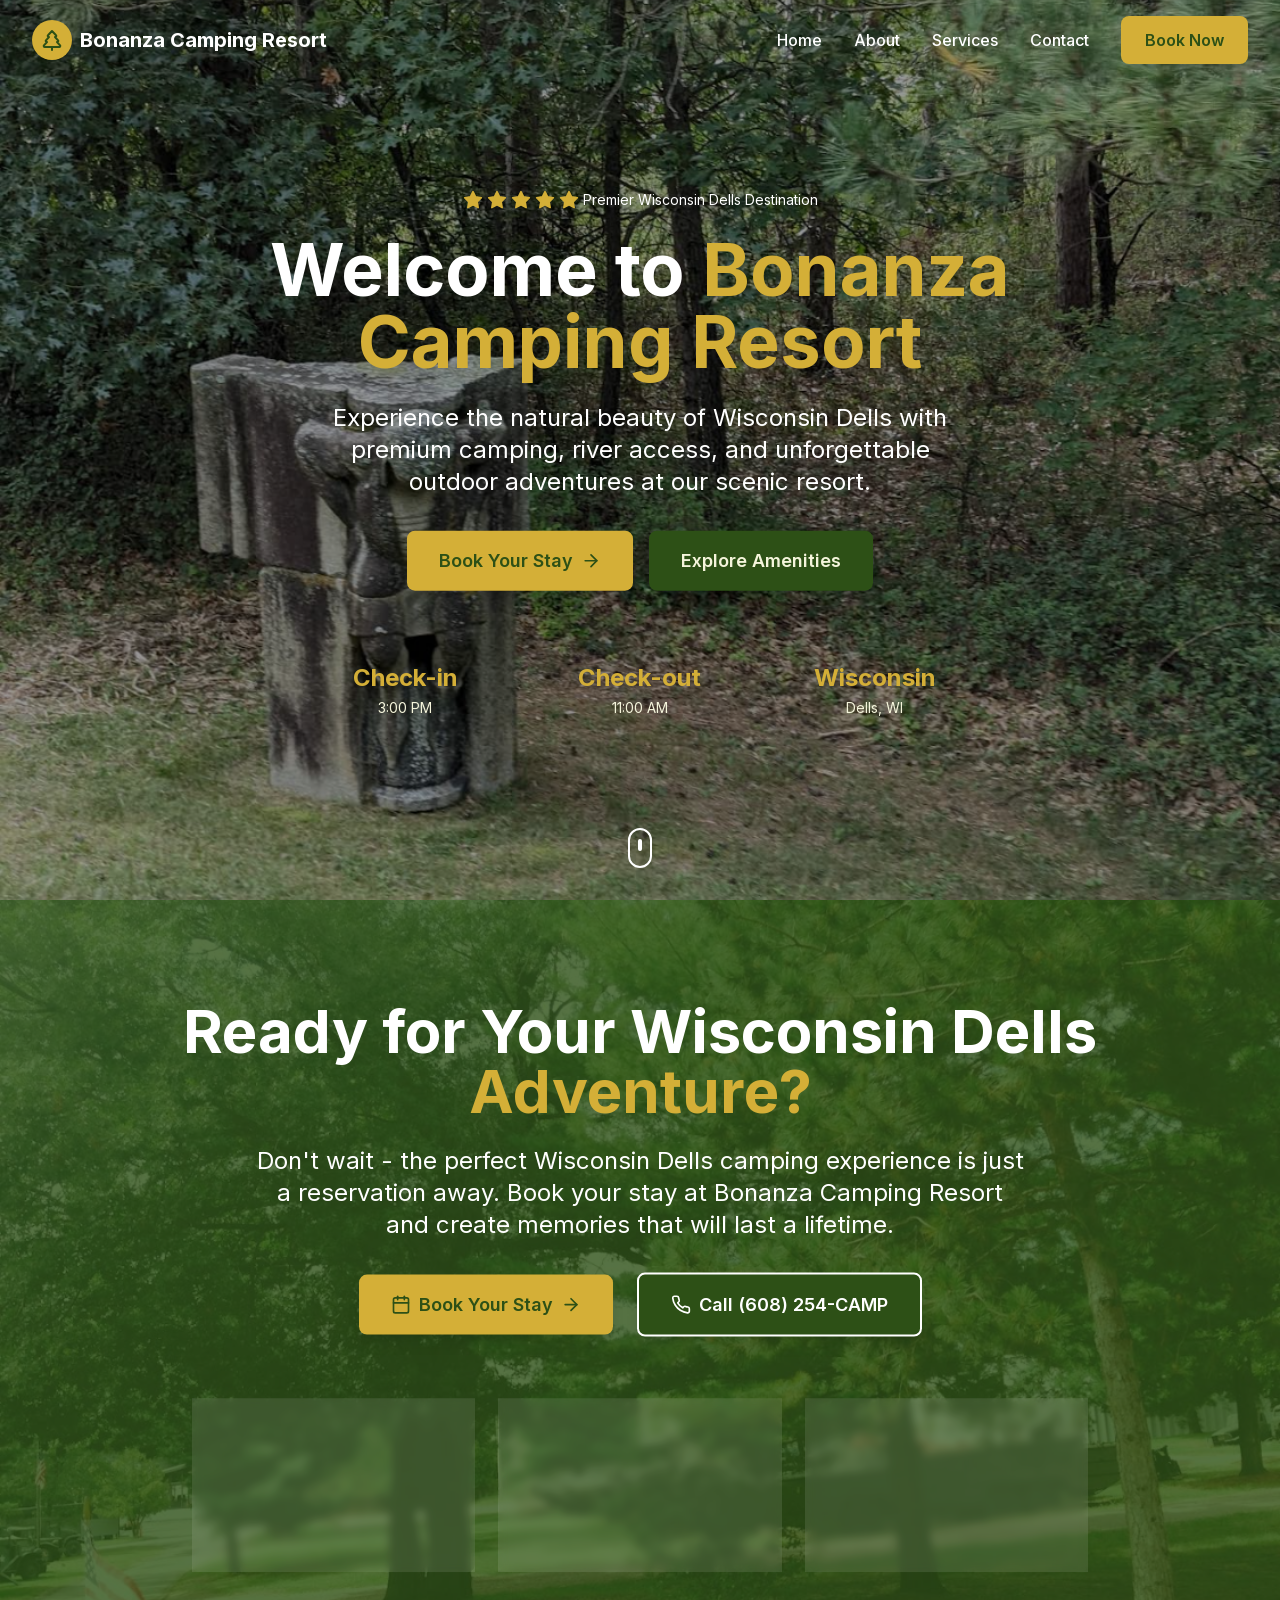
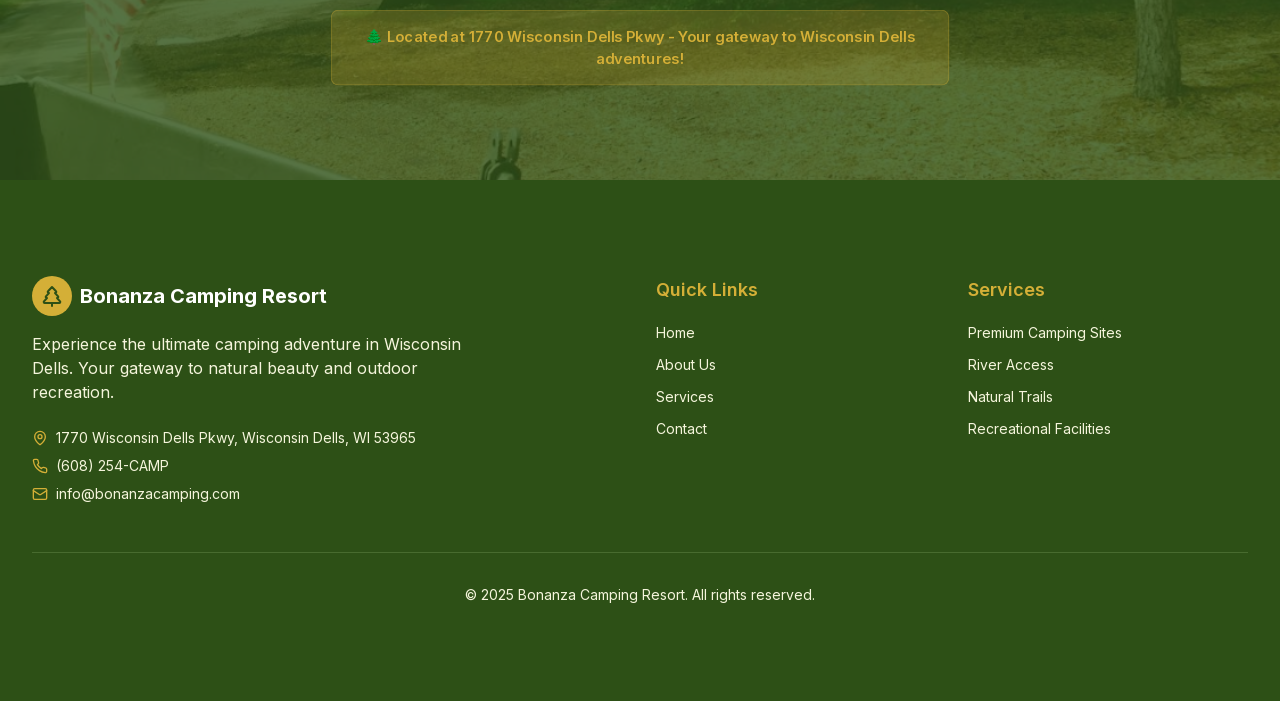
<file: index.html>
<!DOCTYPE html><html lang="en"><head><meta charSet="utf-8"/><meta name="viewport" content="width=device-width, initial-scale=1"/><link rel="preload" href="/_next/static/media/e4af272ccee01ff0-s.p.woff2" as="font" crossorigin="" type="font/woff2"/><link rel="preload" as="image" href="/images/IMG_0676.png" fetchPriority="high"/><link rel="stylesheet" href="/_next/static/css/14978360b65be91a.css" data-precedence="next"/><link rel="preload" as="script" fetchPriority="low" href="/_next/static/chunks/webpack-d2cf98d9cef4ff37.js"/><script src="/_next/static/chunks/ceb5afef-d98ad726377d3148.js" async=""></script><script src="/_next/static/chunks/156-6d78fde4ea8ecce2.js" async=""></script><script src="/_next/static/chunks/main-app-f896963268641fe0.js" async=""></script><script src="/_next/static/chunks/844-6e41e12ca75a821d.js" async=""></script><script src="/_next/static/chunks/1-7f0d245ff1e53e60.js" async=""></script><script src="/_next/static/chunks/84-bed2b2c397266bae.js" async=""></script><script src="/_next/static/chunks/app/page-c00e7a8bd757afc4.js" async=""></script><script src="/_next/static/chunks/app/layout-98c0a580f5e69a9e.js" async=""></script><title>Bonanza Camping - Premium Outdoor Adventures</title><meta name="description" content="Experience the ultimate camping adventure at Bonanza Camping. Premium campsites, outdoor activities, and unforgettable memories in nature."/><meta name="keywords" content="camping, outdoor adventures, nature, hiking, fishing, campfire, wilderness"/><meta name="next-size-adjust"/><script src="/_next/static/chunks/polyfills-42372ed130431b0a.js" noModule=""></script></head><body class="__className_e8ce0c"><header class="fixed top-0 left-0 right-0 z-50 transition-all duration-300 bg-transparent"><div class="container-max"><div class="flex items-center justify-between h-20 px-4 sm:px-6 lg:px-8"><a class="flex items-center space-x-2" href="/"><div class="flex items-center justify-center w-10 h-10 bg-golden-yellow rounded-full"><svg xmlns="http://www.w3.org/2000/svg" width="24" height="24" viewBox="0 0 24 24" fill="none" stroke="currentColor" stroke-width="2" stroke-linecap="round" stroke-linejoin="round" class="lucide lucide-tree-pine w-6 h-6 text-forest-green"><path d="m17 14 3 3.3a1 1 0 0 1-.7 1.7H4.7a1 1 0 0 1-.7-1.7L7 14h-.3a1 1 0 0 1-.7-1.7L9 9h-.2A1 1 0 0 1 8 7.3L12 3l4 4.3a1 1 0 0 1-.8 1.7H15l3 3.3a1 1 0 0 1-.7 1.7H17Z"></path><path d="M12 22v-3"></path></svg></div><span class="text-xl font-bold transition-colors text-white">Bonanza Camping Resort</span></a><nav class="hidden md:flex items-center space-x-8"><a class="font-medium transition-colors hover:text-golden-yellow text-golden-yellow" href="/">Home</a><a class="font-medium transition-colors hover:text-golden-yellow text-white" href="/about/">About</a><a class="font-medium transition-colors hover:text-golden-yellow text-white" href="/services/">Services</a><a class="font-medium transition-colors hover:text-golden-yellow text-white" href="/contact/">Contact</a><a class="btn-primary" href="/contact/">Book Now</a></nav><button class="md:hidden p-2 rounded-lg transition-colors text-white hover:bg-white/10"><svg xmlns="http://www.w3.org/2000/svg" width="24" height="24" viewBox="0 0 24 24" fill="none" stroke="currentColor" stroke-width="2" stroke-linecap="round" stroke-linejoin="round" class="lucide lucide-menu w-6 h-6"><line x1="4" x2="20" y1="12" y2="12"></line><line x1="4" x2="20" y1="6" y2="6"></line><line x1="4" x2="20" y1="18" y2="18"></line></svg></button></div></div></header><main class="min-h-screen"><section class="relative h-screen flex items-center justify-center overflow-hidden"><div class="absolute inset-0"><img alt="Beautiful Bonanza Camping Resort with river and natural scenery" fetchPriority="high" decoding="async" data-nimg="fill" class="object-cover" style="position:absolute;height:100%;width:100%;left:0;top:0;right:0;bottom:0;color:transparent" src="/images/IMG_0676.png"/><div class="absolute inset-0 bg-black/40"></div></div><div class="relative z-10 text-center text-white max-w-4xl mx-auto px-4"><div class="mb-6" style="opacity:0;transform:translateY(50px) translateZ(0)"><div class="flex items-center justify-center space-x-1 mb-4"><svg xmlns="http://www.w3.org/2000/svg" width="24" height="24" viewBox="0 0 24 24" fill="none" stroke="currentColor" stroke-width="2" stroke-linecap="round" stroke-linejoin="round" class="lucide lucide-star w-5 h-5 fill-golden-yellow text-golden-yellow"><polygon points="12 2 15.09 8.26 22 9.27 17 14.14 18.18 21.02 12 17.77 5.82 21.02 7 14.14 2 9.27 8.91 8.26 12 2"></polygon></svg><svg xmlns="http://www.w3.org/2000/svg" width="24" height="24" viewBox="0 0 24 24" fill="none" stroke="currentColor" stroke-width="2" stroke-linecap="round" stroke-linejoin="round" class="lucide lucide-star w-5 h-5 fill-golden-yellow text-golden-yellow"><polygon points="12 2 15.09 8.26 22 9.27 17 14.14 18.18 21.02 12 17.77 5.82 21.02 7 14.14 2 9.27 8.91 8.26 12 2"></polygon></svg><svg xmlns="http://www.w3.org/2000/svg" width="24" height="24" viewBox="0 0 24 24" fill="none" stroke="currentColor" stroke-width="2" stroke-linecap="round" stroke-linejoin="round" class="lucide lucide-star w-5 h-5 fill-golden-yellow text-golden-yellow"><polygon points="12 2 15.09 8.26 22 9.27 17 14.14 18.18 21.02 12 17.77 5.82 21.02 7 14.14 2 9.27 8.91 8.26 12 2"></polygon></svg><svg xmlns="http://www.w3.org/2000/svg" width="24" height="24" viewBox="0 0 24 24" fill="none" stroke="currentColor" stroke-width="2" stroke-linecap="round" stroke-linejoin="round" class="lucide lucide-star w-5 h-5 fill-golden-yellow text-golden-yellow"><polygon points="12 2 15.09 8.26 22 9.27 17 14.14 18.18 21.02 12 17.77 5.82 21.02 7 14.14 2 9.27 8.91 8.26 12 2"></polygon></svg><svg xmlns="http://www.w3.org/2000/svg" width="24" height="24" viewBox="0 0 24 24" fill="none" stroke="currentColor" stroke-width="2" stroke-linecap="round" stroke-linejoin="round" class="lucide lucide-star w-5 h-5 fill-golden-yellow text-golden-yellow"><polygon points="12 2 15.09 8.26 22 9.27 17 14.14 18.18 21.02 12 17.77 5.82 21.02 7 14.14 2 9.27 8.91 8.26 12 2"></polygon></svg><span class="ml-2 text-sm">Premier Wisconsin Dells Destination</span></div></div><h1 class="text-5xl md:text-7xl font-bold mb-6 leading-tight" style="opacity:0;transform:translateY(50px) translateZ(0)">Welcome to<!-- --> <span class="text-golden-yellow">Bonanza Camping Resort</span></h1><p class="text-xl md:text-2xl mb-8 max-w-2xl mx-auto leading-relaxed" style="opacity:0;transform:translateY(50px) translateZ(0)">Experience the natural beauty of Wisconsin Dells with premium camping, river access, and unforgettable outdoor adventures at our scenic resort.</p><div class="flex flex-col sm:flex-row gap-4 justify-center items-center" style="opacity:0;transform:translateY(50px) translateZ(0)"><a class="btn-primary flex items-center space-x-2 text-lg px-8 py-4" href="/contact/"><span>Book Your Stay</span><svg xmlns="http://www.w3.org/2000/svg" width="24" height="24" viewBox="0 0 24 24" fill="none" stroke="currentColor" stroke-width="2" stroke-linecap="round" stroke-linejoin="round" class="lucide lucide-arrow-right w-5 h-5"><path d="M5 12h14"></path><path d="m12 5 7 7-7 7"></path></svg></a><a class="btn-secondary flex items-center space-x-2 text-lg px-8 py-4" href="/services/"><span>Explore Amenities</span></a></div><div class="grid grid-cols-3 gap-8 mt-16 max-w-2xl mx-auto" style="opacity:0;transform:translateY(50px) translateZ(0)"><div class="text-center"><div class="text-2xl font-bold text-golden-yellow mb-1">Check-in</div><div class="text-sm text-cream">3:00 PM</div></div><div class="text-center"><div class="text-2xl font-bold text-golden-yellow mb-1">Check-out</div><div class="text-sm text-cream">11:00 AM</div></div><div class="text-center"><div class="text-2xl font-bold text-golden-yellow mb-1">Wisconsin</div><div class="text-sm text-cream">Dells, WI</div></div></div></div><div class="absolute bottom-8 left-1/2 transform -translate-x-1/2" style="opacity:0"><div class="w-6 h-10 border-2 border-white rounded-full flex justify-center"><div class="w-1 h-3 bg-white rounded-full mt-2"></div></div></div></section><section class="relative section-padding overflow-hidden"><div class="absolute inset-0"><img alt="Beautiful Bonanza Camping Resort scenery" loading="lazy" decoding="async" data-nimg="fill" class="object-cover" style="position:absolute;height:100%;width:100%;left:0;top:0;right:0;bottom:0;color:transparent" src="/images/IMG_0674.png"/><div class="absolute inset-0 bg-forest-green/80"></div></div><div class="relative z-10 container-max text-center text-white"><div style="opacity:0;transform:translateY(50px) translateZ(0)"><h2 class="text-4xl md:text-6xl font-bold mb-6">Ready for Your Wisconsin Dells <span class="text-golden-yellow">Adventure?</span></h2><p class="text-xl md:text-2xl mb-8 max-w-3xl mx-auto leading-relaxed">Don&#x27;t wait - the perfect Wisconsin Dells camping experience is just a reservation away. Book your stay at Bonanza Camping Resort and create memories that will last a lifetime.</p><div class="flex flex-col sm:flex-row gap-6 justify-center items-center mb-12"><a class="btn-primary flex items-center space-x-2 text-lg px-8 py-4 bg-golden-yellow hover:bg-golden-yellow/90 text-forest-green" href="/contact/"><svg xmlns="http://www.w3.org/2000/svg" width="24" height="24" viewBox="0 0 24 24" fill="none" stroke="currentColor" stroke-width="2" stroke-linecap="round" stroke-linejoin="round" class="lucide lucide-calendar w-5 h-5"><path d="M8 2v4"></path><path d="M16 2v4"></path><rect width="18" height="18" x="3" y="4" rx="2"></rect><path d="M3 10h18"></path></svg><span>Book Your Stay</span><svg xmlns="http://www.w3.org/2000/svg" width="24" height="24" viewBox="0 0 24 24" fill="none" stroke="currentColor" stroke-width="2" stroke-linecap="round" stroke-linejoin="round" class="lucide lucide-arrow-right w-5 h-5"><path d="M5 12h14"></path><path d="m12 5 7 7-7 7"></path></svg></a><a href="tel:+16082542267" class="btn-secondary flex items-center space-x-2 text-lg px-8 py-4 border-2 border-white text-white hover:bg-white hover:text-forest-green"><svg xmlns="http://www.w3.org/2000/svg" width="24" height="24" viewBox="0 0 24 24" fill="none" stroke="currentColor" stroke-width="2" stroke-linecap="round" stroke-linejoin="round" class="lucide lucide-phone w-5 h-5"><path d="M22 16.92v3a2 2 0 0 1-2.18 2 19.79 19.79 0 0 1-8.63-3.07 19.5 19.5 0 0 1-6-6 19.79 19.79 0 0 1-3.07-8.67A2 2 0 0 1 4.11 2h3a2 2 0 0 1 2 1.72 12.84 12.84 0 0 0 .7 2.81 2 2 0 0 1-.45 2.11L8.09 9.91a16 16 0 0 0 6 6l1.27-1.27a2 2 0 0 1 2.11-.45 12.84 12.84 0 0 0 2.81.7A2 2 0 0 1 22 16.92z"></path></svg><span>Call (608) 254-CAMP</span></a></div><div class="grid md:grid-cols-3 gap-6 max-w-4xl mx-auto" style="opacity:0;transform:translateY(30px) translateZ(0)"><div class="bg-white/10 backdrop-blur-sm rounded-lg p-6 border border-white/20"><div class="text-3xl mb-3">🏕️</div><h3 class="text-lg font-semibold text-golden-yellow mb-2">Check-in Time</h3><p class="text-cream text-sm">3:00 PM daily - Welcome to your adventure!</p></div><div class="bg-white/10 backdrop-blur-sm rounded-lg p-6 border border-white/20"><div class="text-3xl mb-3">👋</div><h3 class="text-lg font-semibold text-golden-yellow mb-2">Check-out Time</h3><p class="text-cream text-sm">11:00 AM - Thank you for staying with us!</p></div><div class="bg-white/10 backdrop-blur-sm rounded-lg p-6 border border-white/20"><div class="text-3xl mb-3">📍</div><h3 class="text-lg font-semibold text-golden-yellow mb-2">Wisconsin Dells</h3><p class="text-cream text-sm">Prime location for all area attractions</p></div></div><div class="mt-12 p-4 bg-golden-yellow/20 rounded-lg border border-golden-yellow/30 max-w-2xl mx-auto" style="opacity:0;transform:scale(0.9) translateZ(0)"><p class="text-golden-yellow font-semibold">🌲 Located at 1770 Wisconsin Dells Pkwy - Your gateway to Wisconsin Dells adventures!</p></div></div></div></section></main><footer class="bg-forest-green text-white"><div class="container-max section-padding"><div class="grid md:grid-cols-4 gap-8"><div class="md:col-span-2"><div class="flex items-center space-x-2 mb-4"><div class="flex items-center justify-center w-10 h-10 bg-golden-yellow rounded-full"><svg xmlns="http://www.w3.org/2000/svg" width="24" height="24" viewBox="0 0 24 24" fill="none" stroke="currentColor" stroke-width="2" stroke-linecap="round" stroke-linejoin="round" class="lucide lucide-tree-pine w-6 h-6 text-forest-green"><path d="m17 14 3 3.3a1 1 0 0 1-.7 1.7H4.7a1 1 0 0 1-.7-1.7L7 14h-.3a1 1 0 0 1-.7-1.7L9 9h-.2A1 1 0 0 1 8 7.3L12 3l4 4.3a1 1 0 0 1-.8 1.7H15l3 3.3a1 1 0 0 1-.7 1.7H17Z"></path><path d="M12 22v-3"></path></svg></div><span class="text-xl font-bold">Bonanza Camping Resort</span></div><p class="text-cream mb-6 max-w-md">Experience the ultimate camping adventure in Wisconsin Dells. Your gateway to natural beauty and outdoor recreation.</p><div class="space-y-2"><div class="flex items-center space-x-2"><svg xmlns="http://www.w3.org/2000/svg" width="24" height="24" viewBox="0 0 24 24" fill="none" stroke="currentColor" stroke-width="2" stroke-linecap="round" stroke-linejoin="round" class="lucide lucide-map-pin w-4 h-4 text-golden-yellow"><path d="M20 10c0 4.993-5.539 10.193-7.399 11.799a1 1 0 0 1-1.202 0C9.539 20.193 4 14.993 4 10a8 8 0 0 1 16 0"></path><circle cx="12" cy="10" r="3"></circle></svg><span class="text-sm text-cream">1770 Wisconsin Dells Pkwy, Wisconsin Dells, WI 53965</span></div><div class="flex items-center space-x-2"><svg xmlns="http://www.w3.org/2000/svg" width="24" height="24" viewBox="0 0 24 24" fill="none" stroke="currentColor" stroke-width="2" stroke-linecap="round" stroke-linejoin="round" class="lucide lucide-phone w-4 h-4 text-golden-yellow"><path d="M22 16.92v3a2 2 0 0 1-2.18 2 19.79 19.79 0 0 1-8.63-3.07 19.5 19.5 0 0 1-6-6 19.79 19.79 0 0 1-3.07-8.67A2 2 0 0 1 4.11 2h3a2 2 0 0 1 2 1.72 12.84 12.84 0 0 0 .7 2.81 2 2 0 0 1-.45 2.11L8.09 9.91a16 16 0 0 0 6 6l1.27-1.27a2 2 0 0 1 2.11-.45 12.84 12.84 0 0 0 2.81.7A2 2 0 0 1 22 16.92z"></path></svg><span class="text-sm text-cream">(608) 254-CAMP</span></div><div class="flex items-center space-x-2"><svg xmlns="http://www.w3.org/2000/svg" width="24" height="24" viewBox="0 0 24 24" fill="none" stroke="currentColor" stroke-width="2" stroke-linecap="round" stroke-linejoin="round" class="lucide lucide-mail w-4 h-4 text-golden-yellow"><rect width="20" height="16" x="2" y="4" rx="2"></rect><path d="m22 7-8.97 5.7a1.94 1.94 0 0 1-2.06 0L2 7"></path></svg><span class="text-sm text-cream">info@bonanzacamping.com</span></div></div></div><div><h3 class="text-lg font-semibold mb-4 text-golden-yellow">Quick Links</h3><ul class="space-y-2"><li><a class="text-cream hover:text-golden-yellow transition-colors text-sm" href="/">Home</a></li><li><a class="text-cream hover:text-golden-yellow transition-colors text-sm" href="/about/">About Us</a></li><li><a class="text-cream hover:text-golden-yellow transition-colors text-sm" href="/services/">Services</a></li><li><a class="text-cream hover:text-golden-yellow transition-colors text-sm" href="/contact/">Contact</a></li></ul></div><div><h3 class="text-lg font-semibold mb-4 text-golden-yellow">Services</h3><ul class="space-y-2"><li><span class="text-cream text-sm">Premium Camping Sites</span></li><li><span class="text-cream text-sm">River Access</span></li><li><span class="text-cream text-sm">Natural Trails</span></li><li><span class="text-cream text-sm">Recreational Facilities</span></li></ul></div></div><div class="border-t border-sage-green/30 mt-12 pt-8 text-center"><p class="text-cream text-sm">© 2025 Bonanza Camping Resort. All rights reserved.</p></div></div></footer><script src="/_next/static/chunks/webpack-d2cf98d9cef4ff37.js" async=""></script><script>(self.__next_f=self.__next_f||[]).push([0]);self.__next_f.push([2,null])</script><script>self.__next_f.push([1,"1:HL[\"/_next/static/media/e4af272ccee01ff0-s.p.woff2\",\"font\",{\"crossOrigin\":\"\",\"type\":\"font/woff2\"}]\n2:HL[\"/_next/static/css/14978360b65be91a.css\",\"style\"]\n"])</script><script>self.__next_f.push([1,"3:I[5616,[],\"\"]\n5:I[1706,[],\"ClientPageRoot\"]\n6:I[2766,[\"844\",\"static/chunks/844-6e41e12ca75a821d.js\",\"1\",\"static/chunks/1-7f0d245ff1e53e60.js\",\"84\",\"static/chunks/84-bed2b2c397266bae.js\",\"931\",\"static/chunks/app/page-c00e7a8bd757afc4.js\"],\"default\",1]\n7:I[20,[\"844\",\"static/chunks/844-6e41e12ca75a821d.js\",\"84\",\"static/chunks/84-bed2b2c397266bae.js\",\"185\",\"static/chunks/app/layout-98c0a580f5e69a9e.js\"],\"Header\"]\n8:I[6146,[],\"\"]\n9:I[4411,[],\"\"]\na:I[5558,[\"844\",\"static/chunks/844-6e41e12ca75a821d.js\",\"84\",\"static/chunks/84-bed2b2c397266bae.js\",\"185\",\"static/chunks/app/layout-98c0a580f5e69a9e.js\"],\"\"]\nc:I[7141,[],\"\"]\nd:[]\n"])</script><script>self.__next_f.push([1,"0:[\"$\",\"$L3\",null,{\"buildId\":\"YOH4CrGNHc1H3gzqiXBF_\",\"assetPrefix\":\"\",\"urlParts\":[\"\",\"\"],\"initialTree\":[\"\",{\"children\":[\"__PAGE__\",{}]},\"$undefined\",\"$undefined\",true],\"initialSeedData\":[\"\",{\"children\":[\"__PAGE__\",{},[[\"$L4\",[\"$\",\"$L5\",null,{\"props\":{\"params\":{},\"searchParams\":{}},\"Component\":\"$6\"}],null],null],null]},[[[[\"$\",\"link\",\"0\",{\"rel\":\"stylesheet\",\"href\":\"/_next/static/css/14978360b65be91a.css\",\"precedence\":\"next\",\"crossOrigin\":\"$undefined\"}]],[\"$\",\"html\",null,{\"lang\":\"en\",\"children\":[\"$\",\"body\",null,{\"className\":\"__className_e8ce0c\",\"children\":[[\"$\",\"$L7\",null,{}],[\"$\",\"main\",null,{\"className\":\"min-h-screen\",\"children\":[\"$\",\"$L8\",null,{\"parallelRouterKey\":\"children\",\"segmentPath\":[\"children\"],\"error\":\"$undefined\",\"errorStyles\":\"$undefined\",\"errorScripts\":\"$undefined\",\"template\":[\"$\",\"$L9\",null,{}],\"templateStyles\":\"$undefined\",\"templateScripts\":\"$undefined\",\"notFound\":[[\"$\",\"title\",null,{\"children\":\"404: This page could not be found.\"}],[\"$\",\"div\",null,{\"style\":{\"fontFamily\":\"system-ui,\\\"Segoe UI\\\",Roboto,Helvetica,Arial,sans-serif,\\\"Apple Color Emoji\\\",\\\"Segoe UI Emoji\\\"\",\"height\":\"100vh\",\"textAlign\":\"center\",\"display\":\"flex\",\"flexDirection\":\"column\",\"alignItems\":\"center\",\"justifyContent\":\"center\"},\"children\":[\"$\",\"div\",null,{\"children\":[[\"$\",\"style\",null,{\"dangerouslySetInnerHTML\":{\"__html\":\"body{color:#000;background:#fff;margin:0}.next-error-h1{border-right:1px solid rgba(0,0,0,.3)}@media (prefers-color-scheme:dark){body{color:#fff;background:#000}.next-error-h1{border-right:1px solid rgba(255,255,255,.3)}}\"}}],[\"$\",\"h1\",null,{\"className\":\"next-error-h1\",\"style\":{\"display\":\"inline-block\",\"margin\":\"0 20px 0 0\",\"padding\":\"0 23px 0 0\",\"fontSize\":24,\"fontWeight\":500,\"verticalAlign\":\"top\",\"lineHeight\":\"49px\"},\"children\":\"404\"}],[\"$\",\"div\",null,{\"style\":{\"display\":\"inline-block\"},\"children\":[\"$\",\"h2\",null,{\"style\":{\"fontSize\":14,\"fontWeight\":400,\"lineHeight\":\"49px\",\"margin\":0},\"children\":\"This page could not be found.\"}]}]]}]}]],\"notFoundStyles\":[]}]}],[\"$\",\"footer\",null,{\"className\":\"bg-forest-green text-white\",\"children\":[\"$\",\"div\",null,{\"className\":\"container-max section-padding\",\"children\":[[\"$\",\"div\",null,{\"className\":\"grid md:grid-cols-4 gap-8\",\"children\":[[\"$\",\"div\",null,{\"className\":\"md:col-span-2\",\"children\":[[\"$\",\"div\",null,{\"className\":\"flex items-center space-x-2 mb-4\",\"children\":[[\"$\",\"div\",null,{\"className\":\"flex items-center justify-center w-10 h-10 bg-golden-yellow rounded-full\",\"children\":[\"$\",\"svg\",null,{\"xmlns\":\"http://www.w3.org/2000/svg\",\"width\":24,\"height\":24,\"viewBox\":\"0 0 24 24\",\"fill\":\"none\",\"stroke\":\"currentColor\",\"strokeWidth\":2,\"strokeLinecap\":\"round\",\"strokeLinejoin\":\"round\",\"className\":\"lucide lucide-tree-pine w-6 h-6 text-forest-green\",\"children\":[[\"$\",\"path\",\"cpyugq\",{\"d\":\"m17 14 3 3.3a1 1 0 0 1-.7 1.7H4.7a1 1 0 0 1-.7-1.7L7 14h-.3a1 1 0 0 1-.7-1.7L9 9h-.2A1 1 0 0 1 8 7.3L12 3l4 4.3a1 1 0 0 1-.8 1.7H15l3 3.3a1 1 0 0 1-.7 1.7H17Z\"}],[\"$\",\"path\",\"kmzjlo\",{\"d\":\"M12 22v-3\"}],\"$undefined\"]}]}],[\"$\",\"span\",null,{\"className\":\"text-xl font-bold\",\"children\":\"Bonanza Camping Resort\"}]]}],[\"$\",\"p\",null,{\"className\":\"text-cream mb-6 max-w-md\",\"children\":\"Experience the ultimate camping adventure in Wisconsin Dells. Your gateway to natural beauty and outdoor recreation.\"}],[\"$\",\"div\",null,{\"className\":\"space-y-2\",\"children\":[[\"$\",\"div\",null,{\"className\":\"flex items-center space-x-2\",\"children\":[[\"$\",\"svg\",null,{\"xmlns\":\"http://www.w3.org/2000/svg\",\"width\":24,\"height\":24,\"viewBox\":\"0 0 24 24\",\"fill\":\"none\",\"stroke\":\"currentColor\",\"strokeWidth\":2,\"strokeLinecap\":\"round\",\"strokeLinejoin\":\"round\",\"className\":\"lucide lucide-map-pin w-4 h-4 text-golden-yellow\",\"children\":[[\"$\",\"path\",\"1r0f0z\",{\"d\":\"M20 10c0 4.993-5.539 10.193-7.399 11.799a1 1 0 0 1-1.202 0C9.539 20.193 4 14.993 4 10a8 8 0 0 1 16 0\"}],[\"$\",\"circle\",\"ilqhr7\",{\"cx\":\"12\",\"cy\":\"10\",\"r\":\"3\"}],\"$undefined\"]}],[\"$\",\"span\",null,{\"className\":\"text-sm text-cream\",\"children\":\"1770 Wisconsin Dells Pkwy, Wisconsin Dells, WI 53965\"}]]}],[\"$\",\"div\",null,{\"className\":\"flex items-center space-x-2\",\"children\":[[\"$\",\"svg\",null,{\"xmlns\":\"http://www.w3.org/2000/svg\",\"width\":24,\"height\":24,\"viewBox\":\"0 0 24 24\",\"fill\":\"none\",\"stroke\":\"currentColor\",\"strokeWidth\":2,\"strokeLinecap\":\"round\",\"strokeLinejoin\":\"round\",\"className\":\"lucide lucide-phone w-4 h-4 text-golden-yellow\",\"children\":[[\"$\",\"path\",\"foiqr5\",{\"d\":\"M22 16.92v3a2 2 0 0 1-2.18 2 19.79 19.79 0 0 1-8.63-3.07 19.5 19.5 0 0 1-6-6 19.79 19.79 0 0 1-3.07-8.67A2 2 0 0 1 4.11 2h3a2 2 0 0 1 2 1.72 12.84 12.84 0 0 0 .7 2.81 2 2 0 0 1-.45 2.11L8.09 9.91a16 16 0 0 0 6 6l1.27-1.27a2 2 0 0 1 2.11-.45 12.84 12.84 0 0 0 2.81.7A2 2 0 0 1 22 16.92z\"}],\"$undefined\"]}],[\"$\",\"span\",null,{\"className\":\"text-sm text-cream\",\"children\":\"(608) 254-CAMP\"}]]}],[\"$\",\"div\",null,{\"className\":\"flex items-center space-x-2\",\"children\":[[\"$\",\"svg\",null,{\"xmlns\":\"http://www.w3.org/2000/svg\",\"width\":24,\"height\":24,\"viewBox\":\"0 0 24 24\",\"fill\":\"none\",\"stroke\":\"currentColor\",\"strokeWidth\":2,\"strokeLinecap\":\"round\",\"strokeLinejoin\":\"round\",\"className\":\"lucide lucide-mail w-4 h-4 text-golden-yellow\",\"children\":[[\"$\",\"rect\",\"18n3k1\",{\"width\":\"20\",\"height\":\"16\",\"x\":\"2\",\"y\":\"4\",\"rx\":\"2\"}],[\"$\",\"path\",\"1ocrg3\",{\"d\":\"m22 7-8.97 5.7a1.94 1.94 0 0 1-2.06 0L2 7\"}],\"$undefined\"]}],[\"$\",\"span\",null,{\"className\":\"text-sm text-cream\",\"children\":\"info@bonanzacamping.com\"}]]}]]}]]}],[\"$\",\"div\",null,{\"children\":[[\"$\",\"h3\",null,{\"className\":\"text-lg font-semibold mb-4 text-golden-yellow\",\"children\":\"Quick Links\"}],[\"$\",\"ul\",null,{\"className\":\"space-y-2\",\"children\":[[\"$\",\"li\",\"Home\",{\"children\":[\"$\",\"$La\",null,{\"href\":\"/\",\"className\":\"text-cream hover:text-golden-yellow transition-colors text-sm\",\"children\":\"Home\"}]}],[\"$\",\"li\",\"About Us\",{\"children\":[\"$\",\"$La\",null,{\"href\":\"/about\",\"className\":\"text-cream hover:text-golden-yellow transition-colors text-sm\",\"children\":\"About Us\"}]}],[\"$\",\"li\",\"Services\",{\"children\":[\"$\",\"$La\",null,{\"href\":\"/services\",\"className\":\"text-cream hover:text-golden-yellow transition-colors text-sm\",\"children\":\"Services\"}]}],[\"$\",\"li\",\"Contact\",{\"children\":[\"$\",\"$La\",null,{\"href\":\"/contact\",\"className\":\"text-cream hover:text-golden-yellow transition-colors text-sm\",\"children\":\"Contact\"}]}]]}]]}],[\"$\",\"div\",null,{\"children\":[[\"$\",\"h3\",null,{\"className\":\"text-lg font-semibold mb-4 text-golden-yellow\",\"children\":\"Services\"}],[\"$\",\"ul\",null,{\"className\":\"space-y-2\",\"children\":[[\"$\",\"li\",\"Premium Camping Sites\",{\"children\":[\"$\",\"span\",null,{\"className\":\"text-cream text-sm\",\"children\":\"Premium Camping Sites\"}]}],[\"$\",\"li\",\"River Access\",{\"children\":[\"$\",\"span\",null,{\"className\":\"text-cream text-sm\",\"children\":\"River Access\"}]}],[\"$\",\"li\",\"Natural Trails\",{\"children\":[\"$\",\"span\",null,{\"className\":\"text-cream text-sm\",\"children\":\"Natural Trails\"}]}],[\"$\",\"li\",\"Recreational Facilities\",{\"children\":[\"$\",\"span\",null,{\"className\":\"text-cream text-sm\",\"children\":\"Recreational Facilities\"}]}]]}]]}]]}],[\"$\",\"div\",null,{\"className\":\"border-t border-sage-green/30 mt-12 pt-8 text-center\",\"children\":[\"$\",\"p\",null,{\"className\":\"text-cream text-sm\",\"children\":\"© 2025 Bonanza Camping Resort. All rights reserved.\"}]}]]}]}]]}]}]],null],null],\"couldBeIntercepted\":false,\"initialHead\":[null,\"$Lb\"],\"globalErrorComponent\":\"$c\",\"missingSlots\":\"$Wd\"}]\n"])</script><script>self.__next_f.push([1,"b:[[\"$\",\"meta\",\"0\",{\"name\":\"viewport\",\"content\":\"width=device-width, initial-scale=1\"}],[\"$\",\"meta\",\"1\",{\"charSet\":\"utf-8\"}],[\"$\",\"title\",\"2\",{\"children\":\"Bonanza Camping - Premium Outdoor Adventures\"}],[\"$\",\"meta\",\"3\",{\"name\":\"description\",\"content\":\"Experience the ultimate camping adventure at Bonanza Camping. Premium campsites, outdoor activities, and unforgettable memories in nature.\"}],[\"$\",\"meta\",\"4\",{\"name\":\"keywords\",\"content\":\"camping, outdoor adventures, nature, hiking, fishing, campfire, wilderness\"}],[\"$\",\"meta\",\"5\",{\"name\":\"next-size-adjust\"}]]\n4:null\n"])</script></body></html>
</file>
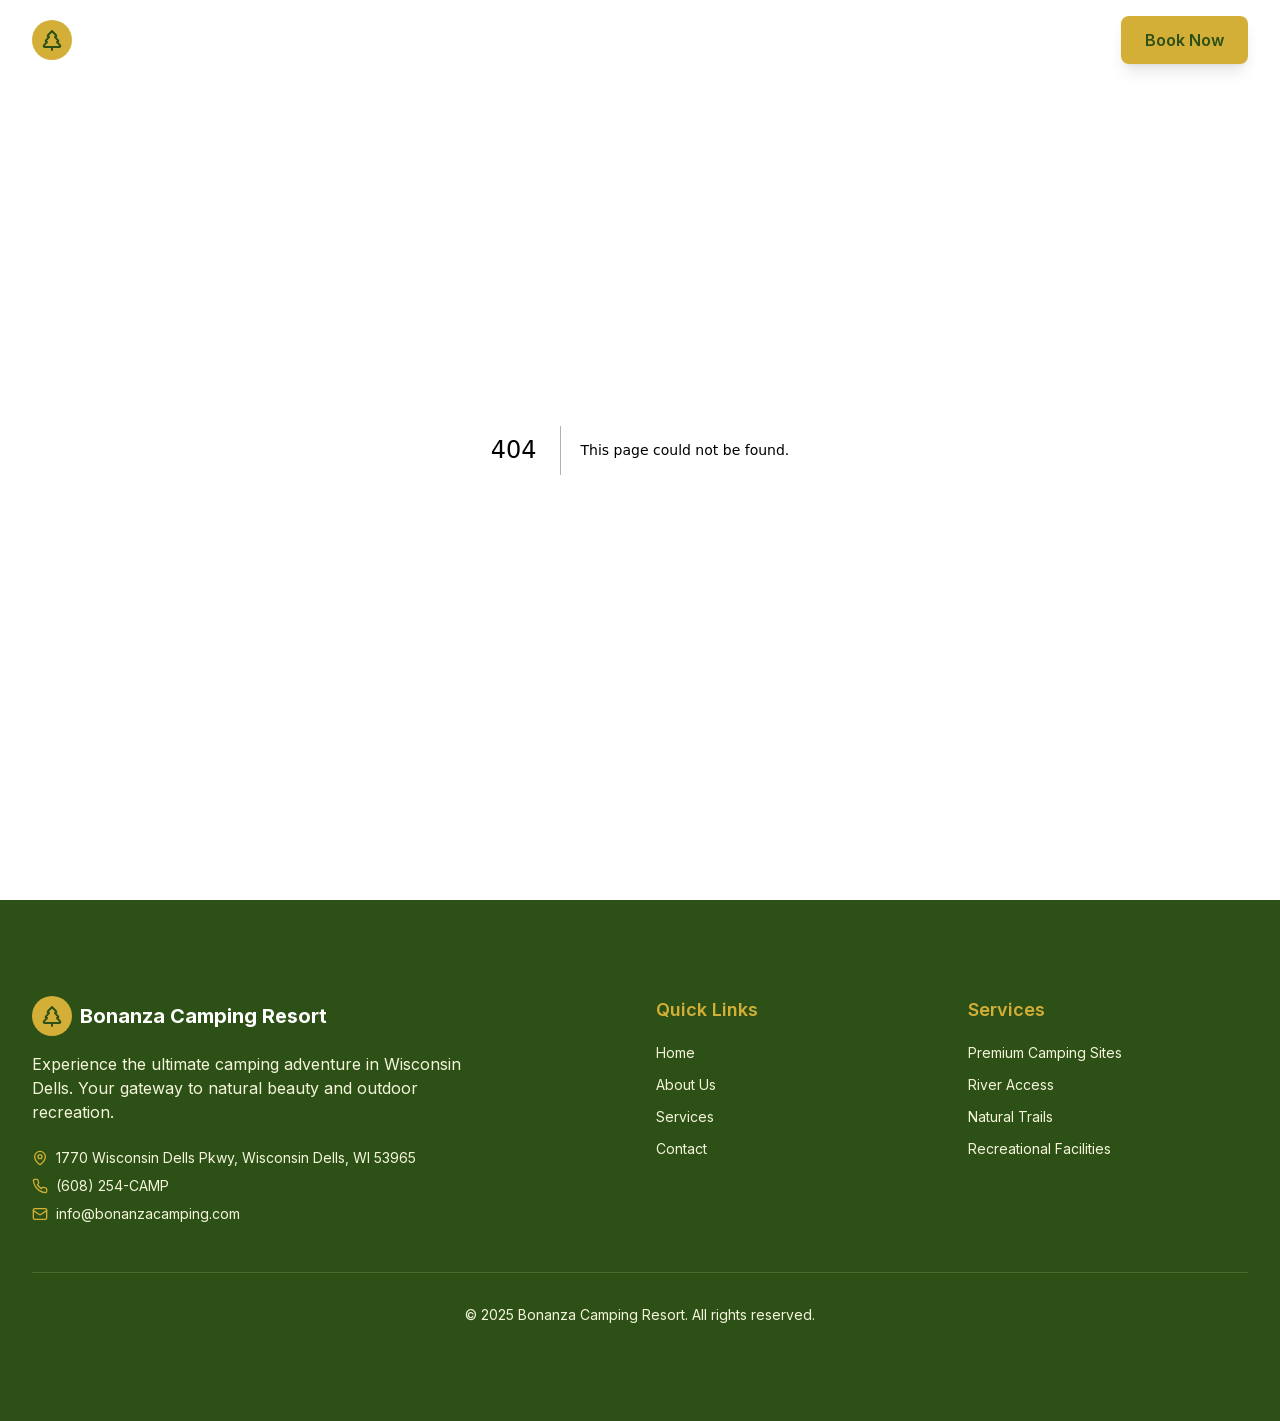
<file: 404/index.html>
<!DOCTYPE html><html lang="en"><head><meta charSet="utf-8"/><meta name="viewport" content="width=device-width, initial-scale=1"/><link rel="preload" href="/_next/static/media/e4af272ccee01ff0-s.p.woff2" as="font" crossorigin="" type="font/woff2"/><link rel="stylesheet" href="/_next/static/css/14978360b65be91a.css" data-precedence="next"/><link rel="preload" as="script" fetchPriority="low" href="/_next/static/chunks/webpack-d2cf98d9cef4ff37.js"/><script src="/_next/static/chunks/ceb5afef-d98ad726377d3148.js" async=""></script><script src="/_next/static/chunks/156-6d78fde4ea8ecce2.js" async=""></script><script src="/_next/static/chunks/main-app-f896963268641fe0.js" async=""></script><script src="/_next/static/chunks/844-6e41e12ca75a821d.js" async=""></script><script src="/_next/static/chunks/84-bed2b2c397266bae.js" async=""></script><script src="/_next/static/chunks/app/layout-98c0a580f5e69a9e.js" async=""></script><meta name="robots" content="noindex"/><title>404: This page could not be found.</title><title>Bonanza Camping - Premium Outdoor Adventures</title><meta name="description" content="Experience the ultimate camping adventure at Bonanza Camping. Premium campsites, outdoor activities, and unforgettable memories in nature."/><meta name="keywords" content="camping, outdoor adventures, nature, hiking, fishing, campfire, wilderness"/><meta name="next-size-adjust"/><script src="/_next/static/chunks/polyfills-42372ed130431b0a.js" noModule=""></script></head><body class="__className_e8ce0c"><header class="fixed top-0 left-0 right-0 z-50 transition-all duration-300 bg-transparent"><div class="container-max"><div class="flex items-center justify-between h-20 px-4 sm:px-6 lg:px-8"><a class="flex items-center space-x-2" href="/"><div class="flex items-center justify-center w-10 h-10 bg-golden-yellow rounded-full"><svg xmlns="http://www.w3.org/2000/svg" width="24" height="24" viewBox="0 0 24 24" fill="none" stroke="currentColor" stroke-width="2" stroke-linecap="round" stroke-linejoin="round" class="lucide lucide-tree-pine w-6 h-6 text-forest-green"><path d="m17 14 3 3.3a1 1 0 0 1-.7 1.7H4.7a1 1 0 0 1-.7-1.7L7 14h-.3a1 1 0 0 1-.7-1.7L9 9h-.2A1 1 0 0 1 8 7.3L12 3l4 4.3a1 1 0 0 1-.8 1.7H15l3 3.3a1 1 0 0 1-.7 1.7H17Z"></path><path d="M12 22v-3"></path></svg></div><span class="text-xl font-bold transition-colors text-white">Bonanza Camping Resort</span></a><nav class="hidden md:flex items-center space-x-8"><a class="font-medium transition-colors hover:text-golden-yellow text-white" href="/">Home</a><a class="font-medium transition-colors hover:text-golden-yellow text-white" href="/about/">About</a><a class="font-medium transition-colors hover:text-golden-yellow text-white" href="/services/">Services</a><a class="font-medium transition-colors hover:text-golden-yellow text-white" href="/contact/">Contact</a><a class="btn-primary" href="/contact/">Book Now</a></nav><button class="md:hidden p-2 rounded-lg transition-colors text-white hover:bg-white/10"><svg xmlns="http://www.w3.org/2000/svg" width="24" height="24" viewBox="0 0 24 24" fill="none" stroke="currentColor" stroke-width="2" stroke-linecap="round" stroke-linejoin="round" class="lucide lucide-menu w-6 h-6"><line x1="4" x2="20" y1="12" y2="12"></line><line x1="4" x2="20" y1="6" y2="6"></line><line x1="4" x2="20" y1="18" y2="18"></line></svg></button></div></div></header><main class="min-h-screen"><div style="font-family:system-ui,&quot;Segoe UI&quot;,Roboto,Helvetica,Arial,sans-serif,&quot;Apple Color Emoji&quot;,&quot;Segoe UI Emoji&quot;;height:100vh;text-align:center;display:flex;flex-direction:column;align-items:center;justify-content:center"><div><style>body{color:#000;background:#fff;margin:0}.next-error-h1{border-right:1px solid rgba(0,0,0,.3)}@media (prefers-color-scheme:dark){body{color:#fff;background:#000}.next-error-h1{border-right:1px solid rgba(255,255,255,.3)}}</style><h1 class="next-error-h1" style="display:inline-block;margin:0 20px 0 0;padding:0 23px 0 0;font-size:24px;font-weight:500;vertical-align:top;line-height:49px">404</h1><div style="display:inline-block"><h2 style="font-size:14px;font-weight:400;line-height:49px;margin:0">This page could not be found.</h2></div></div></div></main><footer class="bg-forest-green text-white"><div class="container-max section-padding"><div class="grid md:grid-cols-4 gap-8"><div class="md:col-span-2"><div class="flex items-center space-x-2 mb-4"><div class="flex items-center justify-center w-10 h-10 bg-golden-yellow rounded-full"><svg xmlns="http://www.w3.org/2000/svg" width="24" height="24" viewBox="0 0 24 24" fill="none" stroke="currentColor" stroke-width="2" stroke-linecap="round" stroke-linejoin="round" class="lucide lucide-tree-pine w-6 h-6 text-forest-green"><path d="m17 14 3 3.3a1 1 0 0 1-.7 1.7H4.7a1 1 0 0 1-.7-1.7L7 14h-.3a1 1 0 0 1-.7-1.7L9 9h-.2A1 1 0 0 1 8 7.3L12 3l4 4.3a1 1 0 0 1-.8 1.7H15l3 3.3a1 1 0 0 1-.7 1.7H17Z"></path><path d="M12 22v-3"></path></svg></div><span class="text-xl font-bold">Bonanza Camping Resort</span></div><p class="text-cream mb-6 max-w-md">Experience the ultimate camping adventure in Wisconsin Dells. Your gateway to natural beauty and outdoor recreation.</p><div class="space-y-2"><div class="flex items-center space-x-2"><svg xmlns="http://www.w3.org/2000/svg" width="24" height="24" viewBox="0 0 24 24" fill="none" stroke="currentColor" stroke-width="2" stroke-linecap="round" stroke-linejoin="round" class="lucide lucide-map-pin w-4 h-4 text-golden-yellow"><path d="M20 10c0 4.993-5.539 10.193-7.399 11.799a1 1 0 0 1-1.202 0C9.539 20.193 4 14.993 4 10a8 8 0 0 1 16 0"></path><circle cx="12" cy="10" r="3"></circle></svg><span class="text-sm text-cream">1770 Wisconsin Dells Pkwy, Wisconsin Dells, WI 53965</span></div><div class="flex items-center space-x-2"><svg xmlns="http://www.w3.org/2000/svg" width="24" height="24" viewBox="0 0 24 24" fill="none" stroke="currentColor" stroke-width="2" stroke-linecap="round" stroke-linejoin="round" class="lucide lucide-phone w-4 h-4 text-golden-yellow"><path d="M22 16.92v3a2 2 0 0 1-2.18 2 19.79 19.79 0 0 1-8.63-3.07 19.5 19.5 0 0 1-6-6 19.79 19.79 0 0 1-3.07-8.67A2 2 0 0 1 4.11 2h3a2 2 0 0 1 2 1.72 12.84 12.84 0 0 0 .7 2.81 2 2 0 0 1-.45 2.11L8.09 9.91a16 16 0 0 0 6 6l1.27-1.27a2 2 0 0 1 2.11-.45 12.84 12.84 0 0 0 2.81.7A2 2 0 0 1 22 16.92z"></path></svg><span class="text-sm text-cream">(608) 254-CAMP</span></div><div class="flex items-center space-x-2"><svg xmlns="http://www.w3.org/2000/svg" width="24" height="24" viewBox="0 0 24 24" fill="none" stroke="currentColor" stroke-width="2" stroke-linecap="round" stroke-linejoin="round" class="lucide lucide-mail w-4 h-4 text-golden-yellow"><rect width="20" height="16" x="2" y="4" rx="2"></rect><path d="m22 7-8.97 5.7a1.94 1.94 0 0 1-2.06 0L2 7"></path></svg><span class="text-sm text-cream">info@bonanzacamping.com</span></div></div></div><div><h3 class="text-lg font-semibold mb-4 text-golden-yellow">Quick Links</h3><ul class="space-y-2"><li><a class="text-cream hover:text-golden-yellow transition-colors text-sm" href="/">Home</a></li><li><a class="text-cream hover:text-golden-yellow transition-colors text-sm" href="/about/">About Us</a></li><li><a class="text-cream hover:text-golden-yellow transition-colors text-sm" href="/services/">Services</a></li><li><a class="text-cream hover:text-golden-yellow transition-colors text-sm" href="/contact/">Contact</a></li></ul></div><div><h3 class="text-lg font-semibold mb-4 text-golden-yellow">Services</h3><ul class="space-y-2"><li><span class="text-cream text-sm">Premium Camping Sites</span></li><li><span class="text-cream text-sm">River Access</span></li><li><span class="text-cream text-sm">Natural Trails</span></li><li><span class="text-cream text-sm">Recreational Facilities</span></li></ul></div></div><div class="border-t border-sage-green/30 mt-12 pt-8 text-center"><p class="text-cream text-sm">© 2025 Bonanza Camping Resort. All rights reserved.</p></div></div></footer><script src="/_next/static/chunks/webpack-d2cf98d9cef4ff37.js" async=""></script><script>(self.__next_f=self.__next_f||[]).push([0]);self.__next_f.push([2,null])</script><script>self.__next_f.push([1,"1:HL[\"/_next/static/media/e4af272ccee01ff0-s.p.woff2\",\"font\",{\"crossOrigin\":\"\",\"type\":\"font/woff2\"}]\n2:HL[\"/_next/static/css/14978360b65be91a.css\",\"style\"]\n"])</script><script>self.__next_f.push([1,"3:I[5616,[],\"\"]\n5:I[6146,[],\"\"]\n6:I[4411,[],\"\"]\n7:I[20,[\"844\",\"static/chunks/844-6e41e12ca75a821d.js\",\"84\",\"static/chunks/84-bed2b2c397266bae.js\",\"185\",\"static/chunks/app/layout-98c0a580f5e69a9e.js\"],\"Header\"]\nc:I[5558,[\"844\",\"static/chunks/844-6e41e12ca75a821d.js\",\"84\",\"static/chunks/84-bed2b2c397266bae.js\",\"185\",\"static/chunks/app/layout-98c0a580f5e69a9e.js\"],\"\"]\ne:I[7141,[],\"\"]\n8:{\"fontFamily\":\"system-ui,\\\"Segoe UI\\\",Roboto,Helvetica,Arial,sans-serif,\\\"Apple Color Emoji\\\",\\\"Segoe UI Emoji\\\"\",\"height\":\"100vh\",\"textAlign\":\"center\",\"display\":\"flex\",\"flexDirection\":\"column\",\"alignItems\":\"center\",\"justifyContent\":\"center\"}\n9:{\"display\":\"inline-block\",\"margin\":\"0 20px 0 0\",\"padding\":\"0 23px 0 0\",\"fontSize\":24,\"fontWeight\":500,\"verticalAlign\":\"top\",\"lineHeight\":\"49px\"}\na:{\"display\":\"inline-block\"}\nb:{\"fontSize\":14,\"fontWeight\":400,\"lineHeight\":\"49px\",\"margin\":0}\nf:[]\n"])</script><script>self.__next_f.push([1,"0:[\"$\",\"$L3\",null,{\"buildId\":\"YOH4CrGNHc1H3gzqiXBF_\",\"assetPrefix\":\"\",\"urlParts\":[\"\",\"_not-found\",\"\"],\"initialTree\":[\"\",{\"children\":[\"/_not-found\",{\"children\":[\"__PAGE__\",{}]}]},\"$undefined\",\"$undefined\",true],\"initialSeedData\":[\"\",{\"children\":[\"/_not-found\",{\"children\":[\"__PAGE__\",{},[[\"$L4\",[[\"$\",\"title\",null,{\"children\":\"404: This page could not be found.\"}],[\"$\",\"div\",null,{\"style\":{\"fontFamily\":\"system-ui,\\\"Segoe UI\\\",Roboto,Helvetica,Arial,sans-serif,\\\"Apple Color Emoji\\\",\\\"Segoe UI Emoji\\\"\",\"height\":\"100vh\",\"textAlign\":\"center\",\"display\":\"flex\",\"flexDirection\":\"column\",\"alignItems\":\"center\",\"justifyContent\":\"center\"},\"children\":[\"$\",\"div\",null,{\"children\":[[\"$\",\"style\",null,{\"dangerouslySetInnerHTML\":{\"__html\":\"body{color:#000;background:#fff;margin:0}.next-error-h1{border-right:1px solid rgba(0,0,0,.3)}@media (prefers-color-scheme:dark){body{color:#fff;background:#000}.next-error-h1{border-right:1px solid rgba(255,255,255,.3)}}\"}}],[\"$\",\"h1\",null,{\"className\":\"next-error-h1\",\"style\":{\"display\":\"inline-block\",\"margin\":\"0 20px 0 0\",\"padding\":\"0 23px 0 0\",\"fontSize\":24,\"fontWeight\":500,\"verticalAlign\":\"top\",\"lineHeight\":\"49px\"},\"children\":\"404\"}],[\"$\",\"div\",null,{\"style\":{\"display\":\"inline-block\"},\"children\":[\"$\",\"h2\",null,{\"style\":{\"fontSize\":14,\"fontWeight\":400,\"lineHeight\":\"49px\",\"margin\":0},\"children\":\"This page could not be found.\"}]}]]}]}]],null],null],null]},[null,[\"$\",\"$L5\",null,{\"parallelRouterKey\":\"children\",\"segmentPath\":[\"children\",\"/_not-found\",\"children\"],\"error\":\"$undefined\",\"errorStyles\":\"$undefined\",\"errorScripts\":\"$undefined\",\"template\":[\"$\",\"$L6\",null,{}],\"templateStyles\":\"$undefined\",\"templateScripts\":\"$undefined\",\"notFound\":\"$undefined\",\"notFoundStyles\":\"$undefined\"}]],null]},[[[[\"$\",\"link\",\"0\",{\"rel\":\"stylesheet\",\"href\":\"/_next/static/css/14978360b65be91a.css\",\"precedence\":\"next\",\"crossOrigin\":\"$undefined\"}]],[\"$\",\"html\",null,{\"lang\":\"en\",\"children\":[\"$\",\"body\",null,{\"className\":\"__className_e8ce0c\",\"children\":[[\"$\",\"$L7\",null,{}],[\"$\",\"main\",null,{\"className\":\"min-h-screen\",\"children\":[\"$\",\"$L5\",null,{\"parallelRouterKey\":\"children\",\"segmentPath\":[\"children\"],\"error\":\"$undefined\",\"errorStyles\":\"$undefined\",\"errorScripts\":\"$undefined\",\"template\":[\"$\",\"$L6\",null,{}],\"templateStyles\":\"$undefined\",\"templateScripts\":\"$undefined\",\"notFound\":[[\"$\",\"title\",null,{\"children\":\"404: This page could not be found.\"}],[\"$\",\"div\",null,{\"style\":\"$8\",\"children\":[\"$\",\"div\",null,{\"children\":[[\"$\",\"style\",null,{\"dangerouslySetInnerHTML\":{\"__html\":\"body{color:#000;background:#fff;margin:0}.next-error-h1{border-right:1px solid rgba(0,0,0,.3)}@media (prefers-color-scheme:dark){body{color:#fff;background:#000}.next-error-h1{border-right:1px solid rgba(255,255,255,.3)}}\"}}],[\"$\",\"h1\",null,{\"className\":\"next-error-h1\",\"style\":\"$9\",\"children\":\"404\"}],[\"$\",\"div\",null,{\"style\":\"$a\",\"children\":[\"$\",\"h2\",null,{\"style\":\"$b\",\"children\":\"This page could not be found.\"}]}]]}]}]],\"notFoundStyles\":[]}]}],[\"$\",\"footer\",null,{\"className\":\"bg-forest-green text-white\",\"children\":[\"$\",\"div\",null,{\"className\":\"container-max section-padding\",\"children\":[[\"$\",\"div\",null,{\"className\":\"grid md:grid-cols-4 gap-8\",\"children\":[[\"$\",\"div\",null,{\"className\":\"md:col-span-2\",\"children\":[[\"$\",\"div\",null,{\"className\":\"flex items-center space-x-2 mb-4\",\"children\":[[\"$\",\"div\",null,{\"className\":\"flex items-center justify-center w-10 h-10 bg-golden-yellow rounded-full\",\"children\":[\"$\",\"svg\",null,{\"xmlns\":\"http://www.w3.org/2000/svg\",\"width\":24,\"height\":24,\"viewBox\":\"0 0 24 24\",\"fill\":\"none\",\"stroke\":\"currentColor\",\"strokeWidth\":2,\"strokeLinecap\":\"round\",\"strokeLinejoin\":\"round\",\"className\":\"lucide lucide-tree-pine w-6 h-6 text-forest-green\",\"children\":[[\"$\",\"path\",\"cpyugq\",{\"d\":\"m17 14 3 3.3a1 1 0 0 1-.7 1.7H4.7a1 1 0 0 1-.7-1.7L7 14h-.3a1 1 0 0 1-.7-1.7L9 9h-.2A1 1 0 0 1 8 7.3L12 3l4 4.3a1 1 0 0 1-.8 1.7H15l3 3.3a1 1 0 0 1-.7 1.7H17Z\"}],[\"$\",\"path\",\"kmzjlo\",{\"d\":\"M12 22v-3\"}],\"$undefined\"]}]}],[\"$\",\"span\",null,{\"className\":\"text-xl font-bold\",\"children\":\"Bonanza Camping Resort\"}]]}],[\"$\",\"p\",null,{\"className\":\"text-cream mb-6 max-w-md\",\"children\":\"Experience the ultimate camping adventure in Wisconsin Dells. Your gateway to natural beauty and outdoor recreation.\"}],[\"$\",\"div\",null,{\"className\":\"space-y-2\",\"children\":[[\"$\",\"div\",null,{\"className\":\"flex items-center space-x-2\",\"children\":[[\"$\",\"svg\",null,{\"xmlns\":\"http://www.w3.org/2000/svg\",\"width\":24,\"height\":24,\"viewBox\":\"0 0 24 24\",\"fill\":\"none\",\"stroke\":\"currentColor\",\"strokeWidth\":2,\"strokeLinecap\":\"round\",\"strokeLinejoin\":\"round\",\"className\":\"lucide lucide-map-pin w-4 h-4 text-golden-yellow\",\"children\":[[\"$\",\"path\",\"1r0f0z\",{\"d\":\"M20 10c0 4.993-5.539 10.193-7.399 11.799a1 1 0 0 1-1.202 0C9.539 20.193 4 14.993 4 10a8 8 0 0 1 16 0\"}],[\"$\",\"circle\",\"ilqhr7\",{\"cx\":\"12\",\"cy\":\"10\",\"r\":\"3\"}],\"$undefined\"]}],[\"$\",\"span\",null,{\"className\":\"text-sm text-cream\",\"children\":\"1770 Wisconsin Dells Pkwy, Wisconsin Dells, WI 53965\"}]]}],[\"$\",\"div\",null,{\"className\":\"flex items-center space-x-2\",\"children\":[[\"$\",\"svg\",null,{\"xmlns\":\"http://www.w3.org/2000/svg\",\"width\":24,\"height\":24,\"viewBox\":\"0 0 24 24\",\"fill\":\"none\",\"stroke\":\"currentColor\",\"strokeWidth\":2,\"strokeLinecap\":\"round\",\"strokeLinejoin\":\"round\",\"className\":\"lucide lucide-phone w-4 h-4 text-golden-yellow\",\"children\":[[\"$\",\"path\",\"foiqr5\",{\"d\":\"M22 16.92v3a2 2 0 0 1-2.18 2 19.79 19.79 0 0 1-8.63-3.07 19.5 19.5 0 0 1-6-6 19.79 19.79 0 0 1-3.07-8.67A2 2 0 0 1 4.11 2h3a2 2 0 0 1 2 1.72 12.84 12.84 0 0 0 .7 2.81 2 2 0 0 1-.45 2.11L8.09 9.91a16 16 0 0 0 6 6l1.27-1.27a2 2 0 0 1 2.11-.45 12.84 12.84 0 0 0 2.81.7A2 2 0 0 1 22 16.92z\"}],\"$undefined\"]}],[\"$\",\"span\",null,{\"className\":\"text-sm text-cream\",\"children\":\"(608) 254-CAMP\"}]]}],[\"$\",\"div\",null,{\"className\":\"flex items-center space-x-2\",\"children\":[[\"$\",\"svg\",null,{\"xmlns\":\"http://www.w3.org/2000/svg\",\"width\":24,\"height\":24,\"viewBox\":\"0 0 24 24\",\"fill\":\"none\",\"stroke\":\"currentColor\",\"strokeWidth\":2,\"strokeLinecap\":\"round\",\"strokeLinejoin\":\"round\",\"className\":\"lucide lucide-mail w-4 h-4 text-golden-yellow\",\"children\":[[\"$\",\"rect\",\"18n3k1\",{\"width\":\"20\",\"height\":\"16\",\"x\":\"2\",\"y\":\"4\",\"rx\":\"2\"}],[\"$\",\"path\",\"1ocrg3\",{\"d\":\"m22 7-8.97 5.7a1.94 1.94 0 0 1-2.06 0L2 7\"}],\"$undefined\"]}],[\"$\",\"span\",null,{\"className\":\"text-sm text-cream\",\"children\":\"info@bonanzacamping.com\"}]]}]]}]]}],[\"$\",\"div\",null,{\"children\":[[\"$\",\"h3\",null,{\"className\":\"text-lg font-semibold mb-4 text-golden-yellow\",\"children\":\"Quick Links\"}],[\"$\",\"ul\",null,{\"className\":\"space-y-2\",\"children\":[[\"$\",\"li\",\"Home\",{\"children\":[\"$\",\"$Lc\",null,{\"href\":\"/\",\"className\":\"text-cream hover:text-golden-yellow transition-colors text-sm\",\"children\":\"Home\"}]}],[\"$\",\"li\",\"About Us\",{\"children\":[\"$\",\"$Lc\",null,{\"href\":\"/about\",\"className\":\"text-cream hover:text-golden-yellow transition-colors text-sm\",\"children\":\"About Us\"}]}],[\"$\",\"li\",\"Services\",{\"children\":[\"$\",\"$Lc\",null,{\"href\":\"/services\",\"className\":\"text-cream hover:text-golden-yellow transition-colors text-sm\",\"children\":\"Services\"}]}],[\"$\",\"li\",\"Contact\",{\"children\":[\"$\",\"$Lc\",null,{\"href\":\"/contact\",\"className\":\"text-cream hover:text-golden-yellow transition-colors text-sm\",\"children\":\"Contact\"}]}]]}]]}],[\"$\",\"div\",null,{\"children\":[[\"$\",\"h3\",null,{\"className\":\"text-lg font-semibold mb-4 text-golden-yellow\",\"children\":\"Services\"}],[\"$\",\"ul\",null,{\"className\":\"space-y-2\",\"children\":[[\"$\",\"li\",\"Premium Camping Sites\",{\"children\":[\"$\",\"span\",null,{\"className\":\"text-cream text-sm\",\"children\":\"Premium Camping Sites\"}]}],[\"$\",\"li\",\"River Access\",{\"children\":[\"$\",\"span\",null,{\"className\":\"text-cream text-sm\",\"children\":\"River Access\"}]}],[\"$\",\"li\",\"Natural Trails\",{\"children\":[\"$\",\"span\",null,{\"className\":\"text-cream text-sm\",\"children\":\"Natural Trails\"}]}],[\"$\",\"li\",\"Recreational Facilities\",{\"children\":[\"$\",\"span\",null,{\"className\":\"text-cream text-sm\",\"children\":\"Recreational Facilities\"}]}]]}]]}]]}],[\"$\",\"div\",null,{\"className\":\"border-t border-sage-green/30 mt-12 pt-8 text-center\",\"children\":[\"$\",\"p\",null,{\"className\":\"text-cream text-sm\",\"children\":\"© 2025 Bonanza Camping Resort. All rights reserved.\"}]}]]}]}]]}]}]],null],null],\"couldBeIntercepted\":false,\"initialHead\":[[\"$\",\"meta\",null,{\"name\":\"robots\",\"content\":\"noindex\"}],\"$Ld\"],\"globalErrorComponent\":\"$e\",\"missingSlots\":\"$Wf\"}]\n"])</script><script>self.__next_f.push([1,"d:[[\"$\",\"meta\",\"0\",{\"name\":\"viewport\",\"content\":\"width=device-width, initial-scale=1\"}],[\"$\",\"meta\",\"1\",{\"charSet\":\"utf-8\"}],[\"$\",\"title\",\"2\",{\"children\":\"Bonanza Camping - Premium Outdoor Adventures\"}],[\"$\",\"meta\",\"3\",{\"name\":\"description\",\"content\":\"Experience the ultimate camping adventure at Bonanza Camping. Premium campsites, outdoor activities, and unforgettable memories in nature.\"}],[\"$\",\"meta\",\"4\",{\"name\":\"keywords\",\"content\":\"camping, outdoor adventures, nature, hiking, fishing, campfire, wilderness\"}],[\"$\",\"meta\",\"5\",{\"name\":\"next-size-adjust\"}]]\n4:null\n"])</script></body></html>
</file>
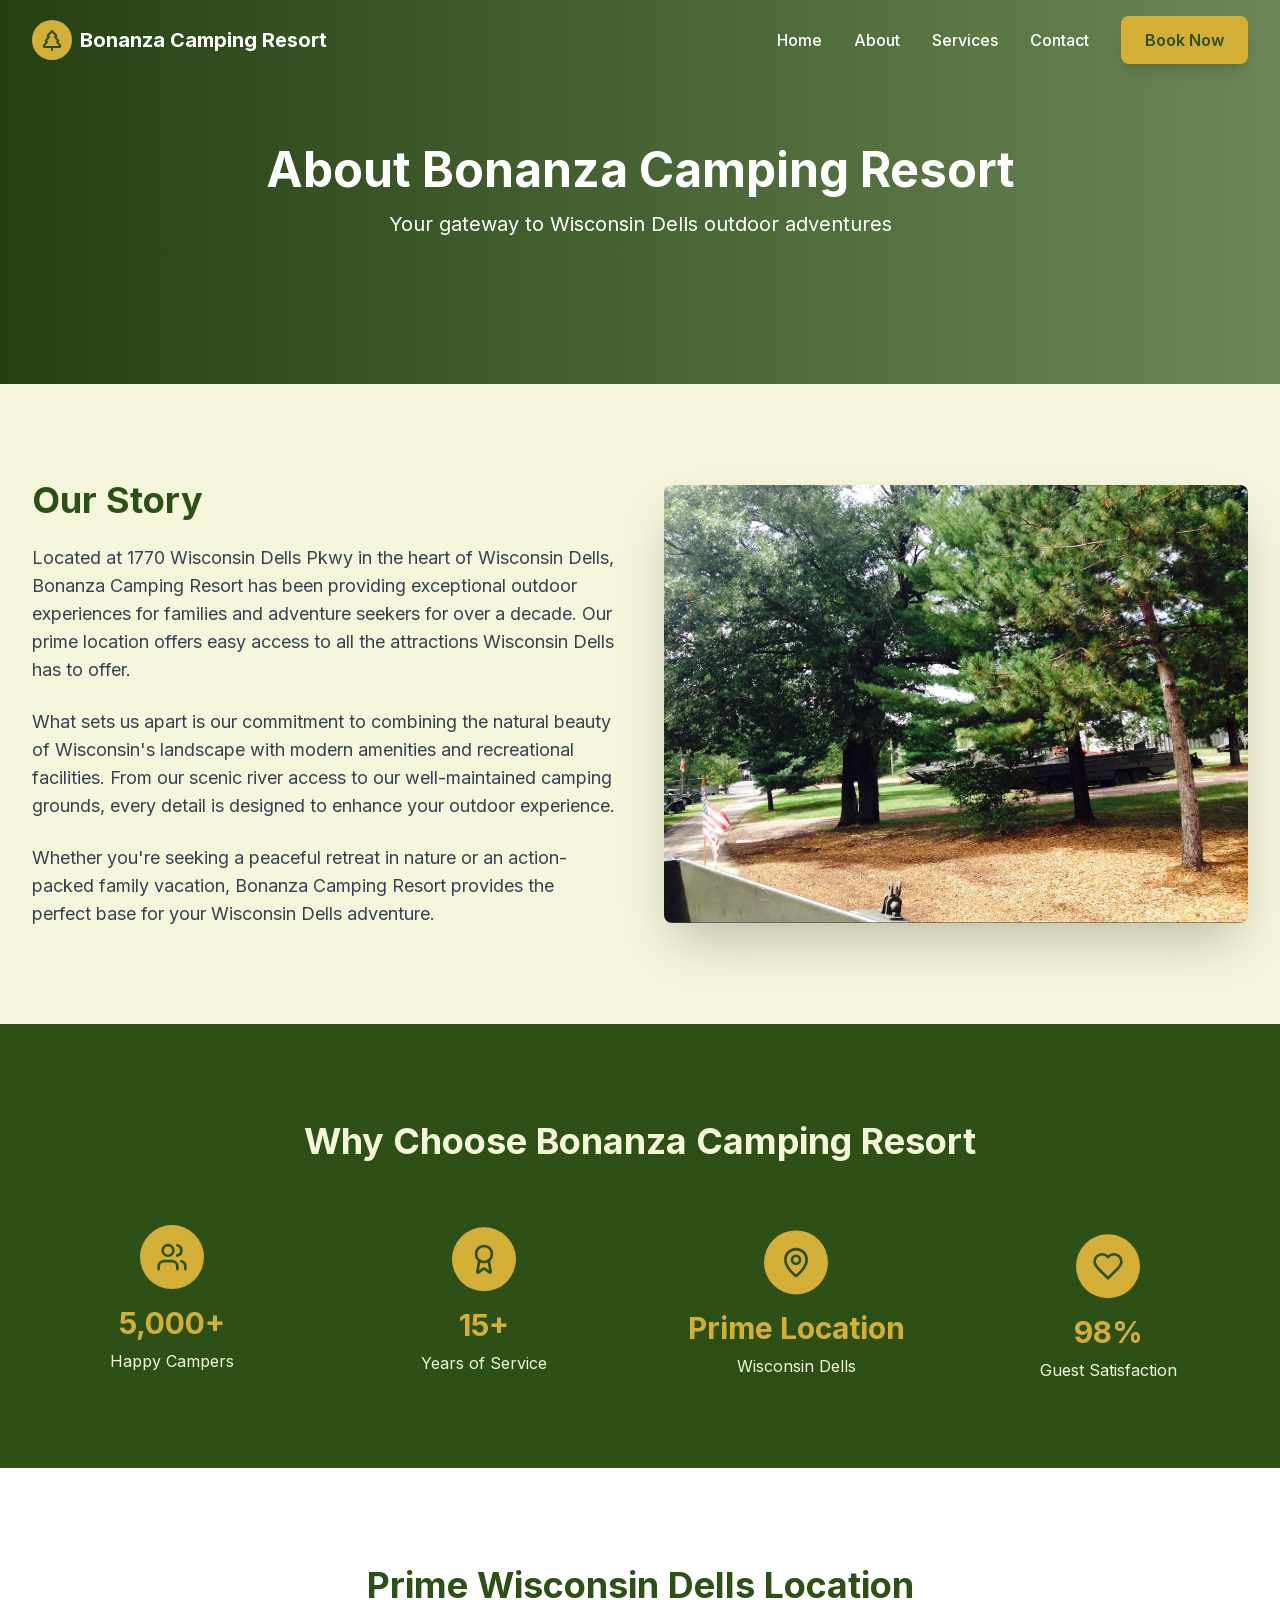
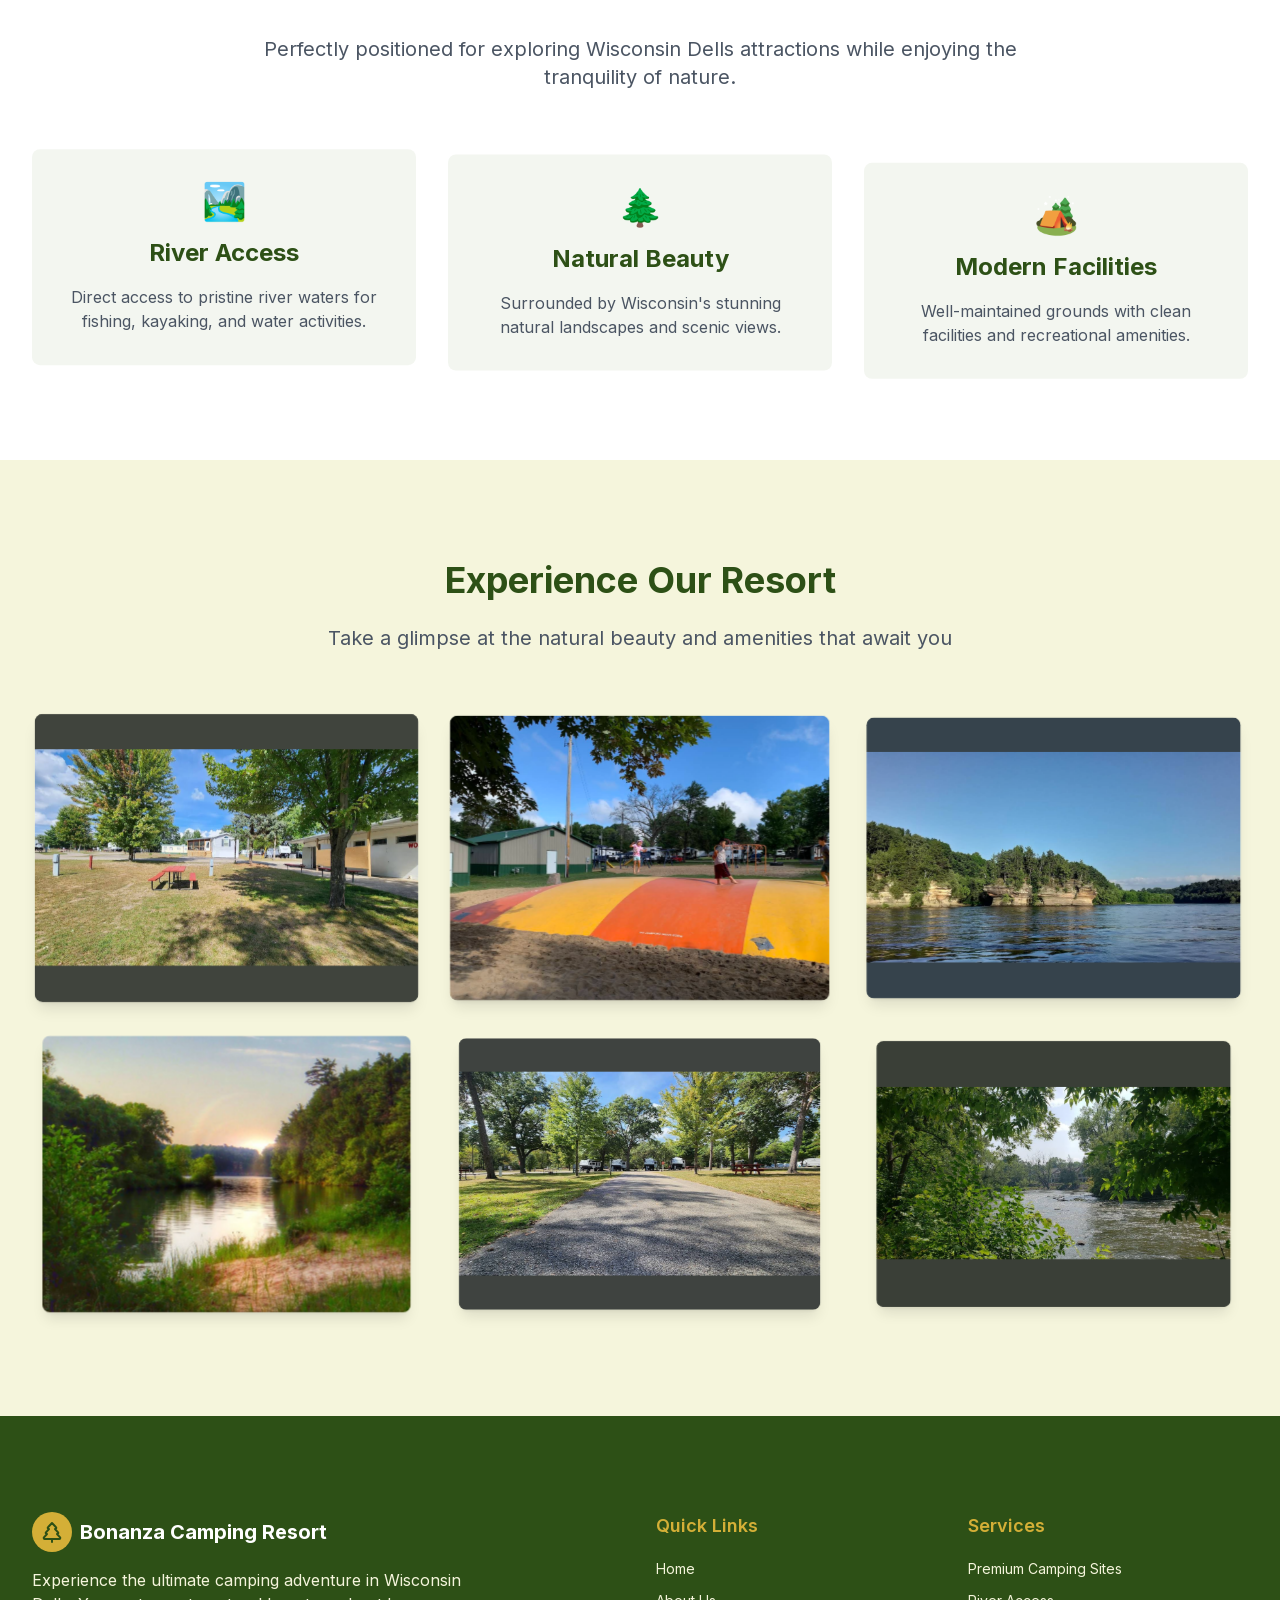
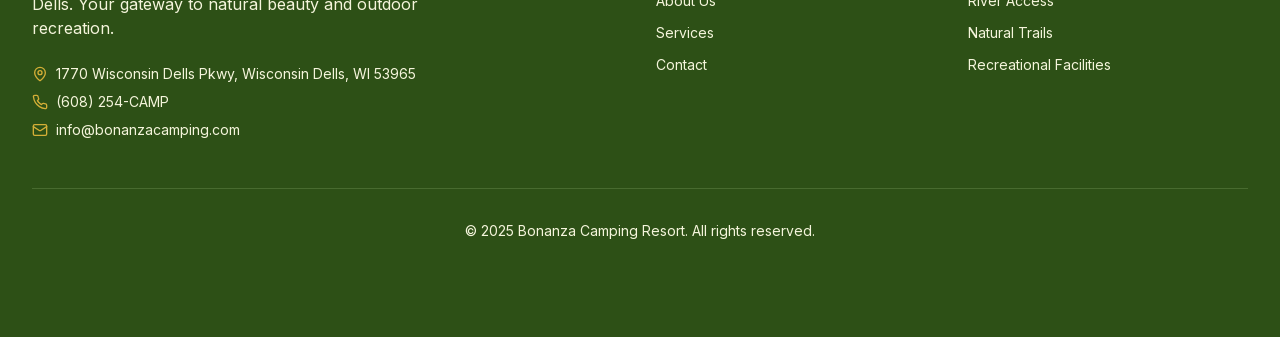
<file: about/index.html>
<!DOCTYPE html><html lang="en"><head><meta charSet="utf-8"/><meta name="viewport" content="width=device-width, initial-scale=1"/><link rel="preload" href="/_next/static/media/e4af272ccee01ff0-s.p.woff2" as="font" crossorigin="" type="font/woff2"/><link rel="stylesheet" href="/_next/static/css/14978360b65be91a.css" data-precedence="next"/><link rel="preload" as="script" fetchPriority="low" href="/_next/static/chunks/webpack-d2cf98d9cef4ff37.js"/><script src="/_next/static/chunks/ceb5afef-d98ad726377d3148.js" async=""></script><script src="/_next/static/chunks/156-6d78fde4ea8ecce2.js" async=""></script><script src="/_next/static/chunks/main-app-f896963268641fe0.js" async=""></script><script src="/_next/static/chunks/844-6e41e12ca75a821d.js" async=""></script><script src="/_next/static/chunks/1-7f0d245ff1e53e60.js" async=""></script><script src="/_next/static/chunks/app/about/page-f4399cbf4950e18d.js" async=""></script><script src="/_next/static/chunks/84-bed2b2c397266bae.js" async=""></script><script src="/_next/static/chunks/app/layout-98c0a580f5e69a9e.js" async=""></script><title>Bonanza Camping - Premium Outdoor Adventures</title><meta name="description" content="Experience the ultimate camping adventure at Bonanza Camping. Premium campsites, outdoor activities, and unforgettable memories in nature."/><meta name="keywords" content="camping, outdoor adventures, nature, hiking, fishing, campfire, wilderness"/><meta name="next-size-adjust"/><script src="/_next/static/chunks/polyfills-42372ed130431b0a.js" noModule=""></script></head><body class="__className_e8ce0c"><header class="fixed top-0 left-0 right-0 z-50 transition-all duration-300 bg-transparent"><div class="container-max"><div class="flex items-center justify-between h-20 px-4 sm:px-6 lg:px-8"><a class="flex items-center space-x-2" href="/"><div class="flex items-center justify-center w-10 h-10 bg-golden-yellow rounded-full"><svg xmlns="http://www.w3.org/2000/svg" width="24" height="24" viewBox="0 0 24 24" fill="none" stroke="currentColor" stroke-width="2" stroke-linecap="round" stroke-linejoin="round" class="lucide lucide-tree-pine w-6 h-6 text-forest-green"><path d="m17 14 3 3.3a1 1 0 0 1-.7 1.7H4.7a1 1 0 0 1-.7-1.7L7 14h-.3a1 1 0 0 1-.7-1.7L9 9h-.2A1 1 0 0 1 8 7.3L12 3l4 4.3a1 1 0 0 1-.8 1.7H15l3 3.3a1 1 0 0 1-.7 1.7H17Z"></path><path d="M12 22v-3"></path></svg></div><span class="text-xl font-bold transition-colors text-white">Bonanza Camping Resort</span></a><nav class="hidden md:flex items-center space-x-8"><a class="font-medium transition-colors hover:text-golden-yellow text-white" href="/">Home</a><a class="font-medium transition-colors hover:text-golden-yellow text-white" href="/about/">About</a><a class="font-medium transition-colors hover:text-golden-yellow text-white" href="/services/">Services</a><a class="font-medium transition-colors hover:text-golden-yellow text-white" href="/contact/">Contact</a><a class="btn-primary" href="/contact/">Book Now</a></nav><button class="md:hidden p-2 rounded-lg transition-colors text-white hover:bg-white/10"><svg xmlns="http://www.w3.org/2000/svg" width="24" height="24" viewBox="0 0 24 24" fill="none" stroke="currentColor" stroke-width="2" stroke-linecap="round" stroke-linejoin="round" class="lucide lucide-menu w-6 h-6"><line x1="4" x2="20" y1="12" y2="12"></line><line x1="4" x2="20" y1="6" y2="6"></line><line x1="4" x2="20" y1="18" y2="18"></line></svg></button></div></div></header><main class="min-h-screen"><div class="min-h-screen"><section class="relative h-96 bg-gradient-to-r from-forest-green to-sage-green flex items-center justify-center"><div class="absolute inset-0 bg-black/20"></div><div class="relative z-10 text-center text-white"><h1 class="text-5xl font-bold mb-4" style="opacity:0;transform:translateY(30px) translateZ(0)">About Bonanza Camping Resort</h1><p class="text-xl max-w-2xl mx-auto" style="opacity:0;transform:translateY(30px) translateZ(0)">Your gateway to Wisconsin Dells outdoor adventures</p></div></section><section class="section-padding bg-cream"><div class="container-max"><div class="grid lg:grid-cols-2 gap-12 items-center"><div style="opacity:0;transform:translateX(-50px) translateZ(0)"><h2 class="text-4xl font-bold text-forest-green mb-6">Our Story</h2><p class="text-lg text-gray-700 mb-6">Located at 1770 Wisconsin Dells Pkwy in the heart of Wisconsin Dells, Bonanza Camping Resort has been providing exceptional outdoor experiences for families and adventure seekers for over a decade. Our prime location offers easy access to all the attractions Wisconsin Dells has to offer.</p><p class="text-lg text-gray-700 mb-6">What sets us apart is our commitment to combining the natural beauty of Wisconsin&#x27;s landscape with modern amenities and recreational facilities. From our scenic river access to our well-maintained camping grounds, every detail is designed to enhance your outdoor experience.</p><p class="text-lg text-gray-700">Whether you&#x27;re seeking a peaceful retreat in nature or an action-packed family vacation, Bonanza Camping Resort provides the perfect base for your Wisconsin Dells adventure.</p></div><div class="relative aspect-[4/3] rounded-lg overflow-hidden shadow-2xl" style="opacity:0;transform:translateX(50px) translateZ(0)"><img alt="Bonanza Camping Resort scenic grounds and facilities" loading="lazy" decoding="async" data-nimg="fill" class="object-cover" style="position:absolute;height:100%;width:100%;left:0;top:0;right:0;bottom:0;color:transparent" src="/images/IMG_0674.png"/></div></div></div></section><section class="section-padding bg-forest-green"><div class="container-max"><h2 class="text-4xl font-bold text-center text-cream mb-16" style="opacity:0;transform:translateY(30px) translateZ(0)">Why Choose Bonanza Camping Resort</h2><div class="grid grid-cols-2 lg:grid-cols-4 gap-8"><div class="text-center" style="opacity:0;transform:translateY(30px) translateZ(0)"><div class="inline-flex items-center justify-center w-16 h-16 bg-golden-yellow rounded-full mb-4"><svg xmlns="http://www.w3.org/2000/svg" width="24" height="24" viewBox="0 0 24 24" fill="none" stroke="currentColor" stroke-width="2" stroke-linecap="round" stroke-linejoin="round" class="lucide lucide-users w-8 h-8 text-forest-green"><path d="M16 21v-2a4 4 0 0 0-4-4H6a4 4 0 0 0-4 4v2"></path><circle cx="9" cy="7" r="4"></circle><path d="M22 21v-2a4 4 0 0 0-3-3.87"></path><path d="M16 3.13a4 4 0 0 1 0 7.75"></path></svg></div><div class="text-3xl font-bold text-golden-yellow mb-2">5,000+</div><div class="text-cream">Happy Campers</div></div><div class="text-center" style="opacity:0;transform:translateY(30px) translateZ(0)"><div class="inline-flex items-center justify-center w-16 h-16 bg-golden-yellow rounded-full mb-4"><svg xmlns="http://www.w3.org/2000/svg" width="24" height="24" viewBox="0 0 24 24" fill="none" stroke="currentColor" stroke-width="2" stroke-linecap="round" stroke-linejoin="round" class="lucide lucide-award w-8 h-8 text-forest-green"><path d="m15.477 12.89 1.515 8.526a.5.5 0 0 1-.81.47l-3.58-2.687a1 1 0 0 0-1.197 0l-3.586 2.686a.5.5 0 0 1-.81-.469l1.514-8.526"></path><circle cx="12" cy="8" r="6"></circle></svg></div><div class="text-3xl font-bold text-golden-yellow mb-2">15+</div><div class="text-cream">Years of Service</div></div><div class="text-center" style="opacity:0;transform:translateY(30px) translateZ(0)"><div class="inline-flex items-center justify-center w-16 h-16 bg-golden-yellow rounded-full mb-4"><svg xmlns="http://www.w3.org/2000/svg" width="24" height="24" viewBox="0 0 24 24" fill="none" stroke="currentColor" stroke-width="2" stroke-linecap="round" stroke-linejoin="round" class="lucide lucide-map-pin w-8 h-8 text-forest-green"><path d="M20 10c0 4.993-5.539 10.193-7.399 11.799a1 1 0 0 1-1.202 0C9.539 20.193 4 14.993 4 10a8 8 0 0 1 16 0"></path><circle cx="12" cy="10" r="3"></circle></svg></div><div class="text-3xl font-bold text-golden-yellow mb-2">Prime Location</div><div class="text-cream">Wisconsin Dells</div></div><div class="text-center" style="opacity:0;transform:translateY(30px) translateZ(0)"><div class="inline-flex items-center justify-center w-16 h-16 bg-golden-yellow rounded-full mb-4"><svg xmlns="http://www.w3.org/2000/svg" width="24" height="24" viewBox="0 0 24 24" fill="none" stroke="currentColor" stroke-width="2" stroke-linecap="round" stroke-linejoin="round" class="lucide lucide-heart w-8 h-8 text-forest-green"><path d="M19 14c1.49-1.46 3-3.21 3-5.5A5.5 5.5 0 0 0 16.5 3c-1.76 0-3 .5-4.5 2-1.5-1.5-2.74-2-4.5-2A5.5 5.5 0 0 0 2 8.5c0 2.3 1.5 4.05 3 5.5l7 7Z"></path></svg></div><div class="text-3xl font-bold text-golden-yellow mb-2">98%</div><div class="text-cream">Guest Satisfaction</div></div></div></div></section><section class="section-padding bg-white"><div class="container-max"><div class="text-center mb-16"><h2 class="text-4xl font-bold text-forest-green mb-6" style="opacity:0;transform:translateY(30px) translateZ(0)">Prime Wisconsin Dells Location</h2><p class="text-xl text-gray-600 max-w-3xl mx-auto" style="opacity:0;transform:translateY(30px) translateZ(0)">Perfectly positioned for exploring Wisconsin Dells attractions while enjoying the tranquility of nature.</p></div><div class="grid md:grid-cols-3 gap-8"><div class="text-center p-8 bg-sage-green/10 rounded-lg" style="opacity:0;transform:translateY(30px) translateZ(0)"><div class="text-4xl mb-4">🏞️</div><h3 class="text-2xl font-bold text-forest-green mb-4">River Access</h3><p class="text-gray-600">Direct access to pristine river waters for fishing, kayaking, and water activities.</p></div><div class="text-center p-8 bg-sage-green/10 rounded-lg" style="opacity:0;transform:translateY(30px) translateZ(0)"><div class="text-4xl mb-4">🌲</div><h3 class="text-2xl font-bold text-forest-green mb-4">Natural Beauty</h3><p class="text-gray-600">Surrounded by Wisconsin&#x27;s stunning natural landscapes and scenic views.</p></div><div class="text-center p-8 bg-sage-green/10 rounded-lg" style="opacity:0;transform:translateY(30px) translateZ(0)"><div class="text-4xl mb-4">🏕️</div><h3 class="text-2xl font-bold text-forest-green mb-4">Modern Facilities</h3><p class="text-gray-600">Well-maintained grounds with clean facilities and recreational amenities.</p></div></div></div></section><section class="section-padding bg-cream"><div class="container-max"><div class="text-center mb-16" style="opacity:0;transform:translateY(30px) translateZ(0)"><h2 class="text-4xl font-bold text-forest-green mb-6">Experience Our Resort</h2><p class="text-xl text-gray-600 max-w-3xl mx-auto">Take a glimpse at the natural beauty and amenities that await you</p></div><div class="grid md:grid-cols-2 lg:grid-cols-3 gap-6"><div class="relative aspect-[4/3] rounded-lg overflow-hidden shadow-lg" style="opacity:0;transform:scale(0.9) translateZ(0)"><img alt="Scenic river views at Bonanza Camping Resort" loading="lazy" decoding="async" data-nimg="fill" class="object-cover hover:scale-105 transition-transform duration-300" style="position:absolute;height:100%;width:100%;left:0;top:0;right:0;bottom:0;color:transparent" src="/images/IMG_0669.png"/></div><div class="relative aspect-[4/3] rounded-lg overflow-hidden shadow-lg" style="opacity:0;transform:scale(0.9) translateZ(0)"><img alt="Natural landscapes and camping grounds" loading="lazy" decoding="async" data-nimg="fill" class="object-cover hover:scale-105 transition-transform duration-300" style="position:absolute;height:100%;width:100%;left:0;top:0;right:0;bottom:0;color:transparent" src="/images/IMG_0670.png"/></div><div class="relative aspect-[4/3] rounded-lg overflow-hidden shadow-lg" style="opacity:0;transform:scale(0.9) translateZ(0)"><img alt="Recreational facilities and amenities" loading="lazy" decoding="async" data-nimg="fill" class="object-cover hover:scale-105 transition-transform duration-300" style="position:absolute;height:100%;width:100%;left:0;top:0;right:0;bottom:0;color:transparent" src="/images/IMG_0671.png"/></div><div class="relative aspect-[4/3] rounded-lg overflow-hidden shadow-lg" style="opacity:0;transform:scale(0.9) translateZ(0)"><img alt="Beautiful Wisconsin Dells scenery" loading="lazy" decoding="async" data-nimg="fill" class="object-cover hover:scale-105 transition-transform duration-300" style="position:absolute;height:100%;width:100%;left:0;top:0;right:0;bottom:0;color:transparent" src="/images/IMG_0672.png"/></div><div class="relative aspect-[4/3] rounded-lg overflow-hidden shadow-lg" style="opacity:0;transform:scale(0.9) translateZ(0)"><img alt="Resort grounds and natural surroundings" loading="lazy" decoding="async" data-nimg="fill" class="object-cover hover:scale-105 transition-transform duration-300" style="position:absolute;height:100%;width:100%;left:0;top:0;right:0;bottom:0;color:transparent" src="/images/IMG_0673.png"/></div><div class="relative aspect-[4/3] rounded-lg overflow-hidden shadow-lg" style="opacity:0;transform:scale(0.9) translateZ(0)"><img alt="Outdoor activities and recreation areas" loading="lazy" decoding="async" data-nimg="fill" class="object-cover hover:scale-105 transition-transform duration-300" style="position:absolute;height:100%;width:100%;left:0;top:0;right:0;bottom:0;color:transparent" src="/images/IMG_0675.png"/></div></div></div></section></div></main><footer class="bg-forest-green text-white"><div class="container-max section-padding"><div class="grid md:grid-cols-4 gap-8"><div class="md:col-span-2"><div class="flex items-center space-x-2 mb-4"><div class="flex items-center justify-center w-10 h-10 bg-golden-yellow rounded-full"><svg xmlns="http://www.w3.org/2000/svg" width="24" height="24" viewBox="0 0 24 24" fill="none" stroke="currentColor" stroke-width="2" stroke-linecap="round" stroke-linejoin="round" class="lucide lucide-tree-pine w-6 h-6 text-forest-green"><path d="m17 14 3 3.3a1 1 0 0 1-.7 1.7H4.7a1 1 0 0 1-.7-1.7L7 14h-.3a1 1 0 0 1-.7-1.7L9 9h-.2A1 1 0 0 1 8 7.3L12 3l4 4.3a1 1 0 0 1-.8 1.7H15l3 3.3a1 1 0 0 1-.7 1.7H17Z"></path><path d="M12 22v-3"></path></svg></div><span class="text-xl font-bold">Bonanza Camping Resort</span></div><p class="text-cream mb-6 max-w-md">Experience the ultimate camping adventure in Wisconsin Dells. Your gateway to natural beauty and outdoor recreation.</p><div class="space-y-2"><div class="flex items-center space-x-2"><svg xmlns="http://www.w3.org/2000/svg" width="24" height="24" viewBox="0 0 24 24" fill="none" stroke="currentColor" stroke-width="2" stroke-linecap="round" stroke-linejoin="round" class="lucide lucide-map-pin w-4 h-4 text-golden-yellow"><path d="M20 10c0 4.993-5.539 10.193-7.399 11.799a1 1 0 0 1-1.202 0C9.539 20.193 4 14.993 4 10a8 8 0 0 1 16 0"></path><circle cx="12" cy="10" r="3"></circle></svg><span class="text-sm text-cream">1770 Wisconsin Dells Pkwy, Wisconsin Dells, WI 53965</span></div><div class="flex items-center space-x-2"><svg xmlns="http://www.w3.org/2000/svg" width="24" height="24" viewBox="0 0 24 24" fill="none" stroke="currentColor" stroke-width="2" stroke-linecap="round" stroke-linejoin="round" class="lucide lucide-phone w-4 h-4 text-golden-yellow"><path d="M22 16.92v3a2 2 0 0 1-2.18 2 19.79 19.79 0 0 1-8.63-3.07 19.5 19.5 0 0 1-6-6 19.79 19.79 0 0 1-3.07-8.67A2 2 0 0 1 4.11 2h3a2 2 0 0 1 2 1.72 12.84 12.84 0 0 0 .7 2.81 2 2 0 0 1-.45 2.11L8.09 9.91a16 16 0 0 0 6 6l1.27-1.27a2 2 0 0 1 2.11-.45 12.84 12.84 0 0 0 2.81.7A2 2 0 0 1 22 16.92z"></path></svg><span class="text-sm text-cream">(608) 254-CAMP</span></div><div class="flex items-center space-x-2"><svg xmlns="http://www.w3.org/2000/svg" width="24" height="24" viewBox="0 0 24 24" fill="none" stroke="currentColor" stroke-width="2" stroke-linecap="round" stroke-linejoin="round" class="lucide lucide-mail w-4 h-4 text-golden-yellow"><rect width="20" height="16" x="2" y="4" rx="2"></rect><path d="m22 7-8.97 5.7a1.94 1.94 0 0 1-2.06 0L2 7"></path></svg><span class="text-sm text-cream">info@bonanzacamping.com</span></div></div></div><div><h3 class="text-lg font-semibold mb-4 text-golden-yellow">Quick Links</h3><ul class="space-y-2"><li><a class="text-cream hover:text-golden-yellow transition-colors text-sm" href="/">Home</a></li><li><a class="text-cream hover:text-golden-yellow transition-colors text-sm" href="/about/">About Us</a></li><li><a class="text-cream hover:text-golden-yellow transition-colors text-sm" href="/services/">Services</a></li><li><a class="text-cream hover:text-golden-yellow transition-colors text-sm" href="/contact/">Contact</a></li></ul></div><div><h3 class="text-lg font-semibold mb-4 text-golden-yellow">Services</h3><ul class="space-y-2"><li><span class="text-cream text-sm">Premium Camping Sites</span></li><li><span class="text-cream text-sm">River Access</span></li><li><span class="text-cream text-sm">Natural Trails</span></li><li><span class="text-cream text-sm">Recreational Facilities</span></li></ul></div></div><div class="border-t border-sage-green/30 mt-12 pt-8 text-center"><p class="text-cream text-sm">© 2025 Bonanza Camping Resort. All rights reserved.</p></div></div></footer><script src="/_next/static/chunks/webpack-d2cf98d9cef4ff37.js" async=""></script><script>(self.__next_f=self.__next_f||[]).push([0]);self.__next_f.push([2,null])</script><script>self.__next_f.push([1,"1:HL[\"/_next/static/media/e4af272ccee01ff0-s.p.woff2\",\"font\",{\"crossOrigin\":\"\",\"type\":\"font/woff2\"}]\n2:HL[\"/_next/static/css/14978360b65be91a.css\",\"style\"]\n"])</script><script>self.__next_f.push([1,"3:I[5616,[],\"\"]\n5:I[1706,[],\"ClientPageRoot\"]\n6:I[5817,[\"844\",\"static/chunks/844-6e41e12ca75a821d.js\",\"1\",\"static/chunks/1-7f0d245ff1e53e60.js\",\"301\",\"static/chunks/app/about/page-f4399cbf4950e18d.js\"],\"default\",1]\n7:I[6146,[],\"\"]\n8:I[4411,[],\"\"]\n9:I[20,[\"844\",\"static/chunks/844-6e41e12ca75a821d.js\",\"84\",\"static/chunks/84-bed2b2c397266bae.js\",\"185\",\"static/chunks/app/layout-98c0a580f5e69a9e.js\"],\"Header\"]\na:I[5558,[\"844\",\"static/chunks/844-6e41e12ca75a821d.js\",\"84\",\"static/chunks/84-bed2b2c397266bae.js\",\"185\",\"static/chunks/app/layout-98c0a580f5e69a9e.js\"],\"\"]\nc:I[7141,[],\"\"]\nd:[]\n"])</script><script>self.__next_f.push([1,"0:[\"$\",\"$L3\",null,{\"buildId\":\"YOH4CrGNHc1H3gzqiXBF_\",\"assetPrefix\":\"\",\"urlParts\":[\"\",\"about\",\"\"],\"initialTree\":[\"\",{\"children\":[\"about\",{\"children\":[\"__PAGE__\",{}]}]},\"$undefined\",\"$undefined\",true],\"initialSeedData\":[\"\",{\"children\":[\"about\",{\"children\":[\"__PAGE__\",{},[[\"$L4\",[\"$\",\"$L5\",null,{\"props\":{\"params\":{},\"searchParams\":{}},\"Component\":\"$6\"}],null],null],null]},[null,[\"$\",\"$L7\",null,{\"parallelRouterKey\":\"children\",\"segmentPath\":[\"children\",\"about\",\"children\"],\"error\":\"$undefined\",\"errorStyles\":\"$undefined\",\"errorScripts\":\"$undefined\",\"template\":[\"$\",\"$L8\",null,{}],\"templateStyles\":\"$undefined\",\"templateScripts\":\"$undefined\",\"notFound\":\"$undefined\",\"notFoundStyles\":\"$undefined\"}]],null]},[[[[\"$\",\"link\",\"0\",{\"rel\":\"stylesheet\",\"href\":\"/_next/static/css/14978360b65be91a.css\",\"precedence\":\"next\",\"crossOrigin\":\"$undefined\"}]],[\"$\",\"html\",null,{\"lang\":\"en\",\"children\":[\"$\",\"body\",null,{\"className\":\"__className_e8ce0c\",\"children\":[[\"$\",\"$L9\",null,{}],[\"$\",\"main\",null,{\"className\":\"min-h-screen\",\"children\":[\"$\",\"$L7\",null,{\"parallelRouterKey\":\"children\",\"segmentPath\":[\"children\"],\"error\":\"$undefined\",\"errorStyles\":\"$undefined\",\"errorScripts\":\"$undefined\",\"template\":[\"$\",\"$L8\",null,{}],\"templateStyles\":\"$undefined\",\"templateScripts\":\"$undefined\",\"notFound\":[[\"$\",\"title\",null,{\"children\":\"404: This page could not be found.\"}],[\"$\",\"div\",null,{\"style\":{\"fontFamily\":\"system-ui,\\\"Segoe UI\\\",Roboto,Helvetica,Arial,sans-serif,\\\"Apple Color Emoji\\\",\\\"Segoe UI Emoji\\\"\",\"height\":\"100vh\",\"textAlign\":\"center\",\"display\":\"flex\",\"flexDirection\":\"column\",\"alignItems\":\"center\",\"justifyContent\":\"center\"},\"children\":[\"$\",\"div\",null,{\"children\":[[\"$\",\"style\",null,{\"dangerouslySetInnerHTML\":{\"__html\":\"body{color:#000;background:#fff;margin:0}.next-error-h1{border-right:1px solid rgba(0,0,0,.3)}@media (prefers-color-scheme:dark){body{color:#fff;background:#000}.next-error-h1{border-right:1px solid rgba(255,255,255,.3)}}\"}}],[\"$\",\"h1\",null,{\"className\":\"next-error-h1\",\"style\":{\"display\":\"inline-block\",\"margin\":\"0 20px 0 0\",\"padding\":\"0 23px 0 0\",\"fontSize\":24,\"fontWeight\":500,\"verticalAlign\":\"top\",\"lineHeight\":\"49px\"},\"children\":\"404\"}],[\"$\",\"div\",null,{\"style\":{\"display\":\"inline-block\"},\"children\":[\"$\",\"h2\",null,{\"style\":{\"fontSize\":14,\"fontWeight\":400,\"lineHeight\":\"49px\",\"margin\":0},\"children\":\"This page could not be found.\"}]}]]}]}]],\"notFoundStyles\":[]}]}],[\"$\",\"footer\",null,{\"className\":\"bg-forest-green text-white\",\"children\":[\"$\",\"div\",null,{\"className\":\"container-max section-padding\",\"children\":[[\"$\",\"div\",null,{\"className\":\"grid md:grid-cols-4 gap-8\",\"children\":[[\"$\",\"div\",null,{\"className\":\"md:col-span-2\",\"children\":[[\"$\",\"div\",null,{\"className\":\"flex items-center space-x-2 mb-4\",\"children\":[[\"$\",\"div\",null,{\"className\":\"flex items-center justify-center w-10 h-10 bg-golden-yellow rounded-full\",\"children\":[\"$\",\"svg\",null,{\"xmlns\":\"http://www.w3.org/2000/svg\",\"width\":24,\"height\":24,\"viewBox\":\"0 0 24 24\",\"fill\":\"none\",\"stroke\":\"currentColor\",\"strokeWidth\":2,\"strokeLinecap\":\"round\",\"strokeLinejoin\":\"round\",\"className\":\"lucide lucide-tree-pine w-6 h-6 text-forest-green\",\"children\":[[\"$\",\"path\",\"cpyugq\",{\"d\":\"m17 14 3 3.3a1 1 0 0 1-.7 1.7H4.7a1 1 0 0 1-.7-1.7L7 14h-.3a1 1 0 0 1-.7-1.7L9 9h-.2A1 1 0 0 1 8 7.3L12 3l4 4.3a1 1 0 0 1-.8 1.7H15l3 3.3a1 1 0 0 1-.7 1.7H17Z\"}],[\"$\",\"path\",\"kmzjlo\",{\"d\":\"M12 22v-3\"}],\"$undefined\"]}]}],[\"$\",\"span\",null,{\"className\":\"text-xl font-bold\",\"children\":\"Bonanza Camping Resort\"}]]}],[\"$\",\"p\",null,{\"className\":\"text-cream mb-6 max-w-md\",\"children\":\"Experience the ultimate camping adventure in Wisconsin Dells. Your gateway to natural beauty and outdoor recreation.\"}],[\"$\",\"div\",null,{\"className\":\"space-y-2\",\"children\":[[\"$\",\"div\",null,{\"className\":\"flex items-center space-x-2\",\"children\":[[\"$\",\"svg\",null,{\"xmlns\":\"http://www.w3.org/2000/svg\",\"width\":24,\"height\":24,\"viewBox\":\"0 0 24 24\",\"fill\":\"none\",\"stroke\":\"currentColor\",\"strokeWidth\":2,\"strokeLinecap\":\"round\",\"strokeLinejoin\":\"round\",\"className\":\"lucide lucide-map-pin w-4 h-4 text-golden-yellow\",\"children\":[[\"$\",\"path\",\"1r0f0z\",{\"d\":\"M20 10c0 4.993-5.539 10.193-7.399 11.799a1 1 0 0 1-1.202 0C9.539 20.193 4 14.993 4 10a8 8 0 0 1 16 0\"}],[\"$\",\"circle\",\"ilqhr7\",{\"cx\":\"12\",\"cy\":\"10\",\"r\":\"3\"}],\"$undefined\"]}],[\"$\",\"span\",null,{\"className\":\"text-sm text-cream\",\"children\":\"1770 Wisconsin Dells Pkwy, Wisconsin Dells, WI 53965\"}]]}],[\"$\",\"div\",null,{\"className\":\"flex items-center space-x-2\",\"children\":[[\"$\",\"svg\",null,{\"xmlns\":\"http://www.w3.org/2000/svg\",\"width\":24,\"height\":24,\"viewBox\":\"0 0 24 24\",\"fill\":\"none\",\"stroke\":\"currentColor\",\"strokeWidth\":2,\"strokeLinecap\":\"round\",\"strokeLinejoin\":\"round\",\"className\":\"lucide lucide-phone w-4 h-4 text-golden-yellow\",\"children\":[[\"$\",\"path\",\"foiqr5\",{\"d\":\"M22 16.92v3a2 2 0 0 1-2.18 2 19.79 19.79 0 0 1-8.63-3.07 19.5 19.5 0 0 1-6-6 19.79 19.79 0 0 1-3.07-8.67A2 2 0 0 1 4.11 2h3a2 2 0 0 1 2 1.72 12.84 12.84 0 0 0 .7 2.81 2 2 0 0 1-.45 2.11L8.09 9.91a16 16 0 0 0 6 6l1.27-1.27a2 2 0 0 1 2.11-.45 12.84 12.84 0 0 0 2.81.7A2 2 0 0 1 22 16.92z\"}],\"$undefined\"]}],[\"$\",\"span\",null,{\"className\":\"text-sm text-cream\",\"children\":\"(608) 254-CAMP\"}]]}],[\"$\",\"div\",null,{\"className\":\"flex items-center space-x-2\",\"children\":[[\"$\",\"svg\",null,{\"xmlns\":\"http://www.w3.org/2000/svg\",\"width\":24,\"height\":24,\"viewBox\":\"0 0 24 24\",\"fill\":\"none\",\"stroke\":\"currentColor\",\"strokeWidth\":2,\"strokeLinecap\":\"round\",\"strokeLinejoin\":\"round\",\"className\":\"lucide lucide-mail w-4 h-4 text-golden-yellow\",\"children\":[[\"$\",\"rect\",\"18n3k1\",{\"width\":\"20\",\"height\":\"16\",\"x\":\"2\",\"y\":\"4\",\"rx\":\"2\"}],[\"$\",\"path\",\"1ocrg3\",{\"d\":\"m22 7-8.97 5.7a1.94 1.94 0 0 1-2.06 0L2 7\"}],\"$undefined\"]}],[\"$\",\"span\",null,{\"className\":\"text-sm text-cream\",\"children\":\"info@bonanzacamping.com\"}]]}]]}]]}],[\"$\",\"div\",null,{\"children\":[[\"$\",\"h3\",null,{\"className\":\"text-lg font-semibold mb-4 text-golden-yellow\",\"children\":\"Quick Links\"}],[\"$\",\"ul\",null,{\"className\":\"space-y-2\",\"children\":[[\"$\",\"li\",\"Home\",{\"children\":[\"$\",\"$La\",null,{\"href\":\"/\",\"className\":\"text-cream hover:text-golden-yellow transition-colors text-sm\",\"children\":\"Home\"}]}],[\"$\",\"li\",\"About Us\",{\"children\":[\"$\",\"$La\",null,{\"href\":\"/about\",\"className\":\"text-cream hover:text-golden-yellow transition-colors text-sm\",\"children\":\"About Us\"}]}],[\"$\",\"li\",\"Services\",{\"children\":[\"$\",\"$La\",null,{\"href\":\"/services\",\"className\":\"text-cream hover:text-golden-yellow transition-colors text-sm\",\"children\":\"Services\"}]}],[\"$\",\"li\",\"Contact\",{\"children\":[\"$\",\"$La\",null,{\"href\":\"/contact\",\"className\":\"text-cream hover:text-golden-yellow transition-colors text-sm\",\"children\":\"Contact\"}]}]]}]]}],[\"$\",\"div\",null,{\"children\":[[\"$\",\"h3\",null,{\"className\":\"text-lg font-semibold mb-4 text-golden-yellow\",\"children\":\"Services\"}],[\"$\",\"ul\",null,{\"className\":\"space-y-2\",\"children\":[[\"$\",\"li\",\"Premium Camping Sites\",{\"children\":[\"$\",\"span\",null,{\"className\":\"text-cream text-sm\",\"children\":\"Premium Camping Sites\"}]}],[\"$\",\"li\",\"River Access\",{\"children\":[\"$\",\"span\",null,{\"className\":\"text-cream text-sm\",\"children\":\"River Access\"}]}],[\"$\",\"li\",\"Natural Trails\",{\"children\":[\"$\",\"span\",null,{\"className\":\"text-cream text-sm\",\"children\":\"Natural Trails\"}]}],[\"$\",\"li\",\"Recreational Facilities\",{\"children\":[\"$\",\"span\",null,{\"className\":\"text-cream text-sm\",\"children\":\"Recreational Facilities\"}]}]]}]]}]]}],[\"$\",\"div\",null,{\"className\":\"border-t border-sage-green/30 mt-12 pt-8 text-center\",\"children\":[\"$\",\"p\",null,{\"className\":\"text-cream text-sm\",\"children\":\"© 2025 Bonanza Camping Resort. All rights reserved.\"}]}]]}]}]]}]}]],null],null],\"couldBeIntercepted\":false,\"initialHead\":[null,\"$Lb\"],\"globalErrorComponent\":\"$c\",\"missingSlots\":\"$Wd\"}]\n"])</script><script>self.__next_f.push([1,"b:[[\"$\",\"meta\",\"0\",{\"name\":\"viewport\",\"content\":\"width=device-width, initial-scale=1\"}],[\"$\",\"meta\",\"1\",{\"charSet\":\"utf-8\"}],[\"$\",\"title\",\"2\",{\"children\":\"Bonanza Camping - Premium Outdoor Adventures\"}],[\"$\",\"meta\",\"3\",{\"name\":\"description\",\"content\":\"Experience the ultimate camping adventure at Bonanza Camping. Premium campsites, outdoor activities, and unforgettable memories in nature.\"}],[\"$\",\"meta\",\"4\",{\"name\":\"keywords\",\"content\":\"camping, outdoor adventures, nature, hiking, fishing, campfire, wilderness\"}],[\"$\",\"meta\",\"5\",{\"name\":\"next-size-adjust\"}]]\n4:null\n"])</script></body></html>
</file>
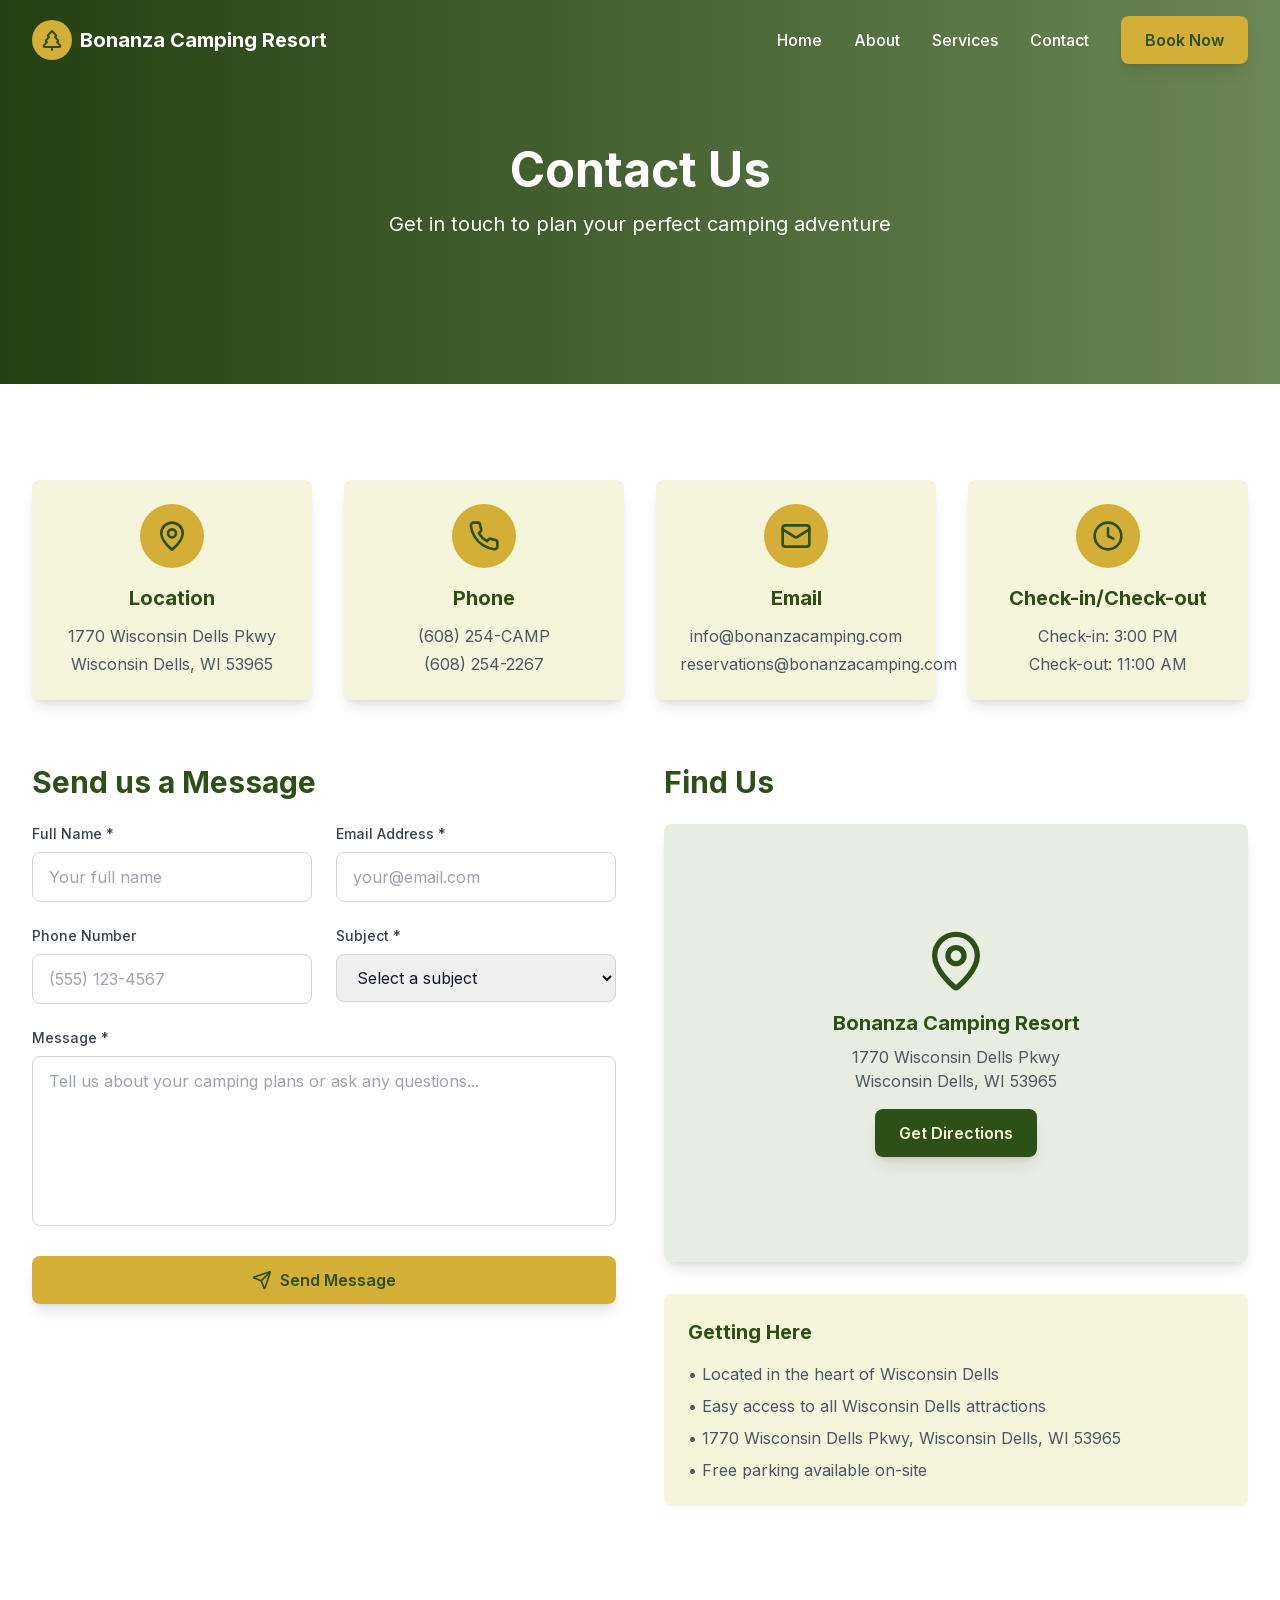
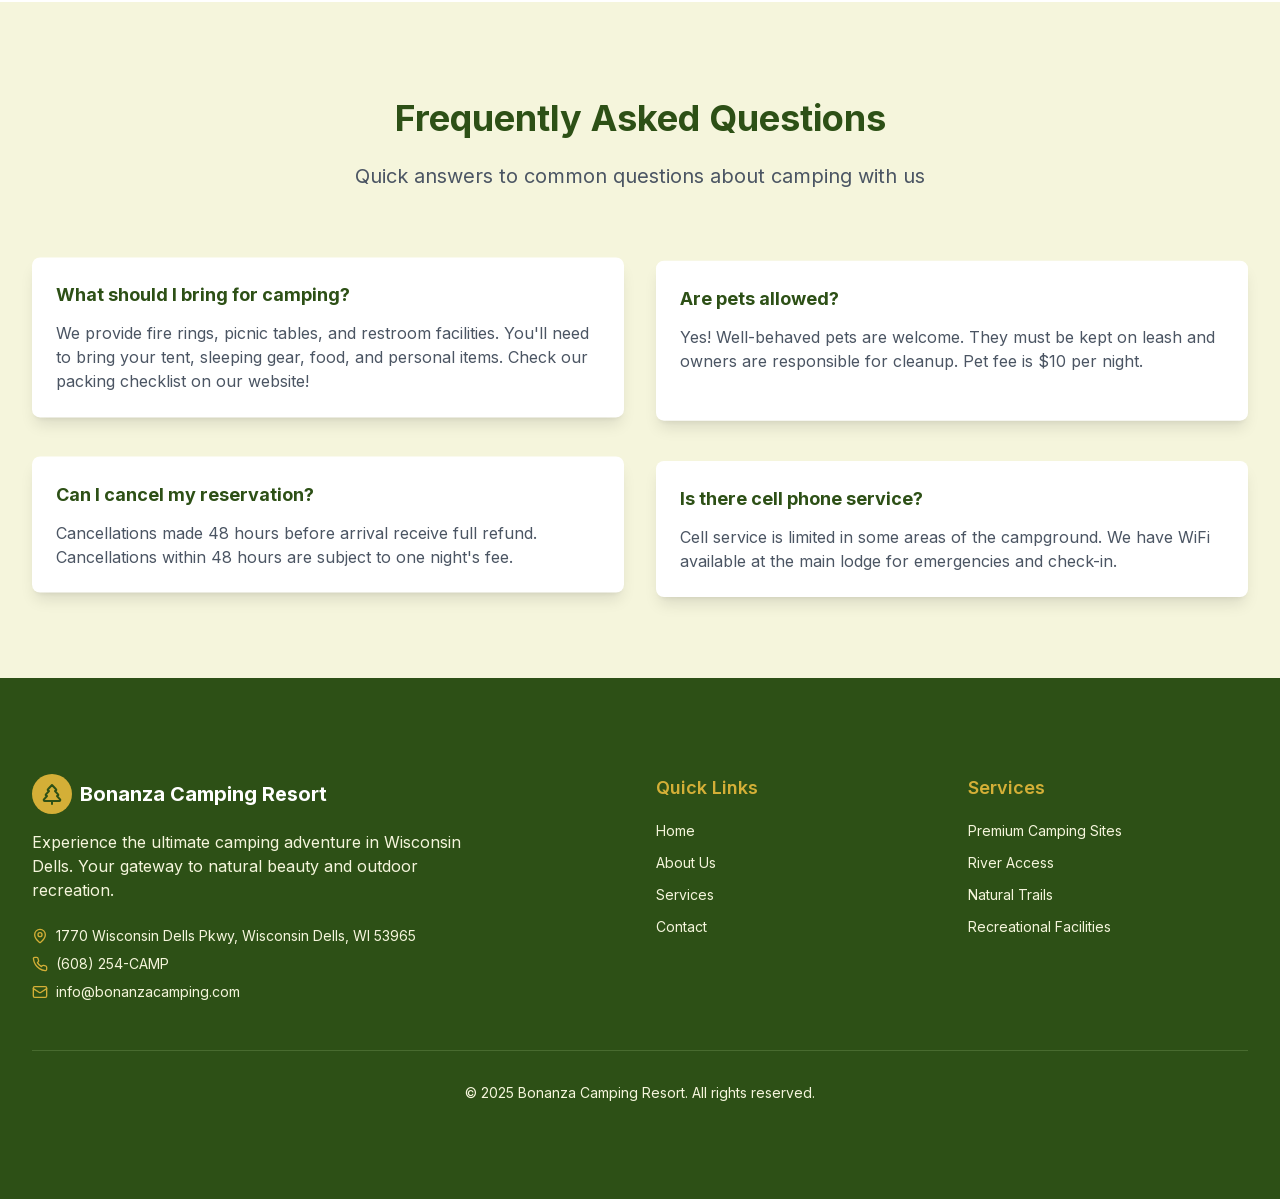
<file: contact/index.html>
<!DOCTYPE html><html lang="en"><head><meta charSet="utf-8"/><meta name="viewport" content="width=device-width, initial-scale=1"/><link rel="preload" href="/_next/static/media/e4af272ccee01ff0-s.p.woff2" as="font" crossorigin="" type="font/woff2"/><link rel="stylesheet" href="/_next/static/css/14978360b65be91a.css" data-precedence="next"/><link rel="preload" as="script" fetchPriority="low" href="/_next/static/chunks/webpack-d2cf98d9cef4ff37.js"/><script src="/_next/static/chunks/ceb5afef-d98ad726377d3148.js" async=""></script><script src="/_next/static/chunks/156-6d78fde4ea8ecce2.js" async=""></script><script src="/_next/static/chunks/main-app-f896963268641fe0.js" async=""></script><script src="/_next/static/chunks/844-6e41e12ca75a821d.js" async=""></script><script src="/_next/static/chunks/app/contact/page-4781947855588d14.js" async=""></script><script src="/_next/static/chunks/84-bed2b2c397266bae.js" async=""></script><script src="/_next/static/chunks/app/layout-98c0a580f5e69a9e.js" async=""></script><title>Bonanza Camping - Premium Outdoor Adventures</title><meta name="description" content="Experience the ultimate camping adventure at Bonanza Camping. Premium campsites, outdoor activities, and unforgettable memories in nature."/><meta name="keywords" content="camping, outdoor adventures, nature, hiking, fishing, campfire, wilderness"/><meta name="next-size-adjust"/><script src="/_next/static/chunks/polyfills-42372ed130431b0a.js" noModule=""></script></head><body class="__className_e8ce0c"><header class="fixed top-0 left-0 right-0 z-50 transition-all duration-300 bg-transparent"><div class="container-max"><div class="flex items-center justify-between h-20 px-4 sm:px-6 lg:px-8"><a class="flex items-center space-x-2" href="/"><div class="flex items-center justify-center w-10 h-10 bg-golden-yellow rounded-full"><svg xmlns="http://www.w3.org/2000/svg" width="24" height="24" viewBox="0 0 24 24" fill="none" stroke="currentColor" stroke-width="2" stroke-linecap="round" stroke-linejoin="round" class="lucide lucide-tree-pine w-6 h-6 text-forest-green"><path d="m17 14 3 3.3a1 1 0 0 1-.7 1.7H4.7a1 1 0 0 1-.7-1.7L7 14h-.3a1 1 0 0 1-.7-1.7L9 9h-.2A1 1 0 0 1 8 7.3L12 3l4 4.3a1 1 0 0 1-.8 1.7H15l3 3.3a1 1 0 0 1-.7 1.7H17Z"></path><path d="M12 22v-3"></path></svg></div><span class="text-xl font-bold transition-colors text-white">Bonanza Camping Resort</span></a><nav class="hidden md:flex items-center space-x-8"><a class="font-medium transition-colors hover:text-golden-yellow text-white" href="/">Home</a><a class="font-medium transition-colors hover:text-golden-yellow text-white" href="/about/">About</a><a class="font-medium transition-colors hover:text-golden-yellow text-white" href="/services/">Services</a><a class="font-medium transition-colors hover:text-golden-yellow text-white" href="/contact/">Contact</a><a class="btn-primary" href="/contact/">Book Now</a></nav><button class="md:hidden p-2 rounded-lg transition-colors text-white hover:bg-white/10"><svg xmlns="http://www.w3.org/2000/svg" width="24" height="24" viewBox="0 0 24 24" fill="none" stroke="currentColor" stroke-width="2" stroke-linecap="round" stroke-linejoin="round" class="lucide lucide-menu w-6 h-6"><line x1="4" x2="20" y1="12" y2="12"></line><line x1="4" x2="20" y1="6" y2="6"></line><line x1="4" x2="20" y1="18" y2="18"></line></svg></button></div></div></header><main class="min-h-screen"><div class="min-h-screen"><section class="relative h-96 bg-gradient-to-r from-forest-green to-sage-green flex items-center justify-center"><div class="absolute inset-0 bg-black/20"></div><div class="relative z-10 text-center text-white"><h1 class="text-5xl font-bold mb-4" style="opacity:0;transform:translateY(30px) translateZ(0)">Contact Us</h1><p class="text-xl max-w-2xl mx-auto" style="opacity:0;transform:translateY(30px) translateZ(0)">Get in touch to plan your perfect camping adventure</p></div></section><section class="section-padding bg-white"><div class="container-max"><div class="grid md:grid-cols-2 lg:grid-cols-4 gap-8 mb-16"><div class="text-center p-6 bg-cream rounded-lg shadow-lg hover:shadow-xl transition-shadow duration-300" style="opacity:0;transform:translateY(30px) translateZ(0)"><div class="inline-flex items-center justify-center w-16 h-16 bg-golden-yellow rounded-full mb-4"><svg xmlns="http://www.w3.org/2000/svg" width="24" height="24" viewBox="0 0 24 24" fill="none" stroke="currentColor" stroke-width="2" stroke-linecap="round" stroke-linejoin="round" class="lucide lucide-map-pin w-8 h-8 text-forest-green"><path d="M20 10c0 4.993-5.539 10.193-7.399 11.799a1 1 0 0 1-1.202 0C9.539 20.193 4 14.993 4 10a8 8 0 0 1 16 0"></path><circle cx="12" cy="10" r="3"></circle></svg></div><h3 class="text-xl font-bold text-forest-green mb-3">Location</h3><div class="space-y-1"><p class="text-gray-600"><a href="https://maps.google.com/maps?q=1770+Wisconsin+Dells+Pkwy,+Wisconsin+Dells,+WI+53965" class="hover:text-forest-green transition-colors">1770 Wisconsin Dells Pkwy</a></p><p class="text-gray-600">Wisconsin Dells, WI 53965</p></div></div><div class="text-center p-6 bg-cream rounded-lg shadow-lg hover:shadow-xl transition-shadow duration-300" style="opacity:0;transform:translateY(30px) translateZ(0)"><div class="inline-flex items-center justify-center w-16 h-16 bg-golden-yellow rounded-full mb-4"><svg xmlns="http://www.w3.org/2000/svg" width="24" height="24" viewBox="0 0 24 24" fill="none" stroke="currentColor" stroke-width="2" stroke-linecap="round" stroke-linejoin="round" class="lucide lucide-phone w-8 h-8 text-forest-green"><path d="M22 16.92v3a2 2 0 0 1-2.18 2 19.79 19.79 0 0 1-8.63-3.07 19.5 19.5 0 0 1-6-6 19.79 19.79 0 0 1-3.07-8.67A2 2 0 0 1 4.11 2h3a2 2 0 0 1 2 1.72 12.84 12.84 0 0 0 .7 2.81 2 2 0 0 1-.45 2.11L8.09 9.91a16 16 0 0 0 6 6l1.27-1.27a2 2 0 0 1 2.11-.45 12.84 12.84 0 0 0 2.81.7A2 2 0 0 1 22 16.92z"></path></svg></div><h3 class="text-xl font-bold text-forest-green mb-3">Phone</h3><div class="space-y-1"><p class="text-gray-600"><a href="tel:+16082542267" class="hover:text-forest-green transition-colors">(608) 254-CAMP</a></p><p class="text-gray-600">(608) 254-2267</p></div></div><div class="text-center p-6 bg-cream rounded-lg shadow-lg hover:shadow-xl transition-shadow duration-300" style="opacity:0;transform:translateY(30px) translateZ(0)"><div class="inline-flex items-center justify-center w-16 h-16 bg-golden-yellow rounded-full mb-4"><svg xmlns="http://www.w3.org/2000/svg" width="24" height="24" viewBox="0 0 24 24" fill="none" stroke="currentColor" stroke-width="2" stroke-linecap="round" stroke-linejoin="round" class="lucide lucide-mail w-8 h-8 text-forest-green"><rect width="20" height="16" x="2" y="4" rx="2"></rect><path d="m22 7-8.97 5.7a1.94 1.94 0 0 1-2.06 0L2 7"></path></svg></div><h3 class="text-xl font-bold text-forest-green mb-3">Email</h3><div class="space-y-1"><p class="text-gray-600"><a href="mailto:info@bonanzacamping.com" class="hover:text-forest-green transition-colors">info@bonanzacamping.com</a></p><p class="text-gray-600">reservations@bonanzacamping.com</p></div></div><div class="text-center p-6 bg-cream rounded-lg shadow-lg hover:shadow-xl transition-shadow duration-300" style="opacity:0;transform:translateY(30px) translateZ(0)"><div class="inline-flex items-center justify-center w-16 h-16 bg-golden-yellow rounded-full mb-4"><svg xmlns="http://www.w3.org/2000/svg" width="24" height="24" viewBox="0 0 24 24" fill="none" stroke="currentColor" stroke-width="2" stroke-linecap="round" stroke-linejoin="round" class="lucide lucide-clock w-8 h-8 text-forest-green"><circle cx="12" cy="12" r="10"></circle><polyline points="12 6 12 12 16 14"></polyline></svg></div><h3 class="text-xl font-bold text-forest-green mb-3">Check-in/Check-out</h3><div class="space-y-1"><p class="text-gray-600">Check-in: 3:00 PM</p><p class="text-gray-600">Check-out: 11:00 AM</p></div></div></div><div class="grid lg:grid-cols-2 gap-12"><div style="opacity:0;transform:translateX(-50px) translateZ(0)"><h2 class="text-3xl font-bold text-forest-green mb-6">Send us a Message</h2><form class="space-y-6"><div class="grid md:grid-cols-2 gap-6"><div><label for="name" class="block text-sm font-medium text-gray-700 mb-2">Full Name *</label><input type="text" id="name" required="" class="w-full px-4 py-3 border border-gray-300 rounded-lg focus:ring-2 focus:ring-sage-green focus:border-transparent transition-all duration-300" placeholder="Your full name" name="name" value=""/></div><div><label for="email" class="block text-sm font-medium text-gray-700 mb-2">Email Address *</label><input type="email" id="email" required="" class="w-full px-4 py-3 border border-gray-300 rounded-lg focus:ring-2 focus:ring-sage-green focus:border-transparent transition-all duration-300" placeholder="your@email.com" name="email" value=""/></div></div><div class="grid md:grid-cols-2 gap-6"><div><label for="phone" class="block text-sm font-medium text-gray-700 mb-2">Phone Number</label><input type="tel" id="phone" class="w-full px-4 py-3 border border-gray-300 rounded-lg focus:ring-2 focus:ring-sage-green focus:border-transparent transition-all duration-300" placeholder="(555) 123-4567" name="phone" value=""/></div><div><label for="subject" class="block text-sm font-medium text-gray-700 mb-2">Subject *</label><select id="subject" name="subject" required="" class="w-full px-4 py-3 border border-gray-300 rounded-lg focus:ring-2 focus:ring-sage-green focus:border-transparent transition-all duration-300"><option value="" selected="">Select a subject</option><option value="reservation">Reservation Inquiry</option><option value="activities">Activities Information</option><option value="group">Group Booking</option><option value="feedback">Feedback</option><option value="other">Other</option></select></div></div><div><label for="message" class="block text-sm font-medium text-gray-700 mb-2">Message *</label><textarea id="message" name="message" required="" rows="6" class="w-full px-4 py-3 border border-gray-300 rounded-lg focus:ring-2 focus:ring-sage-green focus:border-transparent transition-all duration-300 resize-none" placeholder="Tell us about your camping plans or ask any questions..."></textarea></div><button type="submit" class="w-full btn-primary flex items-center justify-center space-x-2"><svg xmlns="http://www.w3.org/2000/svg" width="24" height="24" viewBox="0 0 24 24" fill="none" stroke="currentColor" stroke-width="2" stroke-linecap="round" stroke-linejoin="round" class="lucide lucide-send w-5 h-5"><path d="M14.536 21.686a.5.5 0 0 0 .937-.024l6.5-19a.496.496 0 0 0-.635-.635l-19 6.5a.5.5 0 0 0-.024.937l7.93 3.18a2 2 0 0 1 1.112 1.11z"></path><path d="m21.854 2.147-10.94 10.939"></path></svg><span>Send Message</span></button></form></div><div style="opacity:0;transform:translateX(50px) translateZ(0)"><h2 class="text-3xl font-bold text-forest-green mb-6">Find Us</h2><div class="relative aspect-[4/3] rounded-lg overflow-hidden shadow-lg bg-sage-green/20"><div class="absolute inset-0 flex items-center justify-center"><div class="text-center"><svg xmlns="http://www.w3.org/2000/svg" width="24" height="24" viewBox="0 0 24 24" fill="none" stroke="currentColor" stroke-width="2" stroke-linecap="round" stroke-linejoin="round" class="lucide lucide-map-pin w-16 h-16 text-forest-green mx-auto mb-4"><path d="M20 10c0 4.993-5.539 10.193-7.399 11.799a1 1 0 0 1-1.202 0C9.539 20.193 4 14.993 4 10a8 8 0 0 1 16 0"></path><circle cx="12" cy="10" r="3"></circle></svg><h3 class="text-xl font-bold text-forest-green mb-2">Bonanza Camping Resort</h3><p class="text-gray-600 mb-4">1770 Wisconsin Dells Pkwy<br/>Wisconsin Dells, WI 53965</p><a href="https://maps.google.com" target="_blank" rel="noopener noreferrer" class="btn-secondary inline-block">Get Directions</a></div></div></div><div class="mt-8 p-6 bg-cream rounded-lg"><h3 class="text-xl font-bold text-forest-green mb-4">Getting Here</h3><ul class="space-y-2 text-gray-600"><li>• Located in the heart of Wisconsin Dells</li><li>• Easy access to all Wisconsin Dells attractions</li><li>• 1770 Wisconsin Dells Pkwy, Wisconsin Dells, WI 53965</li><li>• Free parking available on-site</li></ul></div></div></div></div></section><section class="section-padding bg-cream"><div class="container-max"><div class="text-center mb-16" style="opacity:0;transform:translateY(30px) translateZ(0)"><h2 class="text-4xl font-bold text-forest-green mb-6">Frequently Asked Questions</h2><p class="text-xl text-gray-600 max-w-3xl mx-auto">Quick answers to common questions about camping with us</p></div><div class="grid md:grid-cols-2 gap-8"><div class="p-6 bg-white rounded-lg shadow-lg" style="opacity:0;transform:translateY(30px) translateZ(0)"><h3 class="text-lg font-bold text-forest-green mb-3">What should I bring for camping?</h3><p class="text-gray-600">We provide fire rings, picnic tables, and restroom facilities. You&#x27;ll need to bring your tent, sleeping gear, food, and personal items. Check our packing checklist on our website!</p></div><div class="p-6 bg-white rounded-lg shadow-lg" style="opacity:0;transform:translateY(30px) translateZ(0)"><h3 class="text-lg font-bold text-forest-green mb-3">Are pets allowed?</h3><p class="text-gray-600">Yes! Well-behaved pets are welcome. They must be kept on leash and owners are responsible for cleanup. Pet fee is $10 per night.</p></div><div class="p-6 bg-white rounded-lg shadow-lg" style="opacity:0;transform:translateY(30px) translateZ(0)"><h3 class="text-lg font-bold text-forest-green mb-3">Can I cancel my reservation?</h3><p class="text-gray-600">Cancellations made 48 hours before arrival receive full refund. Cancellations within 48 hours are subject to one night&#x27;s fee.</p></div><div class="p-6 bg-white rounded-lg shadow-lg" style="opacity:0;transform:translateY(30px) translateZ(0)"><h3 class="text-lg font-bold text-forest-green mb-3">Is there cell phone service?</h3><p class="text-gray-600">Cell service is limited in some areas of the campground. We have WiFi available at the main lodge for emergencies and check-in.</p></div></div></div></section></div></main><footer class="bg-forest-green text-white"><div class="container-max section-padding"><div class="grid md:grid-cols-4 gap-8"><div class="md:col-span-2"><div class="flex items-center space-x-2 mb-4"><div class="flex items-center justify-center w-10 h-10 bg-golden-yellow rounded-full"><svg xmlns="http://www.w3.org/2000/svg" width="24" height="24" viewBox="0 0 24 24" fill="none" stroke="currentColor" stroke-width="2" stroke-linecap="round" stroke-linejoin="round" class="lucide lucide-tree-pine w-6 h-6 text-forest-green"><path d="m17 14 3 3.3a1 1 0 0 1-.7 1.7H4.7a1 1 0 0 1-.7-1.7L7 14h-.3a1 1 0 0 1-.7-1.7L9 9h-.2A1 1 0 0 1 8 7.3L12 3l4 4.3a1 1 0 0 1-.8 1.7H15l3 3.3a1 1 0 0 1-.7 1.7H17Z"></path><path d="M12 22v-3"></path></svg></div><span class="text-xl font-bold">Bonanza Camping Resort</span></div><p class="text-cream mb-6 max-w-md">Experience the ultimate camping adventure in Wisconsin Dells. Your gateway to natural beauty and outdoor recreation.</p><div class="space-y-2"><div class="flex items-center space-x-2"><svg xmlns="http://www.w3.org/2000/svg" width="24" height="24" viewBox="0 0 24 24" fill="none" stroke="currentColor" stroke-width="2" stroke-linecap="round" stroke-linejoin="round" class="lucide lucide-map-pin w-4 h-4 text-golden-yellow"><path d="M20 10c0 4.993-5.539 10.193-7.399 11.799a1 1 0 0 1-1.202 0C9.539 20.193 4 14.993 4 10a8 8 0 0 1 16 0"></path><circle cx="12" cy="10" r="3"></circle></svg><span class="text-sm text-cream">1770 Wisconsin Dells Pkwy, Wisconsin Dells, WI 53965</span></div><div class="flex items-center space-x-2"><svg xmlns="http://www.w3.org/2000/svg" width="24" height="24" viewBox="0 0 24 24" fill="none" stroke="currentColor" stroke-width="2" stroke-linecap="round" stroke-linejoin="round" class="lucide lucide-phone w-4 h-4 text-golden-yellow"><path d="M22 16.92v3a2 2 0 0 1-2.18 2 19.79 19.79 0 0 1-8.63-3.07 19.5 19.5 0 0 1-6-6 19.79 19.79 0 0 1-3.07-8.67A2 2 0 0 1 4.11 2h3a2 2 0 0 1 2 1.72 12.84 12.84 0 0 0 .7 2.81 2 2 0 0 1-.45 2.11L8.09 9.91a16 16 0 0 0 6 6l1.27-1.27a2 2 0 0 1 2.11-.45 12.84 12.84 0 0 0 2.81.7A2 2 0 0 1 22 16.92z"></path></svg><span class="text-sm text-cream">(608) 254-CAMP</span></div><div class="flex items-center space-x-2"><svg xmlns="http://www.w3.org/2000/svg" width="24" height="24" viewBox="0 0 24 24" fill="none" stroke="currentColor" stroke-width="2" stroke-linecap="round" stroke-linejoin="round" class="lucide lucide-mail w-4 h-4 text-golden-yellow"><rect width="20" height="16" x="2" y="4" rx="2"></rect><path d="m22 7-8.97 5.7a1.94 1.94 0 0 1-2.06 0L2 7"></path></svg><span class="text-sm text-cream">info@bonanzacamping.com</span></div></div></div><div><h3 class="text-lg font-semibold mb-4 text-golden-yellow">Quick Links</h3><ul class="space-y-2"><li><a class="text-cream hover:text-golden-yellow transition-colors text-sm" href="/">Home</a></li><li><a class="text-cream hover:text-golden-yellow transition-colors text-sm" href="/about/">About Us</a></li><li><a class="text-cream hover:text-golden-yellow transition-colors text-sm" href="/services/">Services</a></li><li><a class="text-cream hover:text-golden-yellow transition-colors text-sm" href="/contact/">Contact</a></li></ul></div><div><h3 class="text-lg font-semibold mb-4 text-golden-yellow">Services</h3><ul class="space-y-2"><li><span class="text-cream text-sm">Premium Camping Sites</span></li><li><span class="text-cream text-sm">River Access</span></li><li><span class="text-cream text-sm">Natural Trails</span></li><li><span class="text-cream text-sm">Recreational Facilities</span></li></ul></div></div><div class="border-t border-sage-green/30 mt-12 pt-8 text-center"><p class="text-cream text-sm">© 2025 Bonanza Camping Resort. All rights reserved.</p></div></div></footer><script src="/_next/static/chunks/webpack-d2cf98d9cef4ff37.js" async=""></script><script>(self.__next_f=self.__next_f||[]).push([0]);self.__next_f.push([2,null])</script><script>self.__next_f.push([1,"1:HL[\"/_next/static/media/e4af272ccee01ff0-s.p.woff2\",\"font\",{\"crossOrigin\":\"\",\"type\":\"font/woff2\"}]\n2:HL[\"/_next/static/css/14978360b65be91a.css\",\"style\"]\n"])</script><script>self.__next_f.push([1,"3:I[5616,[],\"\"]\n5:I[1706,[],\"ClientPageRoot\"]\n6:I[4341,[\"844\",\"static/chunks/844-6e41e12ca75a821d.js\",\"327\",\"static/chunks/app/contact/page-4781947855588d14.js\"],\"default\",1]\n7:I[6146,[],\"\"]\n8:I[4411,[],\"\"]\n9:I[20,[\"844\",\"static/chunks/844-6e41e12ca75a821d.js\",\"84\",\"static/chunks/84-bed2b2c397266bae.js\",\"185\",\"static/chunks/app/layout-98c0a580f5e69a9e.js\"],\"Header\"]\na:I[5558,[\"844\",\"static/chunks/844-6e41e12ca75a821d.js\",\"84\",\"static/chunks/84-bed2b2c397266bae.js\",\"185\",\"static/chunks/app/layout-98c0a580f5e69a9e.js\"],\"\"]\nc:I[7141,[],\"\"]\nd:[]\n"])</script><script>self.__next_f.push([1,"0:[\"$\",\"$L3\",null,{\"buildId\":\"YOH4CrGNHc1H3gzqiXBF_\",\"assetPrefix\":\"\",\"urlParts\":[\"\",\"contact\",\"\"],\"initialTree\":[\"\",{\"children\":[\"contact\",{\"children\":[\"__PAGE__\",{}]}]},\"$undefined\",\"$undefined\",true],\"initialSeedData\":[\"\",{\"children\":[\"contact\",{\"children\":[\"__PAGE__\",{},[[\"$L4\",[\"$\",\"$L5\",null,{\"props\":{\"params\":{},\"searchParams\":{}},\"Component\":\"$6\"}],null],null],null]},[null,[\"$\",\"$L7\",null,{\"parallelRouterKey\":\"children\",\"segmentPath\":[\"children\",\"contact\",\"children\"],\"error\":\"$undefined\",\"errorStyles\":\"$undefined\",\"errorScripts\":\"$undefined\",\"template\":[\"$\",\"$L8\",null,{}],\"templateStyles\":\"$undefined\",\"templateScripts\":\"$undefined\",\"notFound\":\"$undefined\",\"notFoundStyles\":\"$undefined\"}]],null]},[[[[\"$\",\"link\",\"0\",{\"rel\":\"stylesheet\",\"href\":\"/_next/static/css/14978360b65be91a.css\",\"precedence\":\"next\",\"crossOrigin\":\"$undefined\"}]],[\"$\",\"html\",null,{\"lang\":\"en\",\"children\":[\"$\",\"body\",null,{\"className\":\"__className_e8ce0c\",\"children\":[[\"$\",\"$L9\",null,{}],[\"$\",\"main\",null,{\"className\":\"min-h-screen\",\"children\":[\"$\",\"$L7\",null,{\"parallelRouterKey\":\"children\",\"segmentPath\":[\"children\"],\"error\":\"$undefined\",\"errorStyles\":\"$undefined\",\"errorScripts\":\"$undefined\",\"template\":[\"$\",\"$L8\",null,{}],\"templateStyles\":\"$undefined\",\"templateScripts\":\"$undefined\",\"notFound\":[[\"$\",\"title\",null,{\"children\":\"404: This page could not be found.\"}],[\"$\",\"div\",null,{\"style\":{\"fontFamily\":\"system-ui,\\\"Segoe UI\\\",Roboto,Helvetica,Arial,sans-serif,\\\"Apple Color Emoji\\\",\\\"Segoe UI Emoji\\\"\",\"height\":\"100vh\",\"textAlign\":\"center\",\"display\":\"flex\",\"flexDirection\":\"column\",\"alignItems\":\"center\",\"justifyContent\":\"center\"},\"children\":[\"$\",\"div\",null,{\"children\":[[\"$\",\"style\",null,{\"dangerouslySetInnerHTML\":{\"__html\":\"body{color:#000;background:#fff;margin:0}.next-error-h1{border-right:1px solid rgba(0,0,0,.3)}@media (prefers-color-scheme:dark){body{color:#fff;background:#000}.next-error-h1{border-right:1px solid rgba(255,255,255,.3)}}\"}}],[\"$\",\"h1\",null,{\"className\":\"next-error-h1\",\"style\":{\"display\":\"inline-block\",\"margin\":\"0 20px 0 0\",\"padding\":\"0 23px 0 0\",\"fontSize\":24,\"fontWeight\":500,\"verticalAlign\":\"top\",\"lineHeight\":\"49px\"},\"children\":\"404\"}],[\"$\",\"div\",null,{\"style\":{\"display\":\"inline-block\"},\"children\":[\"$\",\"h2\",null,{\"style\":{\"fontSize\":14,\"fontWeight\":400,\"lineHeight\":\"49px\",\"margin\":0},\"children\":\"This page could not be found.\"}]}]]}]}]],\"notFoundStyles\":[]}]}],[\"$\",\"footer\",null,{\"className\":\"bg-forest-green text-white\",\"children\":[\"$\",\"div\",null,{\"className\":\"container-max section-padding\",\"children\":[[\"$\",\"div\",null,{\"className\":\"grid md:grid-cols-4 gap-8\",\"children\":[[\"$\",\"div\",null,{\"className\":\"md:col-span-2\",\"children\":[[\"$\",\"div\",null,{\"className\":\"flex items-center space-x-2 mb-4\",\"children\":[[\"$\",\"div\",null,{\"className\":\"flex items-center justify-center w-10 h-10 bg-golden-yellow rounded-full\",\"children\":[\"$\",\"svg\",null,{\"xmlns\":\"http://www.w3.org/2000/svg\",\"width\":24,\"height\":24,\"viewBox\":\"0 0 24 24\",\"fill\":\"none\",\"stroke\":\"currentColor\",\"strokeWidth\":2,\"strokeLinecap\":\"round\",\"strokeLinejoin\":\"round\",\"className\":\"lucide lucide-tree-pine w-6 h-6 text-forest-green\",\"children\":[[\"$\",\"path\",\"cpyugq\",{\"d\":\"m17 14 3 3.3a1 1 0 0 1-.7 1.7H4.7a1 1 0 0 1-.7-1.7L7 14h-.3a1 1 0 0 1-.7-1.7L9 9h-.2A1 1 0 0 1 8 7.3L12 3l4 4.3a1 1 0 0 1-.8 1.7H15l3 3.3a1 1 0 0 1-.7 1.7H17Z\"}],[\"$\",\"path\",\"kmzjlo\",{\"d\":\"M12 22v-3\"}],\"$undefined\"]}]}],[\"$\",\"span\",null,{\"className\":\"text-xl font-bold\",\"children\":\"Bonanza Camping Resort\"}]]}],[\"$\",\"p\",null,{\"className\":\"text-cream mb-6 max-w-md\",\"children\":\"Experience the ultimate camping adventure in Wisconsin Dells. Your gateway to natural beauty and outdoor recreation.\"}],[\"$\",\"div\",null,{\"className\":\"space-y-2\",\"children\":[[\"$\",\"div\",null,{\"className\":\"flex items-center space-x-2\",\"children\":[[\"$\",\"svg\",null,{\"xmlns\":\"http://www.w3.org/2000/svg\",\"width\":24,\"height\":24,\"viewBox\":\"0 0 24 24\",\"fill\":\"none\",\"stroke\":\"currentColor\",\"strokeWidth\":2,\"strokeLinecap\":\"round\",\"strokeLinejoin\":\"round\",\"className\":\"lucide lucide-map-pin w-4 h-4 text-golden-yellow\",\"children\":[[\"$\",\"path\",\"1r0f0z\",{\"d\":\"M20 10c0 4.993-5.539 10.193-7.399 11.799a1 1 0 0 1-1.202 0C9.539 20.193 4 14.993 4 10a8 8 0 0 1 16 0\"}],[\"$\",\"circle\",\"ilqhr7\",{\"cx\":\"12\",\"cy\":\"10\",\"r\":\"3\"}],\"$undefined\"]}],[\"$\",\"span\",null,{\"className\":\"text-sm text-cream\",\"children\":\"1770 Wisconsin Dells Pkwy, Wisconsin Dells, WI 53965\"}]]}],[\"$\",\"div\",null,{\"className\":\"flex items-center space-x-2\",\"children\":[[\"$\",\"svg\",null,{\"xmlns\":\"http://www.w3.org/2000/svg\",\"width\":24,\"height\":24,\"viewBox\":\"0 0 24 24\",\"fill\":\"none\",\"stroke\":\"currentColor\",\"strokeWidth\":2,\"strokeLinecap\":\"round\",\"strokeLinejoin\":\"round\",\"className\":\"lucide lucide-phone w-4 h-4 text-golden-yellow\",\"children\":[[\"$\",\"path\",\"foiqr5\",{\"d\":\"M22 16.92v3a2 2 0 0 1-2.18 2 19.79 19.79 0 0 1-8.63-3.07 19.5 19.5 0 0 1-6-6 19.79 19.79 0 0 1-3.07-8.67A2 2 0 0 1 4.11 2h3a2 2 0 0 1 2 1.72 12.84 12.84 0 0 0 .7 2.81 2 2 0 0 1-.45 2.11L8.09 9.91a16 16 0 0 0 6 6l1.27-1.27a2 2 0 0 1 2.11-.45 12.84 12.84 0 0 0 2.81.7A2 2 0 0 1 22 16.92z\"}],\"$undefined\"]}],[\"$\",\"span\",null,{\"className\":\"text-sm text-cream\",\"children\":\"(608) 254-CAMP\"}]]}],[\"$\",\"div\",null,{\"className\":\"flex items-center space-x-2\",\"children\":[[\"$\",\"svg\",null,{\"xmlns\":\"http://www.w3.org/2000/svg\",\"width\":24,\"height\":24,\"viewBox\":\"0 0 24 24\",\"fill\":\"none\",\"stroke\":\"currentColor\",\"strokeWidth\":2,\"strokeLinecap\":\"round\",\"strokeLinejoin\":\"round\",\"className\":\"lucide lucide-mail w-4 h-4 text-golden-yellow\",\"children\":[[\"$\",\"rect\",\"18n3k1\",{\"width\":\"20\",\"height\":\"16\",\"x\":\"2\",\"y\":\"4\",\"rx\":\"2\"}],[\"$\",\"path\",\"1ocrg3\",{\"d\":\"m22 7-8.97 5.7a1.94 1.94 0 0 1-2.06 0L2 7\"}],\"$undefined\"]}],[\"$\",\"span\",null,{\"className\":\"text-sm text-cream\",\"children\":\"info@bonanzacamping.com\"}]]}]]}]]}],[\"$\",\"div\",null,{\"children\":[[\"$\",\"h3\",null,{\"className\":\"text-lg font-semibold mb-4 text-golden-yellow\",\"children\":\"Quick Links\"}],[\"$\",\"ul\",null,{\"className\":\"space-y-2\",\"children\":[[\"$\",\"li\",\"Home\",{\"children\":[\"$\",\"$La\",null,{\"href\":\"/\",\"className\":\"text-cream hover:text-golden-yellow transition-colors text-sm\",\"children\":\"Home\"}]}],[\"$\",\"li\",\"About Us\",{\"children\":[\"$\",\"$La\",null,{\"href\":\"/about\",\"className\":\"text-cream hover:text-golden-yellow transition-colors text-sm\",\"children\":\"About Us\"}]}],[\"$\",\"li\",\"Services\",{\"children\":[\"$\",\"$La\",null,{\"href\":\"/services\",\"className\":\"text-cream hover:text-golden-yellow transition-colors text-sm\",\"children\":\"Services\"}]}],[\"$\",\"li\",\"Contact\",{\"children\":[\"$\",\"$La\",null,{\"href\":\"/contact\",\"className\":\"text-cream hover:text-golden-yellow transition-colors text-sm\",\"children\":\"Contact\"}]}]]}]]}],[\"$\",\"div\",null,{\"children\":[[\"$\",\"h3\",null,{\"className\":\"text-lg font-semibold mb-4 text-golden-yellow\",\"children\":\"Services\"}],[\"$\",\"ul\",null,{\"className\":\"space-y-2\",\"children\":[[\"$\",\"li\",\"Premium Camping Sites\",{\"children\":[\"$\",\"span\",null,{\"className\":\"text-cream text-sm\",\"children\":\"Premium Camping Sites\"}]}],[\"$\",\"li\",\"River Access\",{\"children\":[\"$\",\"span\",null,{\"className\":\"text-cream text-sm\",\"children\":\"River Access\"}]}],[\"$\",\"li\",\"Natural Trails\",{\"children\":[\"$\",\"span\",null,{\"className\":\"text-cream text-sm\",\"children\":\"Natural Trails\"}]}],[\"$\",\"li\",\"Recreational Facilities\",{\"children\":[\"$\",\"span\",null,{\"className\":\"text-cream text-sm\",\"children\":\"Recreational Facilities\"}]}]]}]]}]]}],[\"$\",\"div\",null,{\"className\":\"border-t border-sage-green/30 mt-12 pt-8 text-center\",\"children\":[\"$\",\"p\",null,{\"className\":\"text-cream text-sm\",\"children\":\"© 2025 Bonanza Camping Resort. All rights reserved.\"}]}]]}]}]]}]}]],null],null],\"couldBeIntercepted\":false,\"initialHead\":[null,\"$Lb\"],\"globalErrorComponent\":\"$c\",\"missingSlots\":\"$Wd\"}]\n"])</script><script>self.__next_f.push([1,"b:[[\"$\",\"meta\",\"0\",{\"name\":\"viewport\",\"content\":\"width=device-width, initial-scale=1\"}],[\"$\",\"meta\",\"1\",{\"charSet\":\"utf-8\"}],[\"$\",\"title\",\"2\",{\"children\":\"Bonanza Camping - Premium Outdoor Adventures\"}],[\"$\",\"meta\",\"3\",{\"name\":\"description\",\"content\":\"Experience the ultimate camping adventure at Bonanza Camping. Premium campsites, outdoor activities, and unforgettable memories in nature.\"}],[\"$\",\"meta\",\"4\",{\"name\":\"keywords\",\"content\":\"camping, outdoor adventures, nature, hiking, fishing, campfire, wilderness\"}],[\"$\",\"meta\",\"5\",{\"name\":\"next-size-adjust\"}]]\n4:null\n"])</script></body></html>
</file>
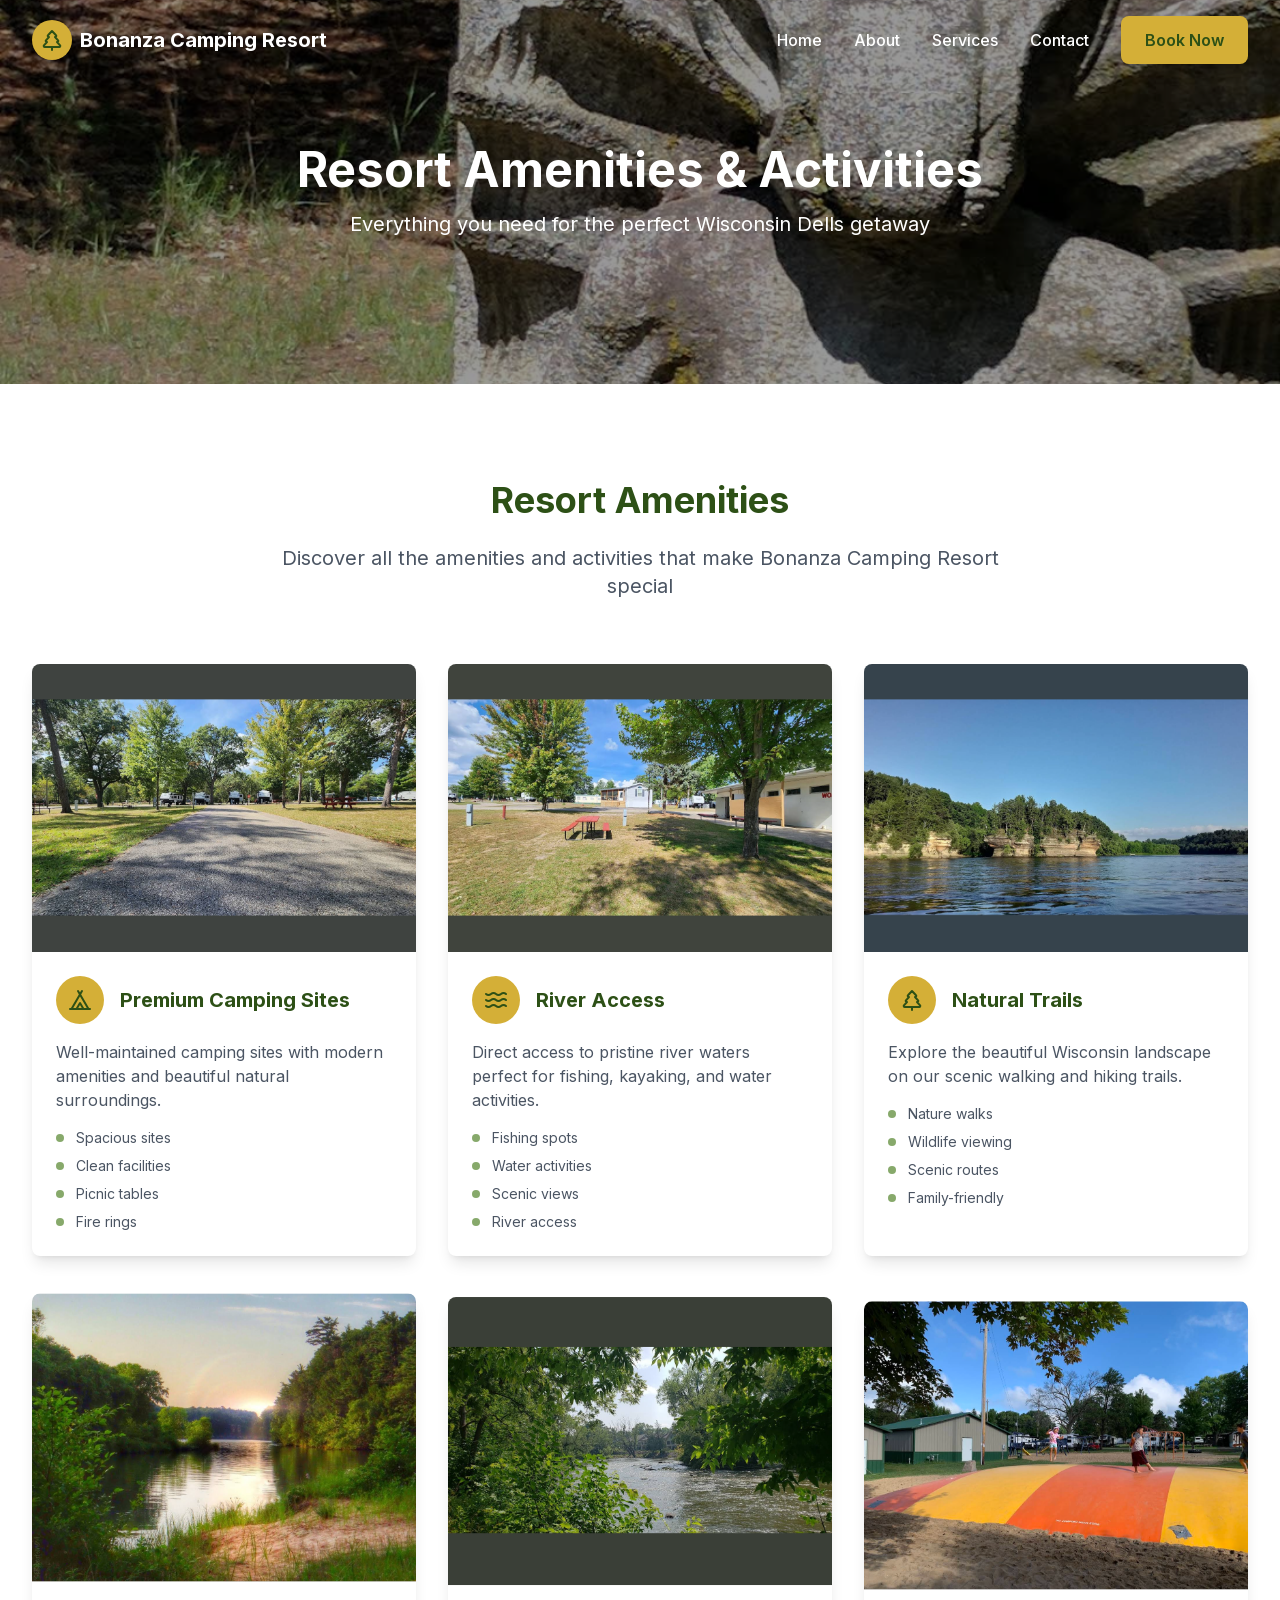
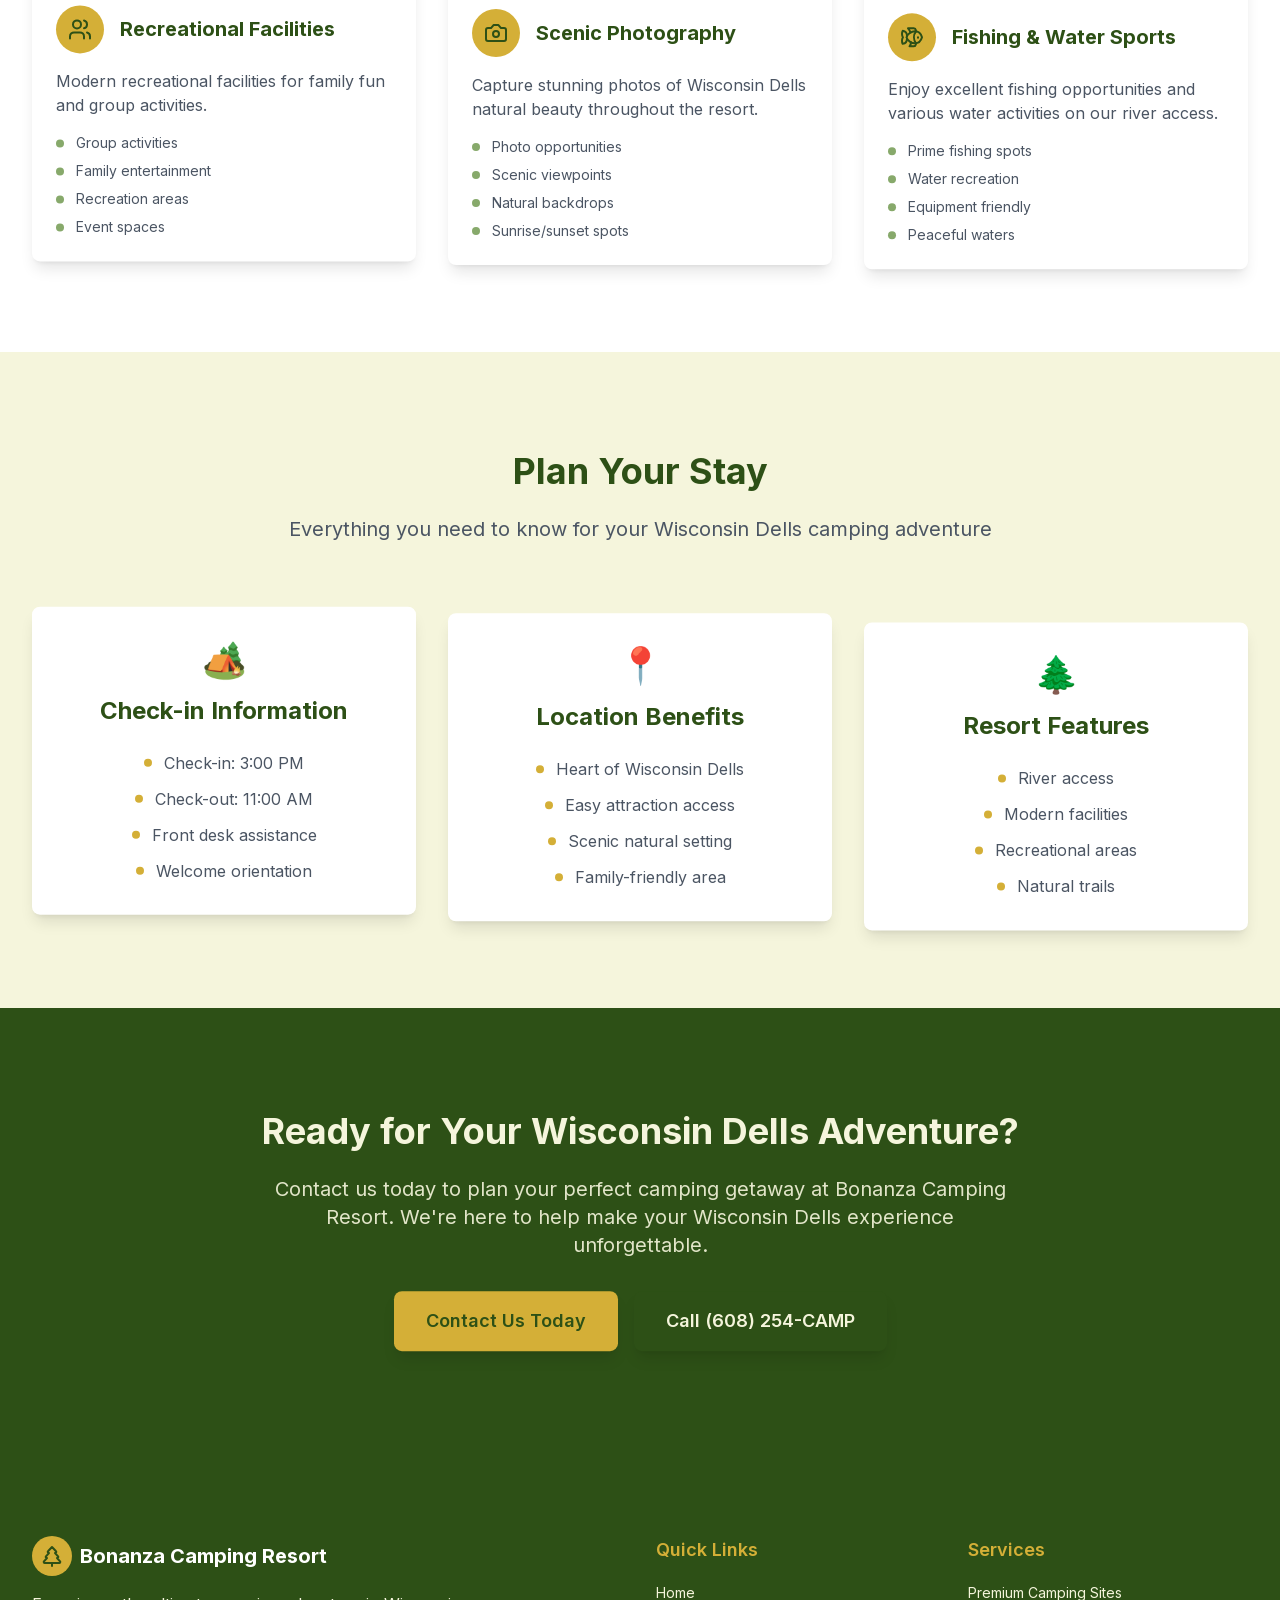
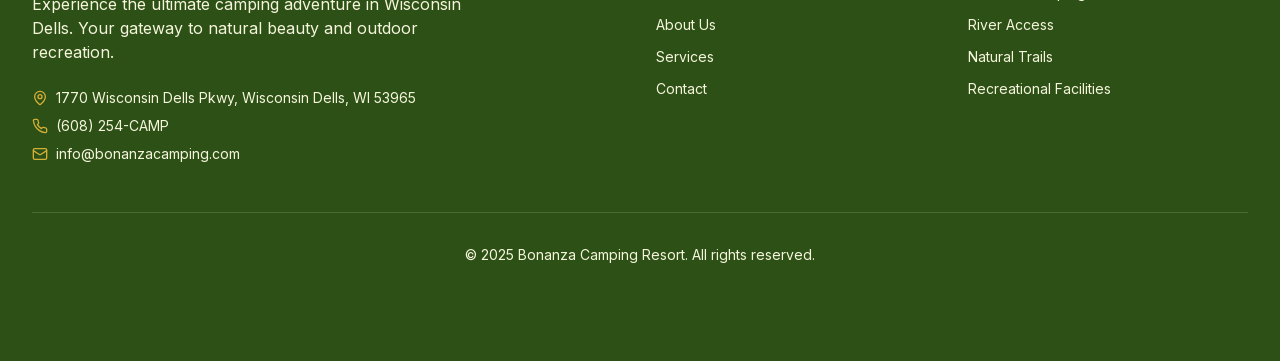
<file: services/index.html>
<!DOCTYPE html><html lang="en"><head><meta charSet="utf-8"/><meta name="viewport" content="width=device-width, initial-scale=1"/><link rel="preload" href="/_next/static/media/e4af272ccee01ff0-s.p.woff2" as="font" crossorigin="" type="font/woff2"/><link rel="stylesheet" href="/_next/static/css/14978360b65be91a.css" data-precedence="next"/><link rel="preload" as="script" fetchPriority="low" href="/_next/static/chunks/webpack-d2cf98d9cef4ff37.js"/><script src="/_next/static/chunks/ceb5afef-d98ad726377d3148.js" async=""></script><script src="/_next/static/chunks/156-6d78fde4ea8ecce2.js" async=""></script><script src="/_next/static/chunks/main-app-f896963268641fe0.js" async=""></script><script src="/_next/static/chunks/844-6e41e12ca75a821d.js" async=""></script><script src="/_next/static/chunks/1-7f0d245ff1e53e60.js" async=""></script><script src="/_next/static/chunks/app/services/page-91a2cc97a5ab194c.js" async=""></script><script src="/_next/static/chunks/84-bed2b2c397266bae.js" async=""></script><script src="/_next/static/chunks/app/layout-98c0a580f5e69a9e.js" async=""></script><title>Bonanza Camping - Premium Outdoor Adventures</title><meta name="description" content="Experience the ultimate camping adventure at Bonanza Camping. Premium campsites, outdoor activities, and unforgettable memories in nature."/><meta name="keywords" content="camping, outdoor adventures, nature, hiking, fishing, campfire, wilderness"/><meta name="next-size-adjust"/><script src="/_next/static/chunks/polyfills-42372ed130431b0a.js" noModule=""></script></head><body class="__className_e8ce0c"><header class="fixed top-0 left-0 right-0 z-50 transition-all duration-300 bg-transparent"><div class="container-max"><div class="flex items-center justify-between h-20 px-4 sm:px-6 lg:px-8"><a class="flex items-center space-x-2" href="/"><div class="flex items-center justify-center w-10 h-10 bg-golden-yellow rounded-full"><svg xmlns="http://www.w3.org/2000/svg" width="24" height="24" viewBox="0 0 24 24" fill="none" stroke="currentColor" stroke-width="2" stroke-linecap="round" stroke-linejoin="round" class="lucide lucide-tree-pine w-6 h-6 text-forest-green"><path d="m17 14 3 3.3a1 1 0 0 1-.7 1.7H4.7a1 1 0 0 1-.7-1.7L7 14h-.3a1 1 0 0 1-.7-1.7L9 9h-.2A1 1 0 0 1 8 7.3L12 3l4 4.3a1 1 0 0 1-.8 1.7H15l3 3.3a1 1 0 0 1-.7 1.7H17Z"></path><path d="M12 22v-3"></path></svg></div><span class="text-xl font-bold transition-colors text-white">Bonanza Camping Resort</span></a><nav class="hidden md:flex items-center space-x-8"><a class="font-medium transition-colors hover:text-golden-yellow text-white" href="/">Home</a><a class="font-medium transition-colors hover:text-golden-yellow text-white" href="/about/">About</a><a class="font-medium transition-colors hover:text-golden-yellow text-white" href="/services/">Services</a><a class="font-medium transition-colors hover:text-golden-yellow text-white" href="/contact/">Contact</a><a class="btn-primary" href="/contact/">Book Now</a></nav><button class="md:hidden p-2 rounded-lg transition-colors text-white hover:bg-white/10"><svg xmlns="http://www.w3.org/2000/svg" width="24" height="24" viewBox="0 0 24 24" fill="none" stroke="currentColor" stroke-width="2" stroke-linecap="round" stroke-linejoin="round" class="lucide lucide-menu w-6 h-6"><line x1="4" x2="20" y1="12" y2="12"></line><line x1="4" x2="20" y1="6" y2="6"></line><line x1="4" x2="20" y1="18" y2="18"></line></svg></button></div></div></header><main class="min-h-screen"><div class="min-h-screen"><section class="relative h-96 flex items-center justify-center overflow-hidden"><div class="absolute inset-0"><img alt="Bonanza Camping Resort amenities and facilities" loading="lazy" decoding="async" data-nimg="fill" class="object-cover" style="position:absolute;height:100%;width:100%;left:0;top:0;right:0;bottom:0;color:transparent" src="/images/IMG_0677.png"/><div class="absolute inset-0 bg-black/40"></div></div><div class="relative z-10 text-center text-white"><h1 class="text-5xl font-bold mb-4" style="opacity:0;transform:translateY(30px) translateZ(0)">Resort Amenities &amp; Activities</h1><p class="text-xl max-w-2xl mx-auto" style="opacity:0;transform:translateY(30px) translateZ(0)">Everything you need for the perfect Wisconsin Dells getaway</p></div></section><section class="section-padding bg-white"><div class="container-max"><div class="text-center mb-16" style="opacity:0;transform:translateY(30px) translateZ(0)"><h2 class="text-4xl font-bold text-forest-green mb-6">Resort Amenities</h2><p class="text-xl text-gray-600 max-w-3xl mx-auto">Discover all the amenities and activities that make Bonanza Camping Resort special</p></div><div class="grid md:grid-cols-2 lg:grid-cols-3 gap-8"><div class="bg-white rounded-lg shadow-lg overflow-hidden hover:shadow-xl transition-shadow duration-300" style="opacity:0;transform:translateY(30px) translateZ(0)"><div class="relative aspect-[4/3]"><img alt="Premium Camping Sites" loading="lazy" decoding="async" data-nimg="fill" class="object-cover" style="position:absolute;height:100%;width:100%;left:0;top:0;right:0;bottom:0;color:transparent" src="/images/IMG_0673.png"/></div><div class="p-6"><div class="flex items-center mb-4"><div class="inline-flex items-center justify-center w-12 h-12 bg-golden-yellow rounded-full mr-4"><svg xmlns="http://www.w3.org/2000/svg" width="24" height="24" viewBox="0 0 24 24" fill="none" stroke="currentColor" stroke-width="2" stroke-linecap="round" stroke-linejoin="round" class="lucide lucide-tent w-6 h-6 text-forest-green"><path d="M3.5 21 14 3"></path><path d="M20.5 21 10 3"></path><path d="M15.5 21 12 15l-3.5 6"></path><path d="M2 21h20"></path></svg></div><h3 class="text-xl font-bold text-forest-green">Premium Camping Sites</h3></div><p class="text-gray-600 mb-4">Well-maintained camping sites with modern amenities and beautiful natural surroundings.</p><ul class="space-y-2"><li class="flex items-center text-gray-600 text-sm"><div class="w-2 h-2 bg-sage-green rounded-full mr-3"></div>Spacious sites</li><li class="flex items-center text-gray-600 text-sm"><div class="w-2 h-2 bg-sage-green rounded-full mr-3"></div>Clean facilities</li><li class="flex items-center text-gray-600 text-sm"><div class="w-2 h-2 bg-sage-green rounded-full mr-3"></div>Picnic tables</li><li class="flex items-center text-gray-600 text-sm"><div class="w-2 h-2 bg-sage-green rounded-full mr-3"></div>Fire rings</li></ul></div></div><div class="bg-white rounded-lg shadow-lg overflow-hidden hover:shadow-xl transition-shadow duration-300" style="opacity:0;transform:translateY(30px) translateZ(0)"><div class="relative aspect-[4/3]"><img alt="River Access" loading="lazy" decoding="async" data-nimg="fill" class="object-cover" style="position:absolute;height:100%;width:100%;left:0;top:0;right:0;bottom:0;color:transparent" src="/images/IMG_0669.png"/></div><div class="p-6"><div class="flex items-center mb-4"><div class="inline-flex items-center justify-center w-12 h-12 bg-golden-yellow rounded-full mr-4"><svg xmlns="http://www.w3.org/2000/svg" width="24" height="24" viewBox="0 0 24 24" fill="none" stroke="currentColor" stroke-width="2" stroke-linecap="round" stroke-linejoin="round" class="lucide lucide-waves w-6 h-6 text-forest-green"><path d="M2 6c.6.5 1.2 1 2.5 1C7 7 7 5 9.5 5c2.6 0 2.4 2 5 2 2.5 0 2.5-2 5-2 1.3 0 1.9.5 2.5 1"></path><path d="M2 12c.6.5 1.2 1 2.5 1 2.5 0 2.5-2 5-2 2.6 0 2.4 2 5 2 2.5 0 2.5-2 5-2 1.3 0 1.9.5 2.5 1"></path><path d="M2 18c.6.5 1.2 1 2.5 1 2.5 0 2.5-2 5-2 2.6 0 2.4 2 5 2 2.5 0 2.5-2 5-2 1.3 0 1.9.5 2.5 1"></path></svg></div><h3 class="text-xl font-bold text-forest-green">River Access</h3></div><p class="text-gray-600 mb-4">Direct access to pristine river waters perfect for fishing, kayaking, and water activities.</p><ul class="space-y-2"><li class="flex items-center text-gray-600 text-sm"><div class="w-2 h-2 bg-sage-green rounded-full mr-3"></div>Fishing spots</li><li class="flex items-center text-gray-600 text-sm"><div class="w-2 h-2 bg-sage-green rounded-full mr-3"></div>Water activities</li><li class="flex items-center text-gray-600 text-sm"><div class="w-2 h-2 bg-sage-green rounded-full mr-3"></div>Scenic views</li><li class="flex items-center text-gray-600 text-sm"><div class="w-2 h-2 bg-sage-green rounded-full mr-3"></div>River access</li></ul></div></div><div class="bg-white rounded-lg shadow-lg overflow-hidden hover:shadow-xl transition-shadow duration-300" style="opacity:0;transform:translateY(30px) translateZ(0)"><div class="relative aspect-[4/3]"><img alt="Natural Trails" loading="lazy" decoding="async" data-nimg="fill" class="object-cover" style="position:absolute;height:100%;width:100%;left:0;top:0;right:0;bottom:0;color:transparent" src="/images/IMG_0671.png"/></div><div class="p-6"><div class="flex items-center mb-4"><div class="inline-flex items-center justify-center w-12 h-12 bg-golden-yellow rounded-full mr-4"><svg xmlns="http://www.w3.org/2000/svg" width="24" height="24" viewBox="0 0 24 24" fill="none" stroke="currentColor" stroke-width="2" stroke-linecap="round" stroke-linejoin="round" class="lucide lucide-tree-pine w-6 h-6 text-forest-green"><path d="m17 14 3 3.3a1 1 0 0 1-.7 1.7H4.7a1 1 0 0 1-.7-1.7L7 14h-.3a1 1 0 0 1-.7-1.7L9 9h-.2A1 1 0 0 1 8 7.3L12 3l4 4.3a1 1 0 0 1-.8 1.7H15l3 3.3a1 1 0 0 1-.7 1.7H17Z"></path><path d="M12 22v-3"></path></svg></div><h3 class="text-xl font-bold text-forest-green">Natural Trails</h3></div><p class="text-gray-600 mb-4">Explore the beautiful Wisconsin landscape on our scenic walking and hiking trails.</p><ul class="space-y-2"><li class="flex items-center text-gray-600 text-sm"><div class="w-2 h-2 bg-sage-green rounded-full mr-3"></div>Nature walks</li><li class="flex items-center text-gray-600 text-sm"><div class="w-2 h-2 bg-sage-green rounded-full mr-3"></div>Wildlife viewing</li><li class="flex items-center text-gray-600 text-sm"><div class="w-2 h-2 bg-sage-green rounded-full mr-3"></div>Scenic routes</li><li class="flex items-center text-gray-600 text-sm"><div class="w-2 h-2 bg-sage-green rounded-full mr-3"></div>Family-friendly</li></ul></div></div><div class="bg-white rounded-lg shadow-lg overflow-hidden hover:shadow-xl transition-shadow duration-300" style="opacity:0;transform:translateY(30px) translateZ(0)"><div class="relative aspect-[4/3]"><img alt="Recreational Facilities" loading="lazy" decoding="async" data-nimg="fill" class="object-cover" style="position:absolute;height:100%;width:100%;left:0;top:0;right:0;bottom:0;color:transparent" src="/images/IMG_0672.png"/></div><div class="p-6"><div class="flex items-center mb-4"><div class="inline-flex items-center justify-center w-12 h-12 bg-golden-yellow rounded-full mr-4"><svg xmlns="http://www.w3.org/2000/svg" width="24" height="24" viewBox="0 0 24 24" fill="none" stroke="currentColor" stroke-width="2" stroke-linecap="round" stroke-linejoin="round" class="lucide lucide-users w-6 h-6 text-forest-green"><path d="M16 21v-2a4 4 0 0 0-4-4H6a4 4 0 0 0-4 4v2"></path><circle cx="9" cy="7" r="4"></circle><path d="M22 21v-2a4 4 0 0 0-3-3.87"></path><path d="M16 3.13a4 4 0 0 1 0 7.75"></path></svg></div><h3 class="text-xl font-bold text-forest-green">Recreational Facilities</h3></div><p class="text-gray-600 mb-4">Modern recreational facilities for family fun and group activities.</p><ul class="space-y-2"><li class="flex items-center text-gray-600 text-sm"><div class="w-2 h-2 bg-sage-green rounded-full mr-3"></div>Group activities</li><li class="flex items-center text-gray-600 text-sm"><div class="w-2 h-2 bg-sage-green rounded-full mr-3"></div>Family entertainment</li><li class="flex items-center text-gray-600 text-sm"><div class="w-2 h-2 bg-sage-green rounded-full mr-3"></div>Recreation areas</li><li class="flex items-center text-gray-600 text-sm"><div class="w-2 h-2 bg-sage-green rounded-full mr-3"></div>Event spaces</li></ul></div></div><div class="bg-white rounded-lg shadow-lg overflow-hidden hover:shadow-xl transition-shadow duration-300" style="opacity:0;transform:translateY(30px) translateZ(0)"><div class="relative aspect-[4/3]"><img alt="Scenic Photography" loading="lazy" decoding="async" data-nimg="fill" class="object-cover" style="position:absolute;height:100%;width:100%;left:0;top:0;right:0;bottom:0;color:transparent" src="/images/IMG_0675.png"/></div><div class="p-6"><div class="flex items-center mb-4"><div class="inline-flex items-center justify-center w-12 h-12 bg-golden-yellow rounded-full mr-4"><svg xmlns="http://www.w3.org/2000/svg" width="24" height="24" viewBox="0 0 24 24" fill="none" stroke="currentColor" stroke-width="2" stroke-linecap="round" stroke-linejoin="round" class="lucide lucide-camera w-6 h-6 text-forest-green"><path d="M14.5 4h-5L7 7H4a2 2 0 0 0-2 2v9a2 2 0 0 0 2 2h16a2 2 0 0 0 2-2V9a2 2 0 0 0-2-2h-3l-2.5-3z"></path><circle cx="12" cy="13" r="3"></circle></svg></div><h3 class="text-xl font-bold text-forest-green">Scenic Photography</h3></div><p class="text-gray-600 mb-4">Capture stunning photos of Wisconsin Dells natural beauty throughout the resort.</p><ul class="space-y-2"><li class="flex items-center text-gray-600 text-sm"><div class="w-2 h-2 bg-sage-green rounded-full mr-3"></div>Photo opportunities</li><li class="flex items-center text-gray-600 text-sm"><div class="w-2 h-2 bg-sage-green rounded-full mr-3"></div>Scenic viewpoints</li><li class="flex items-center text-gray-600 text-sm"><div class="w-2 h-2 bg-sage-green rounded-full mr-3"></div>Natural backdrops</li><li class="flex items-center text-gray-600 text-sm"><div class="w-2 h-2 bg-sage-green rounded-full mr-3"></div>Sunrise/sunset spots</li></ul></div></div><div class="bg-white rounded-lg shadow-lg overflow-hidden hover:shadow-xl transition-shadow duration-300" style="opacity:0;transform:translateY(30px) translateZ(0)"><div class="relative aspect-[4/3]"><img alt="Fishing &amp; Water Sports" loading="lazy" decoding="async" data-nimg="fill" class="object-cover" style="position:absolute;height:100%;width:100%;left:0;top:0;right:0;bottom:0;color:transparent" src="/images/IMG_0670.png"/></div><div class="p-6"><div class="flex items-center mb-4"><div class="inline-flex items-center justify-center w-12 h-12 bg-golden-yellow rounded-full mr-4"><svg xmlns="http://www.w3.org/2000/svg" width="24" height="24" viewBox="0 0 24 24" fill="none" stroke="currentColor" stroke-width="2" stroke-linecap="round" stroke-linejoin="round" class="lucide lucide-fish w-6 h-6 text-forest-green"><path d="M6.5 12c.94-3.46 4.94-6 8.5-6 3.56 0 6.06 2.54 7 6-.94 3.47-3.44 6-7 6s-7.56-2.53-8.5-6Z"></path><path d="M18 12v.5"></path><path d="M16 17.93a9.77 9.77 0 0 1 0-11.86"></path><path d="M7 10.67C7 8 5.58 5.97 2.73 5.5c-1 1.5-1 5 .23 6.5-1.24 1.5-1.24 5-.23 6.5C5.58 18.03 7 16 7 13.33"></path><path d="M10.46 7.26C10.2 5.88 9.17 4.24 8 3h5.8a2 2 0 0 1 1.98 1.67l.23 1.4"></path><path d="m16.01 17.93-.23 1.4A2 2 0 0 1 13.8 21H9.5a5.96 5.96 0 0 0 1.49-3.98"></path></svg></div><h3 class="text-xl font-bold text-forest-green">Fishing &amp; Water Sports</h3></div><p class="text-gray-600 mb-4">Enjoy excellent fishing opportunities and various water activities on our river access.</p><ul class="space-y-2"><li class="flex items-center text-gray-600 text-sm"><div class="w-2 h-2 bg-sage-green rounded-full mr-3"></div>Prime fishing spots</li><li class="flex items-center text-gray-600 text-sm"><div class="w-2 h-2 bg-sage-green rounded-full mr-3"></div>Water recreation</li><li class="flex items-center text-gray-600 text-sm"><div class="w-2 h-2 bg-sage-green rounded-full mr-3"></div>Equipment friendly</li><li class="flex items-center text-gray-600 text-sm"><div class="w-2 h-2 bg-sage-green rounded-full mr-3"></div>Peaceful waters</li></ul></div></div></div></div></section><section class="section-padding bg-cream"><div class="container-max"><div class="text-center mb-16" style="opacity:0;transform:translateY(30px) translateZ(0)"><h2 class="text-4xl font-bold text-forest-green mb-6">Plan Your Stay</h2><p class="text-xl text-gray-600 max-w-3xl mx-auto">Everything you need to know for your Wisconsin Dells camping adventure</p></div><div class="grid md:grid-cols-2 lg:grid-cols-3 gap-8"><div class="bg-white p-8 rounded-lg shadow-lg text-center" style="opacity:0;transform:translateY(30px) translateZ(0)"><div class="text-4xl mb-4">🏕️</div><h3 class="text-2xl font-bold text-forest-green mb-6">Check-in Information</h3><ul class="space-y-3"><li class="flex items-center justify-center text-gray-600"><div class="w-2 h-2 bg-golden-yellow rounded-full mr-3"></div>Check-in: 3:00 PM</li><li class="flex items-center justify-center text-gray-600"><div class="w-2 h-2 bg-golden-yellow rounded-full mr-3"></div>Check-out: 11:00 AM</li><li class="flex items-center justify-center text-gray-600"><div class="w-2 h-2 bg-golden-yellow rounded-full mr-3"></div>Front desk assistance</li><li class="flex items-center justify-center text-gray-600"><div class="w-2 h-2 bg-golden-yellow rounded-full mr-3"></div>Welcome orientation</li></ul></div><div class="bg-white p-8 rounded-lg shadow-lg text-center" style="opacity:0;transform:translateY(30px) translateZ(0)"><div class="text-4xl mb-4">📍</div><h3 class="text-2xl font-bold text-forest-green mb-6">Location Benefits</h3><ul class="space-y-3"><li class="flex items-center justify-center text-gray-600"><div class="w-2 h-2 bg-golden-yellow rounded-full mr-3"></div>Heart of Wisconsin Dells</li><li class="flex items-center justify-center text-gray-600"><div class="w-2 h-2 bg-golden-yellow rounded-full mr-3"></div>Easy attraction access</li><li class="flex items-center justify-center text-gray-600"><div class="w-2 h-2 bg-golden-yellow rounded-full mr-3"></div>Scenic natural setting</li><li class="flex items-center justify-center text-gray-600"><div class="w-2 h-2 bg-golden-yellow rounded-full mr-3"></div>Family-friendly area</li></ul></div><div class="bg-white p-8 rounded-lg shadow-lg text-center" style="opacity:0;transform:translateY(30px) translateZ(0)"><div class="text-4xl mb-4">🌲</div><h3 class="text-2xl font-bold text-forest-green mb-6">Resort Features</h3><ul class="space-y-3"><li class="flex items-center justify-center text-gray-600"><div class="w-2 h-2 bg-golden-yellow rounded-full mr-3"></div>River access</li><li class="flex items-center justify-center text-gray-600"><div class="w-2 h-2 bg-golden-yellow rounded-full mr-3"></div>Modern facilities</li><li class="flex items-center justify-center text-gray-600"><div class="w-2 h-2 bg-golden-yellow rounded-full mr-3"></div>Recreational areas</li><li class="flex items-center justify-center text-gray-600"><div class="w-2 h-2 bg-golden-yellow rounded-full mr-3"></div>Natural trails</li></ul></div></div></div></section><section class="section-padding bg-forest-green"><div class="container-max"><div class="text-center" style="opacity:0;transform:translateY(30px) translateZ(0)"><h2 class="text-4xl font-bold text-cream mb-6">Ready for Your Wisconsin Dells Adventure?</h2><p class="text-xl text-cream/90 max-w-3xl mx-auto mb-8">Contact us today to plan your perfect camping getaway at Bonanza Camping Resort. We&#x27;re here to help make your Wisconsin Dells experience unforgettable.</p><div class="flex flex-col sm:flex-row gap-4 justify-center"><a href="/contact" class="btn-primary text-lg px-8 py-4 inline-block">Contact Us Today</a><a href="tel:+16082542267" class="btn-secondary text-lg px-8 py-4 inline-block">Call (608) 254-CAMP</a></div></div></div></section></div></main><footer class="bg-forest-green text-white"><div class="container-max section-padding"><div class="grid md:grid-cols-4 gap-8"><div class="md:col-span-2"><div class="flex items-center space-x-2 mb-4"><div class="flex items-center justify-center w-10 h-10 bg-golden-yellow rounded-full"><svg xmlns="http://www.w3.org/2000/svg" width="24" height="24" viewBox="0 0 24 24" fill="none" stroke="currentColor" stroke-width="2" stroke-linecap="round" stroke-linejoin="round" class="lucide lucide-tree-pine w-6 h-6 text-forest-green"><path d="m17 14 3 3.3a1 1 0 0 1-.7 1.7H4.7a1 1 0 0 1-.7-1.7L7 14h-.3a1 1 0 0 1-.7-1.7L9 9h-.2A1 1 0 0 1 8 7.3L12 3l4 4.3a1 1 0 0 1-.8 1.7H15l3 3.3a1 1 0 0 1-.7 1.7H17Z"></path><path d="M12 22v-3"></path></svg></div><span class="text-xl font-bold">Bonanza Camping Resort</span></div><p class="text-cream mb-6 max-w-md">Experience the ultimate camping adventure in Wisconsin Dells. Your gateway to natural beauty and outdoor recreation.</p><div class="space-y-2"><div class="flex items-center space-x-2"><svg xmlns="http://www.w3.org/2000/svg" width="24" height="24" viewBox="0 0 24 24" fill="none" stroke="currentColor" stroke-width="2" stroke-linecap="round" stroke-linejoin="round" class="lucide lucide-map-pin w-4 h-4 text-golden-yellow"><path d="M20 10c0 4.993-5.539 10.193-7.399 11.799a1 1 0 0 1-1.202 0C9.539 20.193 4 14.993 4 10a8 8 0 0 1 16 0"></path><circle cx="12" cy="10" r="3"></circle></svg><span class="text-sm text-cream">1770 Wisconsin Dells Pkwy, Wisconsin Dells, WI 53965</span></div><div class="flex items-center space-x-2"><svg xmlns="http://www.w3.org/2000/svg" width="24" height="24" viewBox="0 0 24 24" fill="none" stroke="currentColor" stroke-width="2" stroke-linecap="round" stroke-linejoin="round" class="lucide lucide-phone w-4 h-4 text-golden-yellow"><path d="M22 16.92v3a2 2 0 0 1-2.18 2 19.79 19.79 0 0 1-8.63-3.07 19.5 19.5 0 0 1-6-6 19.79 19.79 0 0 1-3.07-8.67A2 2 0 0 1 4.11 2h3a2 2 0 0 1 2 1.72 12.84 12.84 0 0 0 .7 2.81 2 2 0 0 1-.45 2.11L8.09 9.91a16 16 0 0 0 6 6l1.27-1.27a2 2 0 0 1 2.11-.45 12.84 12.84 0 0 0 2.81.7A2 2 0 0 1 22 16.92z"></path></svg><span class="text-sm text-cream">(608) 254-CAMP</span></div><div class="flex items-center space-x-2"><svg xmlns="http://www.w3.org/2000/svg" width="24" height="24" viewBox="0 0 24 24" fill="none" stroke="currentColor" stroke-width="2" stroke-linecap="round" stroke-linejoin="round" class="lucide lucide-mail w-4 h-4 text-golden-yellow"><rect width="20" height="16" x="2" y="4" rx="2"></rect><path d="m22 7-8.97 5.7a1.94 1.94 0 0 1-2.06 0L2 7"></path></svg><span class="text-sm text-cream">info@bonanzacamping.com</span></div></div></div><div><h3 class="text-lg font-semibold mb-4 text-golden-yellow">Quick Links</h3><ul class="space-y-2"><li><a class="text-cream hover:text-golden-yellow transition-colors text-sm" href="/">Home</a></li><li><a class="text-cream hover:text-golden-yellow transition-colors text-sm" href="/about/">About Us</a></li><li><a class="text-cream hover:text-golden-yellow transition-colors text-sm" href="/services/">Services</a></li><li><a class="text-cream hover:text-golden-yellow transition-colors text-sm" href="/contact/">Contact</a></li></ul></div><div><h3 class="text-lg font-semibold mb-4 text-golden-yellow">Services</h3><ul class="space-y-2"><li><span class="text-cream text-sm">Premium Camping Sites</span></li><li><span class="text-cream text-sm">River Access</span></li><li><span class="text-cream text-sm">Natural Trails</span></li><li><span class="text-cream text-sm">Recreational Facilities</span></li></ul></div></div><div class="border-t border-sage-green/30 mt-12 pt-8 text-center"><p class="text-cream text-sm">© 2025 Bonanza Camping Resort. All rights reserved.</p></div></div></footer><script src="/_next/static/chunks/webpack-d2cf98d9cef4ff37.js" async=""></script><script>(self.__next_f=self.__next_f||[]).push([0]);self.__next_f.push([2,null])</script><script>self.__next_f.push([1,"1:HL[\"/_next/static/media/e4af272ccee01ff0-s.p.woff2\",\"font\",{\"crossOrigin\":\"\",\"type\":\"font/woff2\"}]\n2:HL[\"/_next/static/css/14978360b65be91a.css\",\"style\"]\n"])</script><script>self.__next_f.push([1,"3:I[5616,[],\"\"]\n5:I[1706,[],\"ClientPageRoot\"]\n6:I[1719,[\"844\",\"static/chunks/844-6e41e12ca75a821d.js\",\"1\",\"static/chunks/1-7f0d245ff1e53e60.js\",\"469\",\"static/chunks/app/services/page-91a2cc97a5ab194c.js\"],\"default\",1]\n7:I[6146,[],\"\"]\n8:I[4411,[],\"\"]\n9:I[20,[\"844\",\"static/chunks/844-6e41e12ca75a821d.js\",\"84\",\"static/chunks/84-bed2b2c397266bae.js\",\"185\",\"static/chunks/app/layout-98c0a580f5e69a9e.js\"],\"Header\"]\na:I[5558,[\"844\",\"static/chunks/844-6e41e12ca75a821d.js\",\"84\",\"static/chunks/84-bed2b2c397266bae.js\",\"185\",\"static/chunks/app/layout-98c0a580f5e69a9e.js\"],\"\"]\nc:I[7141,[],\"\"]\nd:[]\n"])</script><script>self.__next_f.push([1,"0:[\"$\",\"$L3\",null,{\"buildId\":\"YOH4CrGNHc1H3gzqiXBF_\",\"assetPrefix\":\"\",\"urlParts\":[\"\",\"services\",\"\"],\"initialTree\":[\"\",{\"children\":[\"services\",{\"children\":[\"__PAGE__\",{}]}]},\"$undefined\",\"$undefined\",true],\"initialSeedData\":[\"\",{\"children\":[\"services\",{\"children\":[\"__PAGE__\",{},[[\"$L4\",[\"$\",\"$L5\",null,{\"props\":{\"params\":{},\"searchParams\":{}},\"Component\":\"$6\"}],null],null],null]},[null,[\"$\",\"$L7\",null,{\"parallelRouterKey\":\"children\",\"segmentPath\":[\"children\",\"services\",\"children\"],\"error\":\"$undefined\",\"errorStyles\":\"$undefined\",\"errorScripts\":\"$undefined\",\"template\":[\"$\",\"$L8\",null,{}],\"templateStyles\":\"$undefined\",\"templateScripts\":\"$undefined\",\"notFound\":\"$undefined\",\"notFoundStyles\":\"$undefined\"}]],null]},[[[[\"$\",\"link\",\"0\",{\"rel\":\"stylesheet\",\"href\":\"/_next/static/css/14978360b65be91a.css\",\"precedence\":\"next\",\"crossOrigin\":\"$undefined\"}]],[\"$\",\"html\",null,{\"lang\":\"en\",\"children\":[\"$\",\"body\",null,{\"className\":\"__className_e8ce0c\",\"children\":[[\"$\",\"$L9\",null,{}],[\"$\",\"main\",null,{\"className\":\"min-h-screen\",\"children\":[\"$\",\"$L7\",null,{\"parallelRouterKey\":\"children\",\"segmentPath\":[\"children\"],\"error\":\"$undefined\",\"errorStyles\":\"$undefined\",\"errorScripts\":\"$undefined\",\"template\":[\"$\",\"$L8\",null,{}],\"templateStyles\":\"$undefined\",\"templateScripts\":\"$undefined\",\"notFound\":[[\"$\",\"title\",null,{\"children\":\"404: This page could not be found.\"}],[\"$\",\"div\",null,{\"style\":{\"fontFamily\":\"system-ui,\\\"Segoe UI\\\",Roboto,Helvetica,Arial,sans-serif,\\\"Apple Color Emoji\\\",\\\"Segoe UI Emoji\\\"\",\"height\":\"100vh\",\"textAlign\":\"center\",\"display\":\"flex\",\"flexDirection\":\"column\",\"alignItems\":\"center\",\"justifyContent\":\"center\"},\"children\":[\"$\",\"div\",null,{\"children\":[[\"$\",\"style\",null,{\"dangerouslySetInnerHTML\":{\"__html\":\"body{color:#000;background:#fff;margin:0}.next-error-h1{border-right:1px solid rgba(0,0,0,.3)}@media (prefers-color-scheme:dark){body{color:#fff;background:#000}.next-error-h1{border-right:1px solid rgba(255,255,255,.3)}}\"}}],[\"$\",\"h1\",null,{\"className\":\"next-error-h1\",\"style\":{\"display\":\"inline-block\",\"margin\":\"0 20px 0 0\",\"padding\":\"0 23px 0 0\",\"fontSize\":24,\"fontWeight\":500,\"verticalAlign\":\"top\",\"lineHeight\":\"49px\"},\"children\":\"404\"}],[\"$\",\"div\",null,{\"style\":{\"display\":\"inline-block\"},\"children\":[\"$\",\"h2\",null,{\"style\":{\"fontSize\":14,\"fontWeight\":400,\"lineHeight\":\"49px\",\"margin\":0},\"children\":\"This page could not be found.\"}]}]]}]}]],\"notFoundStyles\":[]}]}],[\"$\",\"footer\",null,{\"className\":\"bg-forest-green text-white\",\"children\":[\"$\",\"div\",null,{\"className\":\"container-max section-padding\",\"children\":[[\"$\",\"div\",null,{\"className\":\"grid md:grid-cols-4 gap-8\",\"children\":[[\"$\",\"div\",null,{\"className\":\"md:col-span-2\",\"children\":[[\"$\",\"div\",null,{\"className\":\"flex items-center space-x-2 mb-4\",\"children\":[[\"$\",\"div\",null,{\"className\":\"flex items-center justify-center w-10 h-10 bg-golden-yellow rounded-full\",\"children\":[\"$\",\"svg\",null,{\"xmlns\":\"http://www.w3.org/2000/svg\",\"width\":24,\"height\":24,\"viewBox\":\"0 0 24 24\",\"fill\":\"none\",\"stroke\":\"currentColor\",\"strokeWidth\":2,\"strokeLinecap\":\"round\",\"strokeLinejoin\":\"round\",\"className\":\"lucide lucide-tree-pine w-6 h-6 text-forest-green\",\"children\":[[\"$\",\"path\",\"cpyugq\",{\"d\":\"m17 14 3 3.3a1 1 0 0 1-.7 1.7H4.7a1 1 0 0 1-.7-1.7L7 14h-.3a1 1 0 0 1-.7-1.7L9 9h-.2A1 1 0 0 1 8 7.3L12 3l4 4.3a1 1 0 0 1-.8 1.7H15l3 3.3a1 1 0 0 1-.7 1.7H17Z\"}],[\"$\",\"path\",\"kmzjlo\",{\"d\":\"M12 22v-3\"}],\"$undefined\"]}]}],[\"$\",\"span\",null,{\"className\":\"text-xl font-bold\",\"children\":\"Bonanza Camping Resort\"}]]}],[\"$\",\"p\",null,{\"className\":\"text-cream mb-6 max-w-md\",\"children\":\"Experience the ultimate camping adventure in Wisconsin Dells. Your gateway to natural beauty and outdoor recreation.\"}],[\"$\",\"div\",null,{\"className\":\"space-y-2\",\"children\":[[\"$\",\"div\",null,{\"className\":\"flex items-center space-x-2\",\"children\":[[\"$\",\"svg\",null,{\"xmlns\":\"http://www.w3.org/2000/svg\",\"width\":24,\"height\":24,\"viewBox\":\"0 0 24 24\",\"fill\":\"none\",\"stroke\":\"currentColor\",\"strokeWidth\":2,\"strokeLinecap\":\"round\",\"strokeLinejoin\":\"round\",\"className\":\"lucide lucide-map-pin w-4 h-4 text-golden-yellow\",\"children\":[[\"$\",\"path\",\"1r0f0z\",{\"d\":\"M20 10c0 4.993-5.539 10.193-7.399 11.799a1 1 0 0 1-1.202 0C9.539 20.193 4 14.993 4 10a8 8 0 0 1 16 0\"}],[\"$\",\"circle\",\"ilqhr7\",{\"cx\":\"12\",\"cy\":\"10\",\"r\":\"3\"}],\"$undefined\"]}],[\"$\",\"span\",null,{\"className\":\"text-sm text-cream\",\"children\":\"1770 Wisconsin Dells Pkwy, Wisconsin Dells, WI 53965\"}]]}],[\"$\",\"div\",null,{\"className\":\"flex items-center space-x-2\",\"children\":[[\"$\",\"svg\",null,{\"xmlns\":\"http://www.w3.org/2000/svg\",\"width\":24,\"height\":24,\"viewBox\":\"0 0 24 24\",\"fill\":\"none\",\"stroke\":\"currentColor\",\"strokeWidth\":2,\"strokeLinecap\":\"round\",\"strokeLinejoin\":\"round\",\"className\":\"lucide lucide-phone w-4 h-4 text-golden-yellow\",\"children\":[[\"$\",\"path\",\"foiqr5\",{\"d\":\"M22 16.92v3a2 2 0 0 1-2.18 2 19.79 19.79 0 0 1-8.63-3.07 19.5 19.5 0 0 1-6-6 19.79 19.79 0 0 1-3.07-8.67A2 2 0 0 1 4.11 2h3a2 2 0 0 1 2 1.72 12.84 12.84 0 0 0 .7 2.81 2 2 0 0 1-.45 2.11L8.09 9.91a16 16 0 0 0 6 6l1.27-1.27a2 2 0 0 1 2.11-.45 12.84 12.84 0 0 0 2.81.7A2 2 0 0 1 22 16.92z\"}],\"$undefined\"]}],[\"$\",\"span\",null,{\"className\":\"text-sm text-cream\",\"children\":\"(608) 254-CAMP\"}]]}],[\"$\",\"div\",null,{\"className\":\"flex items-center space-x-2\",\"children\":[[\"$\",\"svg\",null,{\"xmlns\":\"http://www.w3.org/2000/svg\",\"width\":24,\"height\":24,\"viewBox\":\"0 0 24 24\",\"fill\":\"none\",\"stroke\":\"currentColor\",\"strokeWidth\":2,\"strokeLinecap\":\"round\",\"strokeLinejoin\":\"round\",\"className\":\"lucide lucide-mail w-4 h-4 text-golden-yellow\",\"children\":[[\"$\",\"rect\",\"18n3k1\",{\"width\":\"20\",\"height\":\"16\",\"x\":\"2\",\"y\":\"4\",\"rx\":\"2\"}],[\"$\",\"path\",\"1ocrg3\",{\"d\":\"m22 7-8.97 5.7a1.94 1.94 0 0 1-2.06 0L2 7\"}],\"$undefined\"]}],[\"$\",\"span\",null,{\"className\":\"text-sm text-cream\",\"children\":\"info@bonanzacamping.com\"}]]}]]}]]}],[\"$\",\"div\",null,{\"children\":[[\"$\",\"h3\",null,{\"className\":\"text-lg font-semibold mb-4 text-golden-yellow\",\"children\":\"Quick Links\"}],[\"$\",\"ul\",null,{\"className\":\"space-y-2\",\"children\":[[\"$\",\"li\",\"Home\",{\"children\":[\"$\",\"$La\",null,{\"href\":\"/\",\"className\":\"text-cream hover:text-golden-yellow transition-colors text-sm\",\"children\":\"Home\"}]}],[\"$\",\"li\",\"About Us\",{\"children\":[\"$\",\"$La\",null,{\"href\":\"/about\",\"className\":\"text-cream hover:text-golden-yellow transition-colors text-sm\",\"children\":\"About Us\"}]}],[\"$\",\"li\",\"Services\",{\"children\":[\"$\",\"$La\",null,{\"href\":\"/services\",\"className\":\"text-cream hover:text-golden-yellow transition-colors text-sm\",\"children\":\"Services\"}]}],[\"$\",\"li\",\"Contact\",{\"children\":[\"$\",\"$La\",null,{\"href\":\"/contact\",\"className\":\"text-cream hover:text-golden-yellow transition-colors text-sm\",\"children\":\"Contact\"}]}]]}]]}],[\"$\",\"div\",null,{\"children\":[[\"$\",\"h3\",null,{\"className\":\"text-lg font-semibold mb-4 text-golden-yellow\",\"children\":\"Services\"}],[\"$\",\"ul\",null,{\"className\":\"space-y-2\",\"children\":[[\"$\",\"li\",\"Premium Camping Sites\",{\"children\":[\"$\",\"span\",null,{\"className\":\"text-cream text-sm\",\"children\":\"Premium Camping Sites\"}]}],[\"$\",\"li\",\"River Access\",{\"children\":[\"$\",\"span\",null,{\"className\":\"text-cream text-sm\",\"children\":\"River Access\"}]}],[\"$\",\"li\",\"Natural Trails\",{\"children\":[\"$\",\"span\",null,{\"className\":\"text-cream text-sm\",\"children\":\"Natural Trails\"}]}],[\"$\",\"li\",\"Recreational Facilities\",{\"children\":[\"$\",\"span\",null,{\"className\":\"text-cream text-sm\",\"children\":\"Recreational Facilities\"}]}]]}]]}]]}],[\"$\",\"div\",null,{\"className\":\"border-t border-sage-green/30 mt-12 pt-8 text-center\",\"children\":[\"$\",\"p\",null,{\"className\":\"text-cream text-sm\",\"children\":\"© 2025 Bonanza Camping Resort. All rights reserved.\"}]}]]}]}]]}]}]],null],null],\"couldBeIntercepted\":false,\"initialHead\":[null,\"$Lb\"],\"globalErrorComponent\":\"$c\",\"missingSlots\":\"$Wd\"}]\n"])</script><script>self.__next_f.push([1,"b:[[\"$\",\"meta\",\"0\",{\"name\":\"viewport\",\"content\":\"width=device-width, initial-scale=1\"}],[\"$\",\"meta\",\"1\",{\"charSet\":\"utf-8\"}],[\"$\",\"title\",\"2\",{\"children\":\"Bonanza Camping - Premium Outdoor Adventures\"}],[\"$\",\"meta\",\"3\",{\"name\":\"description\",\"content\":\"Experience the ultimate camping adventure at Bonanza Camping. Premium campsites, outdoor activities, and unforgettable memories in nature.\"}],[\"$\",\"meta\",\"4\",{\"name\":\"keywords\",\"content\":\"camping, outdoor adventures, nature, hiking, fishing, campfire, wilderness\"}],[\"$\",\"meta\",\"5\",{\"name\":\"next-size-adjust\"}]]\n4:null\n"])</script></body></html>
</file>
<file: _next/static/css/14978360b65be91a.css>
@font-face{font-family:__Inter_e8ce0c;font-style:normal;font-weight:100 900;font-display:swap;src:url(/_next/static/media/55c55f0601d81cf3-s.woff2) format("woff2");unicode-range:u+0460-052f,u+1c80-1c8a,u+20b4,u+2de0-2dff,u+a640-a69f,u+fe2e-fe2f}@font-face{font-family:__Inter_e8ce0c;font-style:normal;font-weight:100 900;font-display:swap;src:url(/_next/static/media/26a46d62cd723877-s.woff2) format("woff2");unicode-range:u+0301,u+0400-045f,u+0490-0491,u+04b0-04b1,u+2116}@font-face{font-family:__Inter_e8ce0c;font-style:normal;font-weight:100 900;font-display:swap;src:url(/_next/static/media/97e0cb1ae144a2a9-s.woff2) format("woff2");unicode-range:u+1f??}@font-face{font-family:__Inter_e8ce0c;font-style:normal;font-weight:100 900;font-display:swap;src:url(/_next/static/media/581909926a08bbc8-s.woff2) format("woff2");unicode-range:u+0370-0377,u+037a-037f,u+0384-038a,u+038c,u+038e-03a1,u+03a3-03ff}@font-face{font-family:__Inter_e8ce0c;font-style:normal;font-weight:100 900;font-display:swap;src:url(/_next/static/media/df0a9ae256c0569c-s.woff2) format("woff2");unicode-range:u+0102-0103,u+0110-0111,u+0128-0129,u+0168-0169,u+01a0-01a1,u+01af-01b0,u+0300-0301,u+0303-0304,u+0308-0309,u+0323,u+0329,u+1ea0-1ef9,u+20ab}@font-face{font-family:__Inter_e8ce0c;font-style:normal;font-weight:100 900;font-display:swap;src:url(/_next/static/media/8e9860b6e62d6359-s.woff2) format("woff2");unicode-range:u+0100-02ba,u+02bd-02c5,u+02c7-02cc,u+02ce-02d7,u+02dd-02ff,u+0304,u+0308,u+0329,u+1d00-1dbf,u+1e00-1e9f,u+1ef2-1eff,u+2020,u+20a0-20ab,u+20ad-20c0,u+2113,u+2c60-2c7f,u+a720-a7ff}@font-face{font-family:__Inter_e8ce0c;font-style:normal;font-weight:100 900;font-display:swap;src:url(/_next/static/media/e4af272ccee01ff0-s.p.woff2) format("woff2");unicode-range:u+00??,u+0131,u+0152-0153,u+02bb-02bc,u+02c6,u+02da,u+02dc,u+0304,u+0308,u+0329,u+2000-206f,u+20ac,u+2122,u+2191,u+2193,u+2212,u+2215,u+feff,u+fffd}@font-face{font-family:__Inter_Fallback_e8ce0c;src:local("Arial");ascent-override:90.49%;descent-override:22.56%;line-gap-override:0.00%;size-adjust:107.06%}.__className_e8ce0c{font-family:__Inter_e8ce0c,__Inter_Fallback_e8ce0c;font-style:normal}

/*
! tailwindcss v3.3.3 | MIT License | https://tailwindcss.com
*/*,:after,:before{box-sizing:border-box;border:0 solid #e5e7eb}:after,:before{--tw-content:""}html{line-height:1.5;-webkit-text-size-adjust:100%;-moz-tab-size:4;-o-tab-size:4;tab-size:4;font-family:Inter,sans-serif;font-feature-settings:normal;font-variation-settings:normal}body{margin:0;line-height:inherit}hr{height:0;color:inherit;border-top-width:1px}abbr:where([title]){-webkit-text-decoration:underline dotted;text-decoration:underline dotted}h1,h2,h3,h4,h5,h6{font-size:inherit;font-weight:inherit}a{color:inherit;text-decoration:inherit}b,strong{font-weight:bolder}code,kbd,pre,samp{font-family:ui-monospace,SFMono-Regular,Menlo,Monaco,Consolas,Liberation Mono,Courier New,monospace;font-size:1em}small{font-size:80%}sub,sup{font-size:75%;line-height:0;position:relative;vertical-align:baseline}sub{bottom:-.25em}sup{top:-.5em}table{text-indent:0;border-color:inherit;border-collapse:collapse}button,input,optgroup,select,textarea{font-family:inherit;font-feature-settings:inherit;font-variation-settings:inherit;font-size:100%;font-weight:inherit;line-height:inherit;color:inherit;margin:0;padding:0}button,select{text-transform:none}[type=button],[type=reset],[type=submit],button{-webkit-appearance:button;background-color:transparent;background-image:none}:-moz-focusring{outline:auto}:-moz-ui-invalid{box-shadow:none}progress{vertical-align:baseline}::-webkit-inner-spin-button,::-webkit-outer-spin-button{height:auto}[type=search]{-webkit-appearance:textfield;outline-offset:-2px}::-webkit-search-decoration{-webkit-appearance:none}::-webkit-file-upload-button{-webkit-appearance:button;font:inherit}summary{display:list-item}blockquote,dd,dl,figure,h1,h2,h3,h4,h5,h6,hr,p,pre{margin:0}fieldset{margin:0}fieldset,legend{padding:0}menu,ol,ul{list-style:none;margin:0;padding:0}dialog{padding:0}textarea{resize:vertical}input::-moz-placeholder,textarea::-moz-placeholder{opacity:1;color:#9ca3af}input::placeholder,textarea::placeholder{opacity:1;color:#9ca3af}[role=button],button{cursor:pointer}:disabled{cursor:default}audio,canvas,embed,iframe,img,object,svg,video{display:block;vertical-align:middle}img,video{max-width:100%;height:auto}[hidden]{display:none}*{--tw-border-opacity:1;border-color:rgb(229 231 235/var(--tw-border-opacity))}body{--tw-bg-opacity:1;background-color:rgb(255 255 255/var(--tw-bg-opacity));--tw-text-opacity:1;color:rgb(17 24 39/var(--tw-text-opacity))}*,:after,:before{--tw-border-spacing-x:0;--tw-border-spacing-y:0;--tw-translate-x:0;--tw-translate-y:0;--tw-rotate:0;--tw-skew-x:0;--tw-skew-y:0;--tw-scale-x:1;--tw-scale-y:1;--tw-pan-x: ;--tw-pan-y: ;--tw-pinch-zoom: ;--tw-scroll-snap-strictness:proximity;--tw-gradient-from-position: ;--tw-gradient-via-position: ;--tw-gradient-to-position: ;--tw-ordinal: ;--tw-slashed-zero: ;--tw-numeric-figure: ;--tw-numeric-spacing: ;--tw-numeric-fraction: ;--tw-ring-inset: ;--tw-ring-offset-width:0px;--tw-ring-offset-color:#fff;--tw-ring-color:rgba(59,130,246,.5);--tw-ring-offset-shadow:0 0 #0000;--tw-ring-shadow:0 0 #0000;--tw-shadow:0 0 #0000;--tw-shadow-colored:0 0 #0000;--tw-blur: ;--tw-brightness: ;--tw-contrast: ;--tw-grayscale: ;--tw-hue-rotate: ;--tw-invert: ;--tw-saturate: ;--tw-sepia: ;--tw-drop-shadow: ;--tw-backdrop-blur: ;--tw-backdrop-brightness: ;--tw-backdrop-contrast: ;--tw-backdrop-grayscale: ;--tw-backdrop-hue-rotate: ;--tw-backdrop-invert: ;--tw-backdrop-opacity: ;--tw-backdrop-saturate: ;--tw-backdrop-sepia: }::backdrop{--tw-border-spacing-x:0;--tw-border-spacing-y:0;--tw-translate-x:0;--tw-translate-y:0;--tw-rotate:0;--tw-skew-x:0;--tw-skew-y:0;--tw-scale-x:1;--tw-scale-y:1;--tw-pan-x: ;--tw-pan-y: ;--tw-pinch-zoom: ;--tw-scroll-snap-strictness:proximity;--tw-gradient-from-position: ;--tw-gradient-via-position: ;--tw-gradient-to-position: ;--tw-ordinal: ;--tw-slashed-zero: ;--tw-numeric-figure: ;--tw-numeric-spacing: ;--tw-numeric-fraction: ;--tw-ring-inset: ;--tw-ring-offset-width:0px;--tw-ring-offset-color:#fff;--tw-ring-color:rgba(59,130,246,.5);--tw-ring-offset-shadow:0 0 #0000;--tw-ring-shadow:0 0 #0000;--tw-shadow:0 0 #0000;--tw-shadow-colored:0 0 #0000;--tw-blur: ;--tw-brightness: ;--tw-contrast: ;--tw-grayscale: ;--tw-hue-rotate: ;--tw-invert: ;--tw-saturate: ;--tw-sepia: ;--tw-drop-shadow: ;--tw-backdrop-blur: ;--tw-backdrop-brightness: ;--tw-backdrop-contrast: ;--tw-backdrop-grayscale: ;--tw-backdrop-hue-rotate: ;--tw-backdrop-invert: ;--tw-backdrop-opacity: ;--tw-backdrop-saturate: ;--tw-backdrop-sepia: }.btn-primary{border-radius:.5rem;--tw-bg-opacity:1;background-color:rgb(212 175 55/var(--tw-bg-opacity));padding:.75rem 1.5rem;font-weight:600;--tw-text-opacity:1;color:rgb(45 80 22/var(--tw-text-opacity));--tw-shadow:0 10px 15px -3px rgba(0,0,0,.1),0 4px 6px -4px rgba(0,0,0,.1);--tw-shadow-colored:0 10px 15px -3px var(--tw-shadow-color),0 4px 6px -4px var(--tw-shadow-color);transition-property:all;transition-timing-function:cubic-bezier(.4,0,.2,1);transition-duration:.3s}.btn-primary,.btn-primary:hover{box-shadow:var(--tw-ring-offset-shadow,0 0 #0000),var(--tw-ring-shadow,0 0 #0000),var(--tw-shadow)}.btn-primary:hover{background-color:rgba(212,175,55,.9);--tw-shadow:0 20px 25px -5px rgba(0,0,0,.1),0 8px 10px -6px rgba(0,0,0,.1);--tw-shadow-colored:0 20px 25px -5px var(--tw-shadow-color),0 8px 10px -6px var(--tw-shadow-color)}.btn-secondary{border-radius:.5rem;--tw-bg-opacity:1;background-color:rgb(45 80 22/var(--tw-bg-opacity));padding:.75rem 1.5rem;font-weight:600;--tw-text-opacity:1;color:rgb(245 245 220/var(--tw-text-opacity));--tw-shadow:0 10px 15px -3px rgba(0,0,0,.1),0 4px 6px -4px rgba(0,0,0,.1);--tw-shadow-colored:0 10px 15px -3px var(--tw-shadow-color),0 4px 6px -4px var(--tw-shadow-color);transition-property:all;transition-timing-function:cubic-bezier(.4,0,.2,1);transition-duration:.3s}.btn-secondary,.btn-secondary:hover{box-shadow:var(--tw-ring-offset-shadow,0 0 #0000),var(--tw-ring-shadow,0 0 #0000),var(--tw-shadow)}.btn-secondary:hover{background-color:rgba(45,80,22,.9);--tw-shadow:0 20px 25px -5px rgba(0,0,0,.1),0 8px 10px -6px rgba(0,0,0,.1);--tw-shadow-colored:0 20px 25px -5px var(--tw-shadow-color),0 8px 10px -6px var(--tw-shadow-color)}.section-padding{padding:4rem 1rem}@media (min-width:640px){.section-padding{padding-left:1.5rem;padding-right:1.5rem}}@media (min-width:1024px){.section-padding{padding:6rem 2rem}}.container-max{margin-left:auto;margin-right:auto;max-width:80rem}.sr-only{position:absolute;width:1px;height:1px;padding:0;margin:-1px;overflow:hidden;clip:rect(0,0,0,0);white-space:nowrap;border-width:0}.pointer-events-none{pointer-events:none}.pointer-events-auto{pointer-events:auto}.visible{visibility:visible}.invisible{visibility:hidden}.fixed{position:fixed}.absolute{position:absolute}.relative{position:relative}.inset-0{inset:0}.inset-x-0{left:0;right:0}.inset-y-0{top:0;bottom:0}.-bottom-12{bottom:-3rem}.-bottom-6{bottom:-1.5rem}.-left-12{left:-3rem}.-left-6{left:-1.5rem}.-right-12{right:-3rem}.-top-12{top:-3rem}.-top-4{top:-1rem}.bottom-0{bottom:0}.bottom-8{bottom:2rem}.left-0{left:0}.left-1{left:.25rem}.left-1\/2{left:50%}.left-2{left:.5rem}.left-4{left:1rem}.left-8{left:2rem}.left-\[50\%\]{left:50%}.right-0{right:0}.right-1{right:.25rem}.right-2{right:.5rem}.right-4{right:1rem}.top-0{top:0}.top-1\/2{top:50%}.top-2{top:.5rem}.top-4{top:1rem}.top-\[1px\]{top:1px}.top-\[50\%\]{top:50%}.top-\[60\%\]{top:60%}.top-full{top:100%}.z-10{z-index:10}.z-50{z-index:50}.z-\[100\]{z-index:100}.z-\[1\]{z-index:1}.-mx-1{margin-left:-.25rem;margin-right:-.25rem}.mx-auto{margin-left:auto;margin-right:auto}.my-1{margin-top:.25rem;margin-bottom:.25rem}.-ml-4{margin-left:-1rem}.-mt-4{margin-top:-1rem}.mb-1{margin-bottom:.25rem}.mb-12{margin-bottom:3rem}.mb-16{margin-bottom:4rem}.mb-2{margin-bottom:.5rem}.mb-3{margin-bottom:.75rem}.mb-4{margin-bottom:1rem}.mb-6{margin-bottom:1.5rem}.mb-8{margin-bottom:2rem}.ml-1{margin-left:.25rem}.ml-2{margin-left:.5rem}.ml-auto{margin-left:auto}.mr-2{margin-right:.5rem}.mr-3{margin-right:.75rem}.mr-4{margin-right:1rem}.mt-1{margin-top:.25rem}.mt-1\.5{margin-top:.375rem}.mt-12{margin-top:3rem}.mt-16{margin-top:4rem}.mt-2{margin-top:.5rem}.mt-24{margin-top:6rem}.mt-4{margin-top:1rem}.mt-8{margin-top:2rem}.mt-auto{margin-top:auto}.block{display:block}.inline-block{display:inline-block}.flex{display:flex}.inline-flex{display:inline-flex}.table{display:table}.grid{display:grid}.hidden{display:none}.aspect-\[4\/3\]{aspect-ratio:4/3}.aspect-square{aspect-ratio:1/1}.h-1{height:.25rem}.h-1\.5{height:.375rem}.h-10{height:2.5rem}.h-11{height:2.75rem}.h-12{height:3rem}.h-16{height:4rem}.h-2{height:.5rem}.h-2\.5{height:.625rem}.h-20{height:5rem}.h-3{height:.75rem}.h-3\.5{height:.875rem}.h-4{height:1rem}.h-5{height:1.25rem}.h-6{height:1.5rem}.h-7{height:1.75rem}.h-8{height:2rem}.h-9{height:2.25rem}.h-96{height:24rem}.h-\[1px\]{height:1px}.h-\[var\(--radix-navigation-menu-viewport-height\)\]{height:var(--radix-navigation-menu-viewport-height)}.h-\[var\(--radix-select-trigger-height\)\]{height:var(--radix-select-trigger-height)}.h-auto{height:auto}.h-full{height:100%}.h-px{height:1px}.h-screen{height:100vh}.max-h-96{max-height:24rem}.max-h-\[300px\]{max-height:300px}.max-h-screen{max-height:100vh}.min-h-\[80px\]{min-height:80px}.min-h-screen{min-height:100vh}.w-1{width:.25rem}.w-10{width:2.5rem}.w-11{width:2.75rem}.w-12{width:3rem}.w-16{width:4rem}.w-2{width:.5rem}.w-2\.5{width:.625rem}.w-3{width:.75rem}.w-3\.5{width:.875rem}.w-3\/4{width:75%}.w-4{width:1rem}.w-5{width:1.25rem}.w-6{width:1.5rem}.w-64{width:16rem}.w-7{width:1.75rem}.w-72{width:18rem}.w-8{width:2rem}.w-9{width:2.25rem}.w-\[100px\]{width:100px}.w-\[1px\]{width:1px}.w-\[300px\]{width:300px}.w-auto{width:auto}.w-full{width:100%}.w-max{width:-moz-max-content;width:max-content}.w-px{width:1px}.min-w-0{min-width:0}.min-w-\[12rem\]{min-width:12rem}.min-w-\[8rem\]{min-width:8rem}.min-w-\[var\(--radix-select-trigger-width\)\]{min-width:var(--radix-select-trigger-width)}.max-w-2xl{max-width:42rem}.max-w-3xl{max-width:48rem}.max-w-4xl{max-width:56rem}.max-w-lg{max-width:32rem}.max-w-max{max-width:-moz-max-content;max-width:max-content}.max-w-md{max-width:28rem}.flex-1{flex:1 1 0%}.flex-shrink-0,.shrink-0{flex-shrink:0}.grow{flex-grow:1}.grow-0{flex-grow:0}.basis-full{flex-basis:100%}.caption-bottom{caption-side:bottom}.border-collapse{border-collapse:collapse}.-translate-x-1\/2{--tw-translate-x:-50%}.-translate-x-1\/2,.-translate-y-1\/2{transform:translate(var(--tw-translate-x),var(--tw-translate-y)) rotate(var(--tw-rotate)) skewX(var(--tw-skew-x)) skewY(var(--tw-skew-y)) scaleX(var(--tw-scale-x)) scaleY(var(--tw-scale-y))}.-translate-y-1\/2{--tw-translate-y:-50%}.translate-x-\[-50\%\]{--tw-translate-x:-50%}.translate-x-\[-50\%\],.translate-y-\[-50\%\]{transform:translate(var(--tw-translate-x),var(--tw-translate-y)) rotate(var(--tw-rotate)) skewX(var(--tw-skew-x)) skewY(var(--tw-skew-y)) scaleX(var(--tw-scale-x)) scaleY(var(--tw-scale-y))}.translate-y-\[-50\%\]{--tw-translate-y:-50%}.rotate-45{--tw-rotate:45deg}.rotate-45,.rotate-90{transform:translate(var(--tw-translate-x),var(--tw-translate-y)) rotate(var(--tw-rotate)) skewX(var(--tw-skew-x)) skewY(var(--tw-skew-y)) scaleX(var(--tw-scale-x)) scaleY(var(--tw-scale-y))}.rotate-90{--tw-rotate:90deg}.transform{transform:translate(var(--tw-translate-x),var(--tw-translate-y)) rotate(var(--tw-rotate)) skewX(var(--tw-skew-x)) skewY(var(--tw-skew-y)) scaleX(var(--tw-scale-x)) scaleY(var(--tw-scale-y))}@keyframes pulse{50%{opacity:.5}}.animate-pulse{animation:pulse 2s cubic-bezier(.4,0,.6,1) infinite}.cursor-default{cursor:default}.cursor-pointer{cursor:pointer}.touch-none{touch-action:none}.select-none{-webkit-user-select:none;-moz-user-select:none;user-select:none}.resize-none{resize:none}.list-none{list-style-type:none}.grid-cols-2{grid-template-columns:repeat(2,minmax(0,1fr))}.grid-cols-3{grid-template-columns:repeat(3,minmax(0,1fr))}.flex-row{flex-direction:row}.flex-col{flex-direction:column}.flex-col-reverse{flex-direction:column-reverse}.flex-wrap{flex-wrap:wrap}.items-start{align-items:flex-start}.items-end{align-items:flex-end}.items-center{align-items:center}.justify-start{justify-content:flex-start}.justify-center{justify-content:center}.justify-between{justify-content:space-between}.gap-1{gap:.25rem}.gap-1\.5{gap:.375rem}.gap-12{gap:3rem}.gap-16{gap:4rem}.gap-2{gap:.5rem}.gap-4{gap:1rem}.gap-6{gap:1.5rem}.gap-8{gap:2rem}.space-x-1>:not([hidden])~:not([hidden]){--tw-space-x-reverse:0;margin-right:calc(.25rem * var(--tw-space-x-reverse));margin-left:calc(.25rem * calc(1 - var(--tw-space-x-reverse)))}.space-x-2>:not([hidden])~:not([hidden]){--tw-space-x-reverse:0;margin-right:calc(.5rem * var(--tw-space-x-reverse));margin-left:calc(.5rem * calc(1 - var(--tw-space-x-reverse)))}.space-x-4>:not([hidden])~:not([hidden]){--tw-space-x-reverse:0;margin-right:calc(1rem * var(--tw-space-x-reverse));margin-left:calc(1rem * calc(1 - var(--tw-space-x-reverse)))}.space-x-8>:not([hidden])~:not([hidden]){--tw-space-x-reverse:0;margin-right:calc(2rem * var(--tw-space-x-reverse));margin-left:calc(2rem * calc(1 - var(--tw-space-x-reverse)))}.space-y-0>:not([hidden])~:not([hidden]){--tw-space-y-reverse:0;margin-top:calc(0px * calc(1 - var(--tw-space-y-reverse)));margin-bottom:calc(0px * var(--tw-space-y-reverse))}.space-y-1>:not([hidden])~:not([hidden]){--tw-space-y-reverse:0;margin-top:calc(.25rem * calc(1 - var(--tw-space-y-reverse)));margin-bottom:calc(.25rem * var(--tw-space-y-reverse))}.space-y-1\.5>:not([hidden])~:not([hidden]){--tw-space-y-reverse:0;margin-top:calc(.375rem * calc(1 - var(--tw-space-y-reverse)));margin-bottom:calc(.375rem * var(--tw-space-y-reverse))}.space-y-2>:not([hidden])~:not([hidden]){--tw-space-y-reverse:0;margin-top:calc(.5rem * calc(1 - var(--tw-space-y-reverse)));margin-bottom:calc(.5rem * var(--tw-space-y-reverse))}.space-y-3>:not([hidden])~:not([hidden]){--tw-space-y-reverse:0;margin-top:calc(.75rem * calc(1 - var(--tw-space-y-reverse)));margin-bottom:calc(.75rem * var(--tw-space-y-reverse))}.space-y-4>:not([hidden])~:not([hidden]){--tw-space-y-reverse:0;margin-top:calc(1rem * calc(1 - var(--tw-space-y-reverse)));margin-bottom:calc(1rem * var(--tw-space-y-reverse))}.space-y-6>:not([hidden])~:not([hidden]){--tw-space-y-reverse:0;margin-top:calc(1.5rem * calc(1 - var(--tw-space-y-reverse)));margin-bottom:calc(1.5rem * var(--tw-space-y-reverse))}.overflow-auto{overflow:auto}.overflow-hidden{overflow:hidden}.overflow-y-auto{overflow-y:auto}.overflow-x-hidden{overflow-x:hidden}.whitespace-nowrap{white-space:nowrap}.break-words{overflow-wrap:break-word}.rounded-\[inherit\]{border-radius:inherit}.rounded-full{border-radius:9999px}.rounded-lg{border-radius:.5rem}.rounded-md{border-radius:.375rem}.rounded-sm{border-radius:.125rem}.rounded-t-\[10px\]{border-top-left-radius:10px;border-top-right-radius:10px}.rounded-tl-sm{border-top-left-radius:.125rem}.border{border-width:1px}.border-2{border-width:2px}.border-y{border-top-width:1px}.border-b,.border-y{border-bottom-width:1px}.border-l{border-left-width:1px}.border-r{border-right-width:1px}.border-t{border-top-width:1px}.border-golden-yellow\/30{border-color:rgba(212,175,55,.3)}.border-gray-200{--tw-border-opacity:1;border-color:rgb(229 231 235/var(--tw-border-opacity))}.border-gray-300{--tw-border-opacity:1;border-color:rgb(209 213 219/var(--tw-border-opacity))}.border-sage-green\/30{border-color:hsla(93,26%,54%,.3)}.border-transparent{border-color:transparent}.border-white{--tw-border-opacity:1;border-color:rgb(255 255 255/var(--tw-border-opacity))}.border-white\/20{border-color:hsla(0,0%,100%,.2)}.border-l-transparent{border-left-color:transparent}.border-t-transparent{border-top-color:transparent}.bg-black\/20{background-color:rgba(0,0,0,.2)}.bg-black\/40{background-color:rgba(0,0,0,.4)}.bg-black\/80{background-color:rgba(0,0,0,.8)}.bg-cream{--tw-bg-opacity:1;background-color:rgb(245 245 220/var(--tw-bg-opacity))}.bg-forest-green{--tw-bg-opacity:1;background-color:rgb(45 80 22/var(--tw-bg-opacity))}.bg-forest-green\/80{background-color:rgba(45,80,22,.8)}.bg-golden-yellow{--tw-bg-opacity:1;background-color:rgb(212 175 55/var(--tw-bg-opacity))}.bg-golden-yellow\/20{background-color:rgba(212,175,55,.2)}.bg-sage-green{--tw-bg-opacity:1;background-color:rgb(135 169 107/var(--tw-bg-opacity))}.bg-sage-green\/10{background-color:hsla(93,26%,54%,.1)}.bg-sage-green\/20{background-color:hsla(93,26%,54%,.2)}.bg-transparent{background-color:transparent}.bg-white{--tw-bg-opacity:1;background-color:rgb(255 255 255/var(--tw-bg-opacity))}.bg-white\/10{background-color:hsla(0,0%,100%,.1)}.bg-white\/95{background-color:hsla(0,0%,100%,.95)}.bg-gradient-to-r{background-image:linear-gradient(to right,var(--tw-gradient-stops))}.bg-gradient-to-t{background-image:linear-gradient(to top,var(--tw-gradient-stops))}.from-black\/50{--tw-gradient-from:rgba(0,0,0,.5) var(--tw-gradient-from-position);--tw-gradient-to:transparent var(--tw-gradient-to-position);--tw-gradient-stops:var(--tw-gradient-from),var(--tw-gradient-to)}.from-forest-green{--tw-gradient-from:#2d5016 var(--tw-gradient-from-position);--tw-gradient-to:rgba(45,80,22,0) var(--tw-gradient-to-position);--tw-gradient-stops:var(--tw-gradient-from),var(--tw-gradient-to)}.to-sage-green{--tw-gradient-to:#87a96b var(--tw-gradient-to-position)}.to-transparent{--tw-gradient-to:transparent var(--tw-gradient-to-position)}.fill-current{fill:currentColor}.fill-golden-yellow{fill:#d4af37}.object-cover{-o-object-fit:cover;object-fit:cover}.p-0{padding:0}.p-1{padding:.25rem}.p-2{padding:.5rem}.p-3{padding:.75rem}.p-4{padding:1rem}.p-6{padding:1.5rem}.p-8{padding:2rem}.p-\[1px\]{padding:1px}.px-2{padding-left:.5rem;padding-right:.5rem}.px-2\.5{padding-left:.625rem;padding-right:.625rem}.px-3{padding-left:.75rem;padding-right:.75rem}.px-4{padding-left:1rem;padding-right:1rem}.px-5{padding-left:1.25rem;padding-right:1.25rem}.px-8{padding-left:2rem;padding-right:2rem}.py-0{padding-top:0;padding-bottom:0}.py-0\.5{padding-top:.125rem;padding-bottom:.125rem}.py-1{padding-top:.25rem;padding-bottom:.25rem}.py-1\.5{padding-top:.375rem;padding-bottom:.375rem}.py-2{padding-top:.5rem;padding-bottom:.5rem}.py-3{padding-top:.75rem;padding-bottom:.75rem}.py-4{padding-top:1rem;padding-bottom:1rem}.py-6{padding-top:1.5rem;padding-bottom:1.5rem}.pb-2{padding-bottom:.5rem}.pb-4{padding-bottom:1rem}.pl-2{padding-left:.5rem}.pl-2\.5{padding-left:.625rem}.pl-4{padding-left:1rem}.pl-8{padding-left:2rem}.pr-2{padding-right:.5rem}.pr-2\.5{padding-right:.625rem}.pr-8{padding-right:2rem}.pt-0{padding-top:0}.pt-1{padding-top:.25rem}.pt-4{padding-top:1rem}.pt-8{padding-top:2rem}.text-left{text-align:left}.text-center{text-align:center}.align-middle{vertical-align:middle}.text-2xl{font-size:1.5rem;line-height:2rem}.text-3xl{font-size:1.875rem;line-height:2.25rem}.text-4xl{font-size:2.25rem;line-height:2.5rem}.text-5xl{font-size:3rem;line-height:1}.text-\[0\.8rem\]{font-size:.8rem}.text-lg{font-size:1.125rem;line-height:1.75rem}.text-sm{font-size:.875rem;line-height:1.25rem}.text-xl{font-size:1.25rem;line-height:1.75rem}.text-xs{font-size:.75rem;line-height:1rem}.font-bold{font-weight:700}.font-medium{font-weight:500}.font-normal{font-weight:400}.font-semibold{font-weight:600}.italic{font-style:italic}.leading-none{line-height:1}.leading-relaxed{line-height:1.625}.leading-tight{line-height:1.25}.tracking-tight{letter-spacing:-.025em}.tracking-widest{letter-spacing:.1em}.text-cream{--tw-text-opacity:1;color:rgb(245 245 220/var(--tw-text-opacity))}.text-cream\/90{color:hsla(60,56%,91%,.9)}.text-current{color:currentColor}.text-forest-green{--tw-text-opacity:1;color:rgb(45 80 22/var(--tw-text-opacity))}.text-golden-yellow{--tw-text-opacity:1;color:rgb(212 175 55/var(--tw-text-opacity))}.text-gray-500{--tw-text-opacity:1;color:rgb(107 114 128/var(--tw-text-opacity))}.text-gray-600{--tw-text-opacity:1;color:rgb(75 85 99/var(--tw-text-opacity))}.text-gray-700{--tw-text-opacity:1;color:rgb(55 65 81/var(--tw-text-opacity))}.text-sage-green{--tw-text-opacity:1;color:rgb(135 169 107/var(--tw-text-opacity))}.text-white{--tw-text-opacity:1;color:rgb(255 255 255/var(--tw-text-opacity))}.line-through{text-decoration-line:line-through}.underline-offset-4{text-underline-offset:4px}.opacity-0{opacity:0}.opacity-50{opacity:.5}.opacity-60{opacity:.6}.opacity-70{opacity:.7}.opacity-90{opacity:.9}.shadow-2xl{--tw-shadow:0 25px 50px -12px rgba(0,0,0,.25);--tw-shadow-colored:0 25px 50px -12px var(--tw-shadow-color)}.shadow-2xl,.shadow-lg{box-shadow:var(--tw-ring-offset-shadow,0 0 #0000),var(--tw-ring-shadow,0 0 #0000),var(--tw-shadow)}.shadow-lg{--tw-shadow:0 10px 15px -3px rgba(0,0,0,.1),0 4px 6px -4px rgba(0,0,0,.1);--tw-shadow-colored:0 10px 15px -3px var(--tw-shadow-color),0 4px 6px -4px var(--tw-shadow-color)}.shadow-md{--tw-shadow:0 4px 6px -1px rgba(0,0,0,.1),0 2px 4px -2px rgba(0,0,0,.1);--tw-shadow-colored:0 4px 6px -1px var(--tw-shadow-color),0 2px 4px -2px var(--tw-shadow-color)}.shadow-md,.shadow-sm{box-shadow:var(--tw-ring-offset-shadow,0 0 #0000),var(--tw-ring-shadow,0 0 #0000),var(--tw-shadow)}.shadow-sm{--tw-shadow:0 1px 2px 0 rgba(0,0,0,.05);--tw-shadow-colored:0 1px 2px 0 var(--tw-shadow-color)}.shadow-xl{--tw-shadow:0 20px 25px -5px rgba(0,0,0,.1),0 8px 10px -6px rgba(0,0,0,.1);--tw-shadow-colored:0 20px 25px -5px var(--tw-shadow-color),0 8px 10px -6px var(--tw-shadow-color);box-shadow:var(--tw-ring-offset-shadow,0 0 #0000),var(--tw-ring-shadow,0 0 #0000),var(--tw-shadow)}.outline-none{outline:2px solid transparent;outline-offset:2px}.outline{outline-style:solid}.ring-0{--tw-ring-offset-shadow:var(--tw-ring-inset) 0 0 0 var(--tw-ring-offset-width) var(--tw-ring-offset-color);--tw-ring-shadow:var(--tw-ring-inset) 0 0 0 calc(0px + var(--tw-ring-offset-width)) var(--tw-ring-color)}.ring-0,.ring-2{box-shadow:var(--tw-ring-offset-shadow),var(--tw-ring-shadow),var(--tw-shadow,0 0 #0000)}.ring-2{--tw-ring-offset-shadow:var(--tw-ring-inset) 0 0 0 var(--tw-ring-offset-width) var(--tw-ring-offset-color);--tw-ring-shadow:var(--tw-ring-inset) 0 0 0 calc(2px + var(--tw-ring-offset-width)) var(--tw-ring-color)}.filter{filter:var(--tw-blur) var(--tw-brightness) var(--tw-contrast) var(--tw-grayscale) var(--tw-hue-rotate) var(--tw-invert) var(--tw-saturate) var(--tw-sepia) var(--tw-drop-shadow)}.backdrop-blur-md{--tw-backdrop-blur:blur(12px)}.backdrop-blur-md,.backdrop-blur-sm{-webkit-backdrop-filter:var(--tw-backdrop-blur) var(--tw-backdrop-brightness) var(--tw-backdrop-contrast) var(--tw-backdrop-grayscale) var(--tw-backdrop-hue-rotate) var(--tw-backdrop-invert) var(--tw-backdrop-opacity) var(--tw-backdrop-saturate) var(--tw-backdrop-sepia);backdrop-filter:var(--tw-backdrop-blur) var(--tw-backdrop-brightness) var(--tw-backdrop-contrast) var(--tw-backdrop-grayscale) var(--tw-backdrop-hue-rotate) var(--tw-backdrop-invert) var(--tw-backdrop-opacity) var(--tw-backdrop-saturate) var(--tw-backdrop-sepia)}.backdrop-blur-sm{--tw-backdrop-blur:blur(4px)}.transition{transition-property:color,background-color,border-color,text-decoration-color,fill,stroke,opacity,box-shadow,transform,filter,-webkit-backdrop-filter;transition-property:color,background-color,border-color,text-decoration-color,fill,stroke,opacity,box-shadow,transform,filter,backdrop-filter;transition-property:color,background-color,border-color,text-decoration-color,fill,stroke,opacity,box-shadow,transform,filter,backdrop-filter,-webkit-backdrop-filter;transition-timing-function:cubic-bezier(.4,0,.2,1);transition-duration:.15s}.transition-all{transition-property:all;transition-timing-function:cubic-bezier(.4,0,.2,1);transition-duration:.15s}.transition-colors{transition-property:color,background-color,border-color,text-decoration-color,fill,stroke;transition-timing-function:cubic-bezier(.4,0,.2,1);transition-duration:.15s}.transition-opacity{transition-property:opacity;transition-timing-function:cubic-bezier(.4,0,.2,1);transition-duration:.15s}.transition-shadow{transition-property:box-shadow;transition-timing-function:cubic-bezier(.4,0,.2,1);transition-duration:.15s}.transition-transform{transition-property:transform;transition-timing-function:cubic-bezier(.4,0,.2,1);transition-duration:.15s}.duration-1000{transition-duration:1s}.duration-200{transition-duration:.2s}.duration-300{transition-duration:.3s}.duration-500{transition-duration:.5s}.ease-in-out{transition-timing-function:cubic-bezier(.4,0,.2,1)}:root{--forest-green:#2d5016;--sage-green:#87a96b;--golden-yellow:#d4af37;--wood-brown:#8b4513;--cream:beige;--earth-brown:#6b4423}.parallax-bg{background-attachment:fixed;background-position:50%;background-repeat:no-repeat;background-size:cover}@media (max-width:768px){.parallax-bg{background-attachment:scroll}}.file\:border-0::file-selector-button{border-width:0}.file\:bg-transparent::file-selector-button{background-color:transparent}.file\:text-sm::file-selector-button{font-size:.875rem;line-height:1.25rem}.file\:font-medium::file-selector-button{font-weight:500}.after\:absolute:after{content:var(--tw-content);position:absolute}.after\:inset-y-0:after{content:var(--tw-content);top:0;bottom:0}.after\:left-1\/2:after{content:var(--tw-content);left:50%}.after\:w-1:after{content:var(--tw-content);width:.25rem}.after\:-translate-x-1\/2:after{content:var(--tw-content);--tw-translate-x:-50%;transform:translate(var(--tw-translate-x),var(--tw-translate-y)) rotate(var(--tw-rotate)) skewX(var(--tw-skew-x)) skewY(var(--tw-skew-y)) scaleX(var(--tw-scale-x)) scaleY(var(--tw-scale-y))}.first\:rounded-l-md:first-child{border-top-left-radius:.375rem;border-bottom-left-radius:.375rem}.first\:border-l:first-child{border-left-width:1px}.last\:rounded-r-md:last-child{border-top-right-radius:.375rem;border-bottom-right-radius:.375rem}.focus-within\:relative:focus-within{position:relative}.focus-within\:z-20:focus-within{z-index:20}.hover\:scale-105:hover{--tw-scale-x:1.05;--tw-scale-y:1.05;transform:translate(var(--tw-translate-x),var(--tw-translate-y)) rotate(var(--tw-rotate)) skewX(var(--tw-skew-x)) skewY(var(--tw-skew-y)) scaleX(var(--tw-scale-x)) scaleY(var(--tw-scale-y))}.hover\:bg-golden-yellow\/90:hover{background-color:rgba(212,175,55,.9)}.hover\:bg-sage-green\/10:hover{background-color:hsla(93,26%,54%,.1)}.hover\:bg-white:hover{--tw-bg-opacity:1;background-color:rgb(255 255 255/var(--tw-bg-opacity))}.hover\:bg-white\/10:hover{background-color:hsla(0,0%,100%,.1)}.hover\:text-forest-green:hover{--tw-text-opacity:1;color:rgb(45 80 22/var(--tw-text-opacity))}.hover\:text-golden-yellow:hover{--tw-text-opacity:1;color:rgb(212 175 55/var(--tw-text-opacity))}.hover\:underline:hover{text-decoration-line:underline}.hover\:opacity-100:hover{opacity:1}.hover\:shadow-2xl:hover{--tw-shadow:0 25px 50px -12px rgba(0,0,0,.25);--tw-shadow-colored:0 25px 50px -12px var(--tw-shadow-color)}.hover\:shadow-2xl:hover,.hover\:shadow-xl:hover{box-shadow:var(--tw-ring-offset-shadow,0 0 #0000),var(--tw-ring-shadow,0 0 #0000),var(--tw-shadow)}.hover\:shadow-xl:hover{--tw-shadow:0 20px 25px -5px rgba(0,0,0,.1),0 8px 10px -6px rgba(0,0,0,.1);--tw-shadow-colored:0 20px 25px -5px var(--tw-shadow-color),0 8px 10px -6px var(--tw-shadow-color)}.focus\:border-transparent:focus{border-color:transparent}.focus\:opacity-100:focus{opacity:1}.focus\:outline-none:focus{outline:2px solid transparent;outline-offset:2px}.focus\:ring-2:focus{--tw-ring-offset-shadow:var(--tw-ring-inset) 0 0 0 var(--tw-ring-offset-width) var(--tw-ring-offset-color);--tw-ring-shadow:var(--tw-ring-inset) 0 0 0 calc(2px + var(--tw-ring-offset-width)) var(--tw-ring-color);box-shadow:var(--tw-ring-offset-shadow),var(--tw-ring-shadow),var(--tw-shadow,0 0 #0000)}.focus\:ring-sage-green:focus{--tw-ring-opacity:1;--tw-ring-color:rgb(135 169 107/var(--tw-ring-opacity))}.focus\:ring-offset-2:focus{--tw-ring-offset-width:2px}.focus-visible\:outline-none:focus-visible{outline:2px solid transparent;outline-offset:2px}.focus-visible\:ring-1:focus-visible{--tw-ring-offset-shadow:var(--tw-ring-inset) 0 0 0 var(--tw-ring-offset-width) var(--tw-ring-offset-color);--tw-ring-shadow:var(--tw-ring-inset) 0 0 0 calc(1px + var(--tw-ring-offset-width)) var(--tw-ring-color);box-shadow:var(--tw-ring-offset-shadow),var(--tw-ring-shadow),var(--tw-shadow,0 0 #0000)}.focus-visible\:ring-2:focus-visible{--tw-ring-offset-shadow:var(--tw-ring-inset) 0 0 0 var(--tw-ring-offset-width) var(--tw-ring-offset-color);--tw-ring-shadow:var(--tw-ring-inset) 0 0 0 calc(2px + var(--tw-ring-offset-width)) var(--tw-ring-color);box-shadow:var(--tw-ring-offset-shadow),var(--tw-ring-shadow),var(--tw-shadow,0 0 #0000)}.focus-visible\:ring-offset-1:focus-visible{--tw-ring-offset-width:1px}.focus-visible\:ring-offset-2:focus-visible{--tw-ring-offset-width:2px}.disabled\:pointer-events-none:disabled{pointer-events:none}.disabled\:cursor-not-allowed:disabled{cursor:not-allowed}.disabled\:opacity-50:disabled{opacity:.5}.group:hover .group-hover\:translate-x-1{--tw-translate-x:0.25rem}.group:hover .group-hover\:scale-110,.group:hover .group-hover\:translate-x-1{transform:translate(var(--tw-translate-x),var(--tw-translate-y)) rotate(var(--tw-rotate)) skewX(var(--tw-skew-x)) skewY(var(--tw-skew-y)) scaleX(var(--tw-scale-x)) scaleY(var(--tw-scale-y))}.group:hover .group-hover\:scale-110{--tw-scale-x:1.1;--tw-scale-y:1.1}.group:hover .group-hover\:text-golden-yellow{--tw-text-opacity:1;color:rgb(212 175 55/var(--tw-text-opacity))}.group:hover .group-hover\:opacity-100{opacity:1}.group.destructive .group-\[\.destructive\]\:text-red-300{--tw-text-opacity:1;color:rgb(252 165 165/var(--tw-text-opacity))}.group.toaster .group-\[\.toaster\]\:shadow-lg{--tw-shadow:0 10px 15px -3px rgba(0,0,0,.1),0 4px 6px -4px rgba(0,0,0,.1);--tw-shadow-colored:0 10px 15px -3px var(--tw-shadow-color),0 4px 6px -4px var(--tw-shadow-color);box-shadow:var(--tw-ring-offset-shadow,0 0 #0000),var(--tw-ring-shadow,0 0 #0000),var(--tw-shadow)}.group.destructive .group-\[\.destructive\]\:hover\:text-red-50:hover{--tw-text-opacity:1;color:rgb(254 242 242/var(--tw-text-opacity))}.group.destructive .group-\[\.destructive\]\:focus\:ring-red-400:focus{--tw-ring-opacity:1;--tw-ring-color:rgb(248 113 113/var(--tw-ring-opacity))}.group.destructive .group-\[\.destructive\]\:focus\:ring-offset-red-600:focus{--tw-ring-offset-color:#dc2626}.peer:disabled~.peer-disabled\:cursor-not-allowed{cursor:not-allowed}.peer:disabled~.peer-disabled\:opacity-70{opacity:.7}.aria-selected\:opacity-100[aria-selected=true]{opacity:1}.aria-selected\:opacity-30[aria-selected=true]{opacity:.3}.data-\[disabled\=true\]\:pointer-events-none[data-disabled=true],.data-\[disabled\]\:pointer-events-none[data-disabled]{pointer-events:none}.data-\[panel-group-direction\=vertical\]\:h-px[data-panel-group-direction=vertical]{height:1px}.data-\[panel-group-direction\=vertical\]\:w-full[data-panel-group-direction=vertical]{width:100%}.data-\[side\=bottom\]\:translate-y-1[data-side=bottom]{--tw-translate-y:0.25rem}.data-\[side\=bottom\]\:translate-y-1[data-side=bottom],.data-\[side\=left\]\:-translate-x-1[data-side=left]{transform:translate(var(--tw-translate-x),var(--tw-translate-y)) rotate(var(--tw-rotate)) skewX(var(--tw-skew-x)) skewY(var(--tw-skew-y)) scaleX(var(--tw-scale-x)) scaleY(var(--tw-scale-y))}.data-\[side\=left\]\:-translate-x-1[data-side=left]{--tw-translate-x:-0.25rem}.data-\[side\=right\]\:translate-x-1[data-side=right]{--tw-translate-x:0.25rem}.data-\[side\=right\]\:translate-x-1[data-side=right],.data-\[side\=top\]\:-translate-y-1[data-side=top]{transform:translate(var(--tw-translate-x),var(--tw-translate-y)) rotate(var(--tw-rotate)) skewX(var(--tw-skew-x)) skewY(var(--tw-skew-y)) scaleX(var(--tw-scale-x)) scaleY(var(--tw-scale-y))}.data-\[side\=top\]\:-translate-y-1[data-side=top]{--tw-translate-y:-0.25rem}.data-\[state\=checked\]\:translate-x-5[data-state=checked]{--tw-translate-x:1.25rem;transform:translate(var(--tw-translate-x),var(--tw-translate-y)) rotate(var(--tw-rotate)) skewX(var(--tw-skew-x)) skewY(var(--tw-skew-y)) scaleX(var(--tw-scale-x)) scaleY(var(--tw-scale-y))}.data-\[state\=unchecked\]\:translate-x-0[data-state=unchecked],.data-\[swipe\=cancel\]\:translate-x-0[data-swipe=cancel]{--tw-translate-x:0px;transform:translate(var(--tw-translate-x),var(--tw-translate-y)) rotate(var(--tw-rotate)) skewX(var(--tw-skew-x)) skewY(var(--tw-skew-y)) scaleX(var(--tw-scale-x)) scaleY(var(--tw-scale-y))}.data-\[swipe\=end\]\:translate-x-\[var\(--radix-toast-swipe-end-x\)\][data-swipe=end]{--tw-translate-x:var(--radix-toast-swipe-end-x)}.data-\[swipe\=end\]\:translate-x-\[var\(--radix-toast-swipe-end-x\)\][data-swipe=end],.data-\[swipe\=move\]\:translate-x-\[var\(--radix-toast-swipe-move-x\)\][data-swipe=move]{transform:translate(var(--tw-translate-x),var(--tw-translate-y)) rotate(var(--tw-rotate)) skewX(var(--tw-skew-x)) skewY(var(--tw-skew-y)) scaleX(var(--tw-scale-x)) scaleY(var(--tw-scale-y))}.data-\[swipe\=move\]\:translate-x-\[var\(--radix-toast-swipe-move-x\)\][data-swipe=move]{--tw-translate-x:var(--radix-toast-swipe-move-x)}.data-\[panel-group-direction\=vertical\]\:flex-col[data-panel-group-direction=vertical]{flex-direction:column}.data-\[disabled\=true\]\:opacity-50[data-disabled=true],.data-\[disabled\]\:opacity-50[data-disabled]{opacity:.5}.data-\[state\=active\]\:shadow-sm[data-state=active]{--tw-shadow:0 1px 2px 0 rgba(0,0,0,.05);--tw-shadow-colored:0 1px 2px 0 var(--tw-shadow-color);box-shadow:var(--tw-ring-offset-shadow,0 0 #0000),var(--tw-ring-shadow,0 0 #0000),var(--tw-shadow)}.data-\[swipe\=move\]\:transition-none[data-swipe=move]{transition-property:none}.data-\[state\=closed\]\:duration-300[data-state=closed]{transition-duration:.3s}.data-\[state\=open\]\:duration-500[data-state=open]{transition-duration:.5s}.data-\[panel-group-direction\=vertical\]\:after\:left-0[data-panel-group-direction=vertical]:after{content:var(--tw-content);left:0}.data-\[panel-group-direction\=vertical\]\:after\:h-1[data-panel-group-direction=vertical]:after{content:var(--tw-content);height:.25rem}.data-\[panel-group-direction\=vertical\]\:after\:w-full[data-panel-group-direction=vertical]:after{content:var(--tw-content);width:100%}.data-\[panel-group-direction\=vertical\]\:after\:-translate-y-1\/2[data-panel-group-direction=vertical]:after{content:var(--tw-content);--tw-translate-y:-50%;transform:translate(var(--tw-translate-x),var(--tw-translate-y)) rotate(var(--tw-rotate)) skewX(var(--tw-skew-x)) skewY(var(--tw-skew-y)) scaleX(var(--tw-scale-x)) scaleY(var(--tw-scale-y))}.data-\[panel-group-direction\=vertical\]\:after\:translate-x-0[data-panel-group-direction=vertical]:after{content:var(--tw-content);--tw-translate-x:0px}.data-\[panel-group-direction\=vertical\]\:after\:translate-x-0[data-panel-group-direction=vertical]:after,.group[data-state=open] .group-data-\[state\=open\]\:rotate-180{transform:translate(var(--tw-translate-x),var(--tw-translate-y)) rotate(var(--tw-rotate)) skewX(var(--tw-skew-x)) skewY(var(--tw-skew-y)) scaleX(var(--tw-scale-x)) scaleY(var(--tw-scale-y))}.group[data-state=open] .group-data-\[state\=open\]\:rotate-180{--tw-rotate:180deg}@media (min-width:640px){.sm\:bottom-0{bottom:0}.sm\:right-0{right:0}.sm\:top-auto{top:auto}.sm\:mt-0{margin-top:0}.sm\:max-w-sm{max-width:24rem}.sm\:grid-cols-2{grid-template-columns:repeat(2,minmax(0,1fr))}.sm\:flex-row{flex-direction:row}.sm\:flex-col{flex-direction:column}.sm\:justify-end{justify-content:flex-end}.sm\:gap-2{gap:.5rem}.sm\:gap-2\.5{gap:.625rem}.sm\:space-x-2>:not([hidden])~:not([hidden]){--tw-space-x-reverse:0;margin-right:calc(.5rem * var(--tw-space-x-reverse));margin-left:calc(.5rem * calc(1 - var(--tw-space-x-reverse)))}.sm\:space-x-4>:not([hidden])~:not([hidden]){--tw-space-x-reverse:0;margin-right:calc(1rem * var(--tw-space-x-reverse));margin-left:calc(1rem * calc(1 - var(--tw-space-x-reverse)))}.sm\:space-y-0>:not([hidden])~:not([hidden]){--tw-space-y-reverse:0;margin-top:calc(0px * calc(1 - var(--tw-space-y-reverse)));margin-bottom:calc(0px * var(--tw-space-y-reverse))}.sm\:rounded-lg{border-radius:.5rem}.sm\:px-6{padding-left:1.5rem;padding-right:1.5rem}.sm\:text-left{text-align:left}}@media (min-width:768px){.md\:absolute{position:absolute}.md\:col-span-2{grid-column:span 2/span 2}.md\:flex{display:flex}.md\:hidden{display:none}.md\:w-\[var\(--radix-navigation-menu-viewport-width\)\]{width:var(--radix-navigation-menu-viewport-width)}.md\:w-auto{width:auto}.md\:max-w-\[420px\]{max-width:420px}.md\:grid-cols-2{grid-template-columns:repeat(2,minmax(0,1fr))}.md\:grid-cols-3{grid-template-columns:repeat(3,minmax(0,1fr))}.md\:grid-cols-4{grid-template-columns:repeat(4,minmax(0,1fr))}.md\:text-2xl{font-size:1.5rem;line-height:2rem}.md\:text-5xl{font-size:3rem;line-height:1}.md\:text-6xl{font-size:3.75rem;line-height:1}.md\:text-7xl{font-size:4.5rem;line-height:1}}@media (min-width:1024px){.lg\:grid-cols-2{grid-template-columns:repeat(2,minmax(0,1fr))}.lg\:grid-cols-3{grid-template-columns:repeat(3,minmax(0,1fr))}.lg\:grid-cols-4{grid-template-columns:repeat(4,minmax(0,1fr))}.lg\:px-8{padding-left:2rem;padding-right:2rem}}.first\:\[\&\:has\(\[aria-selected\]\)\]\:rounded-l-md:has([aria-selected]):first-child{border-top-left-radius:.375rem;border-bottom-left-radius:.375rem}.last\:\[\&\:has\(\[aria-selected\]\)\]\:rounded-r-md:has([aria-selected]):last-child{border-top-right-radius:.375rem;border-bottom-right-radius:.375rem}.\[\&\:has\(\[aria-selected\]\.day-range-end\)\]\:rounded-r-md:has([aria-selected].day-range-end){border-top-right-radius:.375rem;border-bottom-right-radius:.375rem}.\[\&\:has\(\[role\=checkbox\]\)\]\:pr-0:has([role=checkbox]){padding-right:0}.\[\&\>span\]\:line-clamp-1>span{overflow:hidden;display:-webkit-box;-webkit-box-orient:vertical;-webkit-line-clamp:1}.\[\&\>svg\+div\]\:translate-y-\[-3px\]>svg+div{--tw-translate-y:-3px;transform:translate(var(--tw-translate-x),var(--tw-translate-y)) rotate(var(--tw-rotate)) skewX(var(--tw-skew-x)) skewY(var(--tw-skew-y)) scaleX(var(--tw-scale-x)) scaleY(var(--tw-scale-y))}.\[\&\>svg\]\:absolute>svg{position:absolute}.\[\&\>svg\]\:left-4>svg{left:1rem}.\[\&\>svg\]\:top-4>svg{top:1rem}.\[\&\>svg\~\*\]\:pl-7>svg~*{padding-left:1.75rem}.\[\&\>tr\]\:last\:border-b-0:last-child>tr{border-bottom-width:0}.\[\&\[data-panel-group-direction\=vertical\]\>div\]\:rotate-90[data-panel-group-direction=vertical]>div{--tw-rotate:90deg}.\[\&\[data-panel-group-direction\=vertical\]\>div\]\:rotate-90[data-panel-group-direction=vertical]>div,.\[\&\[data-state\=open\]\>svg\]\:rotate-180[data-state=open]>svg{transform:translate(var(--tw-translate-x),var(--tw-translate-y)) rotate(var(--tw-rotate)) skewX(var(--tw-skew-x)) skewY(var(--tw-skew-y)) scaleX(var(--tw-scale-x)) scaleY(var(--tw-scale-y))}.\[\&\[data-state\=open\]\>svg\]\:rotate-180[data-state=open]>svg{--tw-rotate:180deg}.\[\&_\[cmdk-group-heading\]\]\:px-2 [cmdk-group-heading]{padding-left:.5rem;padding-right:.5rem}.\[\&_\[cmdk-group-heading\]\]\:py-1\.5 [cmdk-group-heading]{padding-top:.375rem;padding-bottom:.375rem}.\[\&_\[cmdk-group-heading\]\]\:text-xs [cmdk-group-heading]{font-size:.75rem;line-height:1rem}.\[\&_\[cmdk-group-heading\]\]\:font-medium [cmdk-group-heading]{font-weight:500}.\[\&_\[cmdk-group\]\:not\(\[hidden\]\)_\~\[cmdk-group\]\]\:pt-0 [cmdk-group]:not([hidden])~[cmdk-group]{padding-top:0}.\[\&_\[cmdk-group\]\]\:px-2 [cmdk-group]{padding-left:.5rem;padding-right:.5rem}.\[\&_\[cmdk-input-wrapper\]_svg\]\:h-5 [cmdk-input-wrapper] svg{height:1.25rem}.\[\&_\[cmdk-input-wrapper\]_svg\]\:w-5 [cmdk-input-wrapper] svg{width:1.25rem}.\[\&_\[cmdk-input\]\]\:h-12 [cmdk-input]{height:3rem}.\[\&_\[cmdk-item\]\]\:px-2 [cmdk-item]{padding-left:.5rem;padding-right:.5rem}.\[\&_\[cmdk-item\]\]\:py-3 [cmdk-item]{padding-top:.75rem;padding-bottom:.75rem}.\[\&_\[cmdk-item\]_svg\]\:h-5 [cmdk-item] svg{height:1.25rem}.\[\&_\[cmdk-item\]_svg\]\:w-5 [cmdk-item] svg{width:1.25rem}.\[\&_p\]\:leading-relaxed p{line-height:1.625}.\[\&_tr\:last-child\]\:border-0 tr:last-child{border-width:0}.\[\&_tr\]\:border-b tr{border-bottom-width:1px}
</file>
